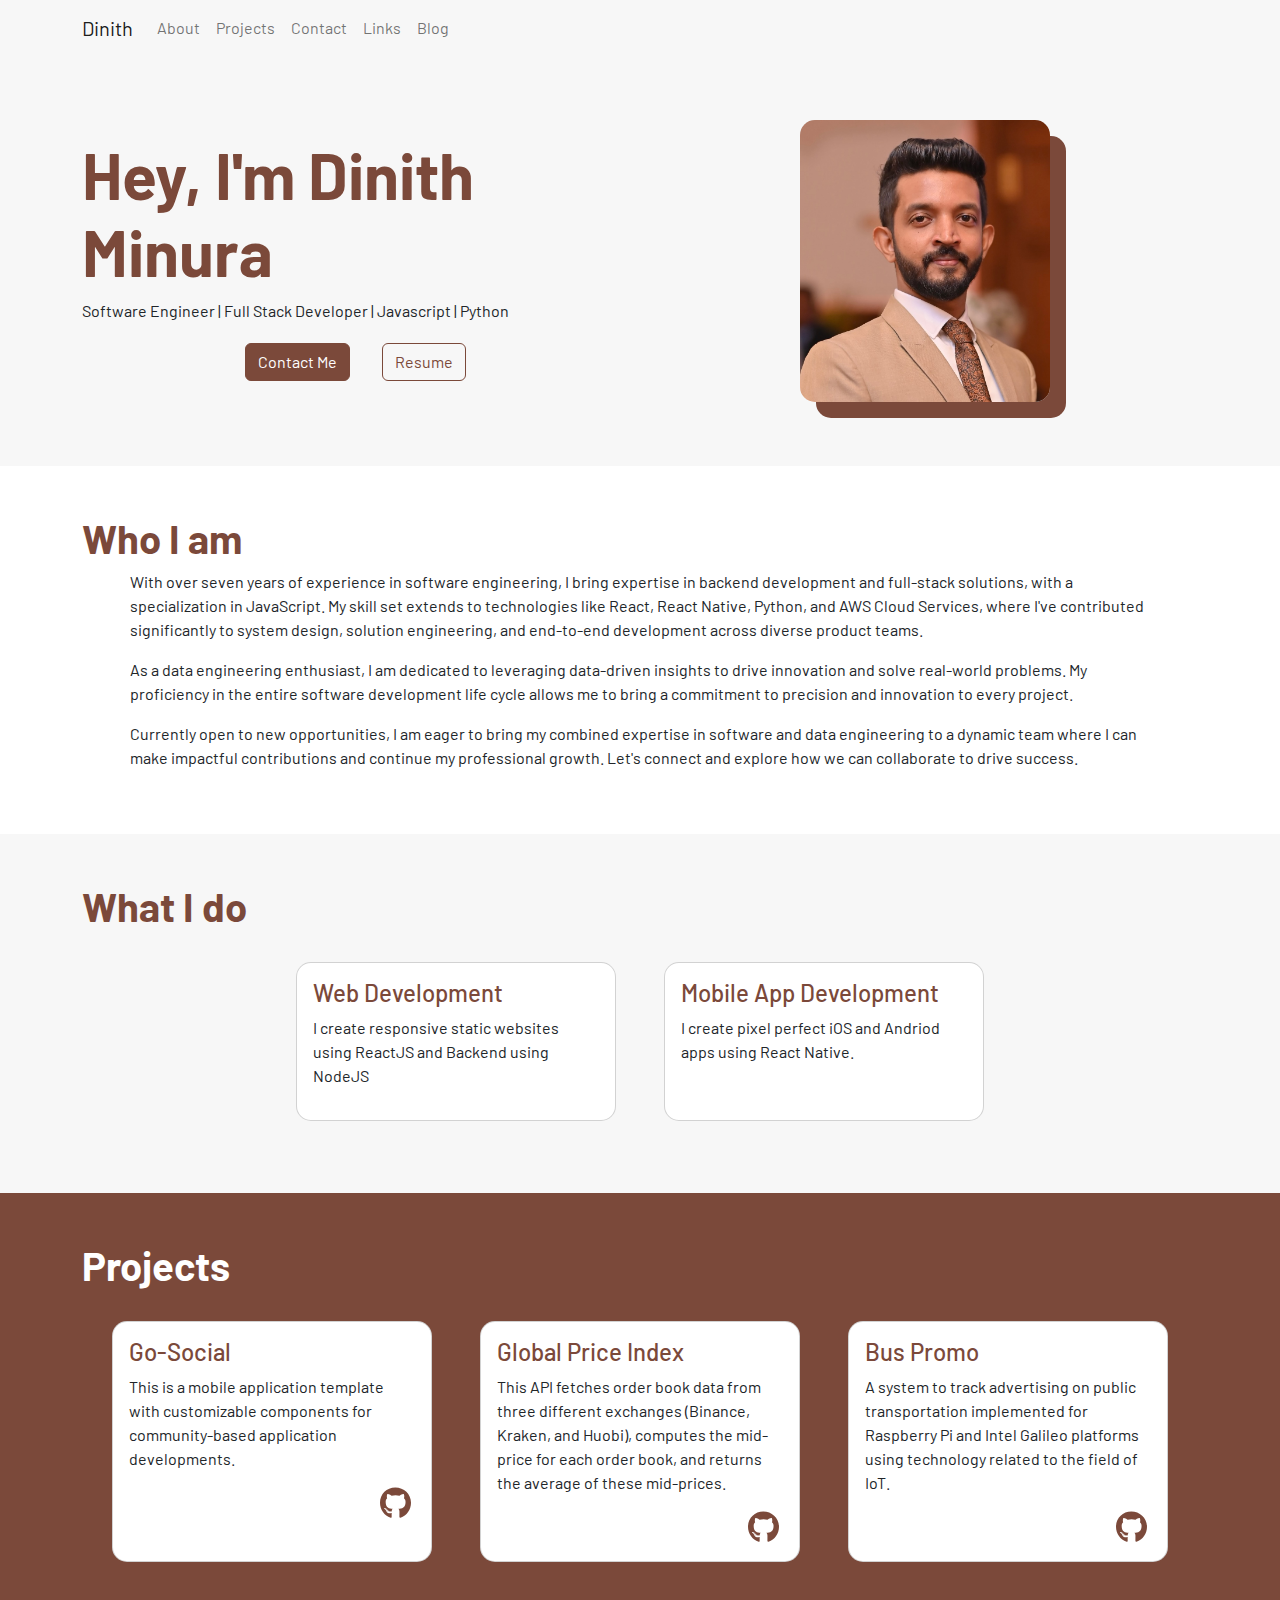
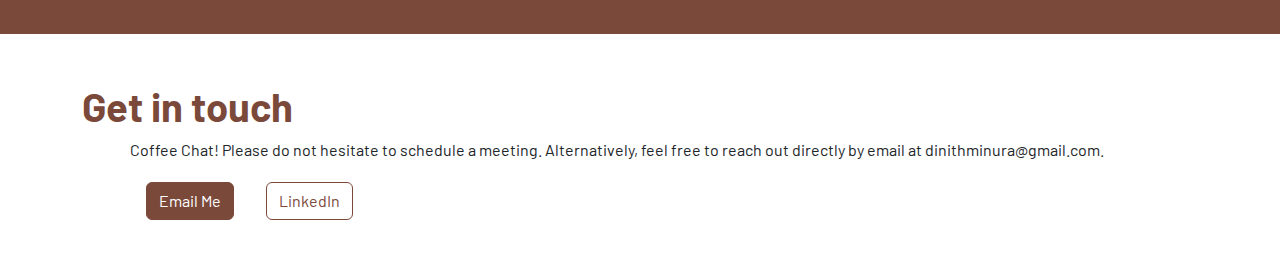
<file: index.html>
<!DOCTYPE html><html><head><meta charSet="utf-8"/><meta name="viewport" content="width=device-width"/><title>Dinith Minura | Software Engineer | Fullstack Developer | Javascript Developer | Python Developer</title><meta name="description" content="With over seven years of experience in software engineering, I bring expertise in backend development and full-stack solutions, with a specialization in JavaScript."/><meta property="og:title" content="Dinith Minura | Software Engineer | Fullstack Developer | Javascript Developer | Python Developer"/><meta property="og:description" content="With over seven years of experience in software engineering, I bring expertise in backend development and full-stack solutions, with a specialization in JavaScript."/><meta property="og:image" content="/_next/static/media/profile.14341834.png"/><meta property="og:type" content="website"/><meta name="next-head-count" content="8"/><link rel="preload" href="/_next/static/css/0b5ca2a7e9e6d7a9.css" as="style"/><link rel="stylesheet" href="/_next/static/css/0b5ca2a7e9e6d7a9.css" data-n-g=""/><noscript data-n-css=""></noscript><script defer="" nomodule="" src="/_next/static/chunks/polyfills-c67a75d1b6f99dc8.js"></script><script src="/_next/static/chunks/webpack-69bfa6990bb9e155.js" defer=""></script><script src="/_next/static/chunks/framework-7dc8a65f4a0cda33.js" defer=""></script><script src="/_next/static/chunks/main-84ef8f6faac559d3.js" defer=""></script><script src="/_next/static/chunks/pages/_app-29bc13de28cf3fe8.js" defer=""></script><script src="/_next/static/chunks/2cca2479-0b9010b19bee902e.js" defer=""></script><script src="/_next/static/chunks/574-2538001f65255a58.js" defer=""></script><script src="/_next/static/chunks/603-ee7dd379760e349b.js" defer=""></script><script src="/_next/static/chunks/pages/index-06a086036b3e01f0.js" defer=""></script><script src="/_next/static/Gk9K13MsJZjYcmPnKxmOG/_buildManifest.js" defer=""></script><script src="/_next/static/Gk9K13MsJZjYcmPnKxmOG/_ssgManifest.js" defer=""></script></head><body><div id="__next"><nav class="navbar navbar-expand-sm navbar-light bg-secondary"><div class="container"><a class="navbar-brand" href="/"><span class="">Dinith</span></a><button class="custom-toggler navbar-toggler" type="button" data-toggle="collapse" data-target="#navbarsExample09" aria-controls="navbarsExample09" aria-expanded="false" aria-label="Toggle navigation"><span class="navbar-toggler-icon"></span></button><div class="collapse navbar-collapse" id="navbarsExample09"><div class="navbar-nav"><a class="nav-link" href="/#about">About</a><a class="nav-link" href="/#projects">Projects</a><a class="nav-link" href="/#contact">Contact</a><a class="nav-link" href="/links">Links</a><a class="nav-link" href="https://medium.com/@dinithminura">Blog</a></div></div></div></nav><div class="bg-secondary py-5 px-5"><div class="container"><div class=" row align-items-center"><div class="col-sm-6"><h1 class="text-primary fw-bold display-3">Hey, I&#x27;m Dinith Minura</h1><p>Software Engineer | Full Stack Developer | Javascript | Python</p><div class="text-center"><a class="btn btn-primary my-1 mx-3" href="/#contact">Contact Me</a><a target="_blank" rel="noreferrer" class="btn btn-outline-primary my-1 mx-3" href="https://docs.google.com/document/d/1xnILFEW3gpZPU3tT-jciBJH4bbskQrbz/edit?usp=sharing&amp;ouid=106847210939603691464&amp;rtpof=true&amp;sd=true">Resume</a></div></div><div class="col-sm-6 text-center"><img class="img-fluid my-3 card-image" width="250" height="250" src="/_next/static/media/profile.14341834.png" alt="profile of hashirshoaeb"/></div></div></div></div><div id="about" class="bg-white py-5 px-5"><div class="container"><h1 class="text-primary fw-bold">Who I am</h1><div class="px-sm-5"><p>With over seven years of experience in software engineering, I bring expertise in backend development and full-stack solutions, with a specialization in JavaScript. My skill set extends to technologies like React, React Native, Python, and AWS Cloud Services, where I&#x27;ve contributed significantly to system design, solution engineering, and end-to-end development across diverse product teams.</p><p>As a data engineering enthusiast, I am dedicated to leveraging data-driven insights to drive innovation and solve real-world problems. My proficiency in the entire software development life cycle allows me to bring a commitment to precision and innovation to every project.</p><p>Currently open to new opportunities, I am eager to bring my combined expertise in software and data engineering to a dynamic team where I can make impactful contributions and continue my professional growth. Let&#x27;s connect and explore how we can collaborate to drive success.</p></div></div></div><div id="skills" class="bg-secondary py-5 px-5"><div class="container"><h1 class="text-primary fw-bold">What I do</h1><div class="d-flex flex-row flex-wrap justify-content-center"><div class="card py-3 px-3 mx-sm-4 my-4 card-work" style="width:20rem"><h4 class="text-primary">Web Development</h4><p class="text-dark">I create responsive static websites using ReactJS and Backend using NodeJS</p><div class="text-end"></div></div><div class="card py-3 px-3 mx-sm-4 my-4 card-work" style="width:20rem"><h4 class="text-primary">Mobile App Development</h4><p class="text-dark">I create pixel perfect iOS and Andriod apps using React Native.</p><div class="text-end"></div></div></div></div></div><div id="projects" class="bg-primary py-5 px-5"><div class="container"><h1 class="text-light fw-bold">Projects</h1><div class="d-flex flex-row flex-wrap justify-content-center"><div class="card py-3 px-3 mx-sm-4 my-4 card-work" style="width:20rem"><h4 class="text-primary">Go-Social</h4><p class="text-dark">This is a mobile application template with customizable components for community-based application developments.</p><div class="text-end"><a target="_blank" rel="noreferrer" href="https://github.com/scorelab/Go-social"><svg aria-hidden="true" focusable="false" data-prefix="fab" data-icon="github" class="svg-inline--fa fa-github fa-2x icon-style mx-1" role="img" xmlns="http://www.w3.org/2000/svg" viewBox="0 0 496 512"><path fill="currentColor" d="M165.9 397.4c0 2-2.3 3.6-5.2 3.6-3.3.3-5.6-1.3-5.6-3.6 0-2 2.3-3.6 5.2-3.6 3-.3 5.6 1.3 5.6 3.6zm-31.1-4.5c-.7 2 1.3 4.3 4.3 4.9 2.6 1 5.6 0 6.2-2s-1.3-4.3-4.3-5.2c-2.6-.7-5.5.3-6.2 2.3zm44.2-1.7c-2.9.7-4.9 2.6-4.6 4.9.3 2 2.9 3.3 5.9 2.6 2.9-.7 4.9-2.6 4.6-4.6-.3-1.9-3-3.2-5.9-2.9zM244.8 8C106.1 8 0 113.3 0 252c0 110.9 69.8 205.8 169.5 239.2 12.8 2.3 17.3-5.6 17.3-12.1 0-6.2-.3-40.4-.3-61.4 0 0-70 15-84.7-29.8 0 0-11.4-29.1-27.8-36.6 0 0-22.9-15.7 1.6-15.4 0 0 24.9 2 38.6 25.8 21.9 38.6 58.6 27.5 72.9 20.9 2.3-16 8.8-27.1 16-33.7-55.9-6.2-112.3-14.3-112.3-110.5 0-27.5 7.6-41.3 23.6-58.9-2.6-6.5-11.1-33.3 2.6-67.9 20.9-6.5 69 27 69 27 20-5.6 41.5-8.5 62.8-8.5s42.8 2.9 62.8 8.5c0 0 48.1-33.6 69-27 13.7 34.7 5.2 61.4 2.6 67.9 16 17.7 25.8 31.5 25.8 58.9 0 96.5-58.9 104.2-114.8 110.5 9.2 7.9 17 22.9 17 46.4 0 33.7-.3 75.4-.3 83.6 0 6.5 4.6 14.4 17.3 12.1C428.2 457.8 496 362.9 496 252 496 113.3 383.5 8 244.8 8zM97.2 352.9c-1.3 1-1 3.3.7 5.2 1.6 1.6 3.9 2.3 5.2 1 1.3-1 1-3.3-.7-5.2-1.6-1.6-3.9-2.3-5.2-1zm-10.8-8.1c-.7 1.3.3 2.9 2.3 3.9 1.6 1 3.6.7 4.3-.7.7-1.3-.3-2.9-2.3-3.9-2-.6-3.6-.3-4.3.7zm32.4 35.6c-1.6 1.3-1 4.3 1.3 6.2 2.3 2.3 5.2 2.6 6.5 1 1.3-1.3.7-4.3-1.3-6.2-2.2-2.3-5.2-2.6-6.5-1zm-11.4-14.7c-1.6 1-1.6 3.6 0 5.9 1.6 2.3 4.3 3.3 5.6 2.3 1.6-1.3 1.6-3.9 0-6.2-1.4-2.3-4-3.3-5.6-2z"></path></svg></a></div></div><div class="card py-3 px-3 mx-sm-4 my-4 card-work" style="width:20rem"><h4 class="text-primary">Global Price Index</h4><p class="text-dark">This API fetches order book data from three different exchanges (Binance, Kraken, and Huobi), computes the mid-price for each order book, and returns the average of these mid-prices.</p><div class="text-end"><a target="_blank" rel="noreferrer" href="https://github.com/dinithminura/crypto-mid-price"><svg aria-hidden="true" focusable="false" data-prefix="fab" data-icon="github" class="svg-inline--fa fa-github fa-2x icon-style mx-1" role="img" xmlns="http://www.w3.org/2000/svg" viewBox="0 0 496 512"><path fill="currentColor" d="M165.9 397.4c0 2-2.3 3.6-5.2 3.6-3.3.3-5.6-1.3-5.6-3.6 0-2 2.3-3.6 5.2-3.6 3-.3 5.6 1.3 5.6 3.6zm-31.1-4.5c-.7 2 1.3 4.3 4.3 4.9 2.6 1 5.6 0 6.2-2s-1.3-4.3-4.3-5.2c-2.6-.7-5.5.3-6.2 2.3zm44.2-1.7c-2.9.7-4.9 2.6-4.6 4.9.3 2 2.9 3.3 5.9 2.6 2.9-.7 4.9-2.6 4.6-4.6-.3-1.9-3-3.2-5.9-2.9zM244.8 8C106.1 8 0 113.3 0 252c0 110.9 69.8 205.8 169.5 239.2 12.8 2.3 17.3-5.6 17.3-12.1 0-6.2-.3-40.4-.3-61.4 0 0-70 15-84.7-29.8 0 0-11.4-29.1-27.8-36.6 0 0-22.9-15.7 1.6-15.4 0 0 24.9 2 38.6 25.8 21.9 38.6 58.6 27.5 72.9 20.9 2.3-16 8.8-27.1 16-33.7-55.9-6.2-112.3-14.3-112.3-110.5 0-27.5 7.6-41.3 23.6-58.9-2.6-6.5-11.1-33.3 2.6-67.9 20.9-6.5 69 27 69 27 20-5.6 41.5-8.5 62.8-8.5s42.8 2.9 62.8 8.5c0 0 48.1-33.6 69-27 13.7 34.7 5.2 61.4 2.6 67.9 16 17.7 25.8 31.5 25.8 58.9 0 96.5-58.9 104.2-114.8 110.5 9.2 7.9 17 22.9 17 46.4 0 33.7-.3 75.4-.3 83.6 0 6.5 4.6 14.4 17.3 12.1C428.2 457.8 496 362.9 496 252 496 113.3 383.5 8 244.8 8zM97.2 352.9c-1.3 1-1 3.3.7 5.2 1.6 1.6 3.9 2.3 5.2 1 1.3-1 1-3.3-.7-5.2-1.6-1.6-3.9-2.3-5.2-1zm-10.8-8.1c-.7 1.3.3 2.9 2.3 3.9 1.6 1 3.6.7 4.3-.7.7-1.3-.3-2.9-2.3-3.9-2-.6-3.6-.3-4.3.7zm32.4 35.6c-1.6 1.3-1 4.3 1.3 6.2 2.3 2.3 5.2 2.6 6.5 1 1.3-1.3.7-4.3-1.3-6.2-2.2-2.3-5.2-2.6-6.5-1zm-11.4-14.7c-1.6 1-1.6 3.6 0 5.9 1.6 2.3 4.3 3.3 5.6 2.3 1.6-1.3 1.6-3.9 0-6.2-1.4-2.3-4-3.3-5.6-2z"></path></svg></a></div></div><div class="card py-3 px-3 mx-sm-4 my-4 card-work" style="width:20rem"><h4 class="text-primary">Bus Promo</h4><p class="text-dark">A system to track advertising on public transportation implemented for Raspberry Pi and Intel Galileo platforms using technology related to the field of IoT.</p><div class="text-end"><a target="_blank" rel="noreferrer" href="/"><svg aria-hidden="true" focusable="false" data-prefix="fab" data-icon="github" class="svg-inline--fa fa-github fa-2x icon-style mx-1" role="img" xmlns="http://www.w3.org/2000/svg" viewBox="0 0 496 512"><path fill="currentColor" d="M165.9 397.4c0 2-2.3 3.6-5.2 3.6-3.3.3-5.6-1.3-5.6-3.6 0-2 2.3-3.6 5.2-3.6 3-.3 5.6 1.3 5.6 3.6zm-31.1-4.5c-.7 2 1.3 4.3 4.3 4.9 2.6 1 5.6 0 6.2-2s-1.3-4.3-4.3-5.2c-2.6-.7-5.5.3-6.2 2.3zm44.2-1.7c-2.9.7-4.9 2.6-4.6 4.9.3 2 2.9 3.3 5.9 2.6 2.9-.7 4.9-2.6 4.6-4.6-.3-1.9-3-3.2-5.9-2.9zM244.8 8C106.1 8 0 113.3 0 252c0 110.9 69.8 205.8 169.5 239.2 12.8 2.3 17.3-5.6 17.3-12.1 0-6.2-.3-40.4-.3-61.4 0 0-70 15-84.7-29.8 0 0-11.4-29.1-27.8-36.6 0 0-22.9-15.7 1.6-15.4 0 0 24.9 2 38.6 25.8 21.9 38.6 58.6 27.5 72.9 20.9 2.3-16 8.8-27.1 16-33.7-55.9-6.2-112.3-14.3-112.3-110.5 0-27.5 7.6-41.3 23.6-58.9-2.6-6.5-11.1-33.3 2.6-67.9 20.9-6.5 69 27 69 27 20-5.6 41.5-8.5 62.8-8.5s42.8 2.9 62.8 8.5c0 0 48.1-33.6 69-27 13.7 34.7 5.2 61.4 2.6 67.9 16 17.7 25.8 31.5 25.8 58.9 0 96.5-58.9 104.2-114.8 110.5 9.2 7.9 17 22.9 17 46.4 0 33.7-.3 75.4-.3 83.6 0 6.5 4.6 14.4 17.3 12.1C428.2 457.8 496 362.9 496 252 496 113.3 383.5 8 244.8 8zM97.2 352.9c-1.3 1-1 3.3.7 5.2 1.6 1.6 3.9 2.3 5.2 1 1.3-1 1-3.3-.7-5.2-1.6-1.6-3.9-2.3-5.2-1zm-10.8-8.1c-.7 1.3.3 2.9 2.3 3.9 1.6 1 3.6.7 4.3-.7.7-1.3-.3-2.9-2.3-3.9-2-.6-3.6-.3-4.3.7zm32.4 35.6c-1.6 1.3-1 4.3 1.3 6.2 2.3 2.3 5.2 2.6 6.5 1 1.3-1.3.7-4.3-1.3-6.2-2.2-2.3-5.2-2.6-6.5-1zm-11.4-14.7c-1.6 1-1.6 3.6 0 5.9 1.6 2.3 4.3 3.3 5.6 2.3 1.6-1.3 1.6-3.9 0-6.2-1.4-2.3-4-3.3-5.6-2z"></path></svg></a></div></div></div></div></div><div id="contact" class="bg-white py-5 px-5"><div class="container"><h1 class="text-primary fw-bold">Get in touch</h1><div class="px-sm-5"><p>Coffee Chat! Please do not hesitate to schedule a meeting. Alternatively, feel free to reach out directly by email at dinithminura@gmail.com.</p><div class=""><a class="btn btn-primary my-1 mx-3" href="mailto:dinithminura@gmail.com">Email Me</a><a class="btn btn-outline-primary my-1 mx-3" href="https://www.linkedin.com/in/dinithminura/">LinkedIn</a></div></div></div></div></div><script id="__NEXT_DATA__" type="application/json">{"props":{"pageProps":{}},"page":"/","query":{},"buildId":"Gk9K13MsJZjYcmPnKxmOG","nextExport":true,"autoExport":true,"isFallback":false,"scriptLoader":[]}</script></body></html>
</file>
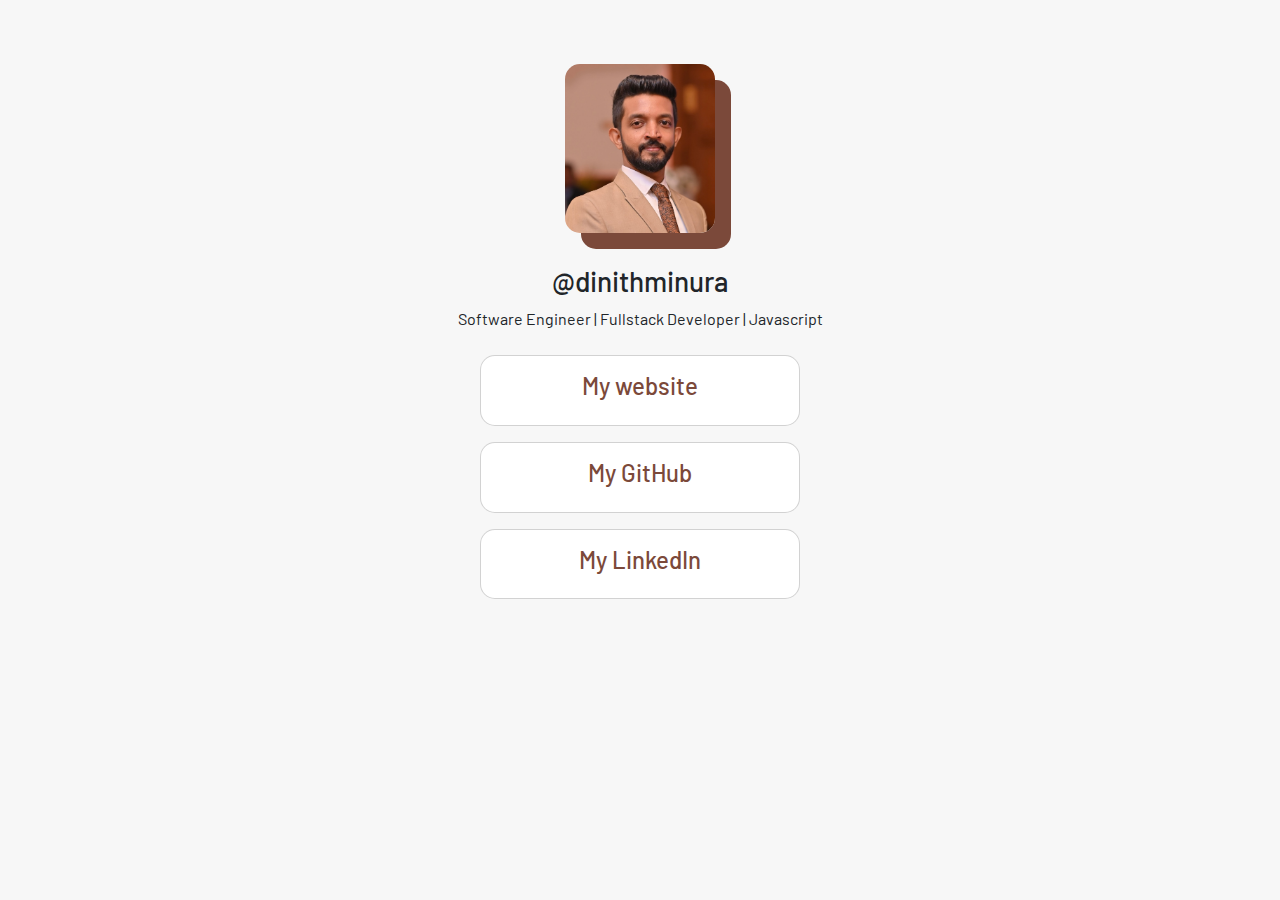
<file: links.html>
<!DOCTYPE html><html><head><meta charSet="utf-8"/><meta name="viewport" content="width=device-width"/><title>Dinith Minura | Software Engineer | Fullstack Developer | Javascript Developer | Python Developer</title><meta name="description" content="With over seven years of experience in software engineering, I bring expertise in backend development and full-stack solutions, with a specialization in JavaScript."/><meta property="og:title" content="Dinith Minura | Software Engineer | Fullstack Developer | Javascript Developer | Python Developer"/><meta property="og:description" content="With over seven years of experience in software engineering, I bring expertise in backend development and full-stack solutions, with a specialization in JavaScript."/><meta property="og:image" content="/_next/static/media/profile.14341834.png"/><meta property="og:type" content="website"/><meta name="next-head-count" content="8"/><link rel="preload" href="/_next/static/css/0b5ca2a7e9e6d7a9.css" as="style"/><link rel="stylesheet" href="/_next/static/css/0b5ca2a7e9e6d7a9.css" data-n-g=""/><noscript data-n-css=""></noscript><script defer="" nomodule="" src="/_next/static/chunks/polyfills-c67a75d1b6f99dc8.js"></script><script src="/_next/static/chunks/webpack-69bfa6990bb9e155.js" defer=""></script><script src="/_next/static/chunks/framework-7dc8a65f4a0cda33.js" defer=""></script><script src="/_next/static/chunks/main-84ef8f6faac559d3.js" defer=""></script><script src="/_next/static/chunks/pages/_app-29bc13de28cf3fe8.js" defer=""></script><script src="/_next/static/chunks/2cca2479-0b9010b19bee902e.js" defer=""></script><script src="/_next/static/chunks/574-2538001f65255a58.js" defer=""></script><script src="/_next/static/chunks/pages/links-f5555ee906097fdf.js" defer=""></script><script src="/_next/static/Gk9K13MsJZjYcmPnKxmOG/_buildManifest.js" defer=""></script><script src="/_next/static/Gk9K13MsJZjYcmPnKxmOG/_ssgManifest.js" defer=""></script></head><body><div id="__next"><div class="d-flex flex-column justify-content-between bg-secondary min-vh-100"><div class="py-5 px-5 container text-center"><img class="img-fluid my-3 card-image" width="150" height="150" src="/_next/static/media/profile.14341834.png" alt="profile of hashirshoaeb"/><h3 class="mt-3">@dinithminura</h3><p>Software Engineer | Fullstack Developer | Javascript</p><div class="row justify-content-center"><div class="card card-work mx-sm-4 my-2" style="width:20rem"><a target="_blank" rel="noreferrer" href="/links"><h4 class="text-primary py-3 px-3">My website</h4></a></div></div><div class="row justify-content-center"><div class="card card-work mx-sm-4 my-2" style="width:20rem"><a target="_blank" rel="noreferrer" href="https://github.com/dinithminura/"><h4 class="text-primary py-3 px-3">My GitHub</h4></a></div></div><div class="row justify-content-center"><div class="card card-work mx-sm-4 my-2" style="width:20rem"><a target="_blank" rel="noreferrer" href="https://www.linkedin.com/in/dinithminura/"><h4 class="text-primary py-3 px-3">My LinkedIn</h4></a></div></div></div></div></div><script id="__NEXT_DATA__" type="application/json">{"props":{"pageProps":{}},"page":"/links","query":{},"buildId":"Gk9K13MsJZjYcmPnKxmOG","nextExport":true,"autoExport":true,"isFallback":false,"scriptLoader":[]}</script></body></html>
</file>
<file: _next/static/css/0b5ca2a7e9e6d7a9.css>
@import"https://fonts.googleapis.com/css2?family=Barlow:wght@400;700&display=swap";:root{--bs-blue:#0d6efd;--bs-indigo:#6610f2;--bs-purple:#6f42c1;--bs-pink:#d63384;--bs-red:#dc3545;--bs-orange:#fd7e14;--bs-yellow:#ffc107;--bs-green:#198754;--bs-teal:#20c997;--bs-cyan:#0dcaf0;--bs-black:#000;--bs-white:#fff;--bs-gray:#6c757d;--bs-gray-dark:#343a40;--bs-gray-100:#f8f9fa;--bs-gray-200:#e9ecef;--bs-gray-300:#dee2e6;--bs-gray-400:#ced4da;--bs-gray-500:#adb5bd;--bs-gray-600:#6c757d;--bs-gray-700:#495057;--bs-gray-800:#343a40;--bs-gray-900:#212529;--bs-primary:#7b493a;--bs-secondary:#f7f7f7;--bs-success:#198754;--bs-info:#0dcaf0;--bs-warning:#ffc107;--bs-danger:#dc3545;--bs-light:#fff;--bs-dark:#212529;--bs-primary-rgb:123,73,58;--bs-secondary-rgb:247,247,247;--bs-success-rgb:25,135,84;--bs-info-rgb:13,202,240;--bs-warning-rgb:255,193,7;--bs-danger-rgb:220,53,69;--bs-light-rgb:255,255,255;--bs-dark-rgb:33,37,41;--bs-white-rgb:255,255,255;--bs-black-rgb:0,0,0;--bs-body-color-rgb:33,37,41;--bs-body-bg-rgb:255,255,255;--bs-font-sans-serif:-apple-system,"Barlow",sans-serif,"Apple Color Emoji","Segoe UI Emoji","Segoe UI Symbol","Noto Color Emoji";--bs-font-monospace:SFMono-Regular,Menlo,Monaco,Consolas,"Liberation Mono","Courier New",monospace;--bs-gradient:linear-gradient(180deg,hsla(0,0%,100%,.15),hsla(0,0%,100%,0));--bs-body-font-family:var(--bs-font-sans-serif);--bs-body-font-size:1rem;--bs-body-font-weight:400;--bs-body-line-height:1.5;--bs-body-color:#212529;--bs-body-bg:#fff;--bs-border-width:1px;--bs-border-style:solid;--bs-border-color:#dee2e6;--bs-border-color-translucent:rgba(0,0,0,.175);--bs-border-radius:0.375rem;--bs-border-radius-sm:0.25rem;--bs-border-radius-lg:0.5rem;--bs-border-radius-xl:1rem;--bs-border-radius-2xl:2rem;--bs-border-radius-pill:50rem;--bs-link-color:#7b493a;--bs-link-hover-color:#623a2e;--bs-code-color:#d63384;--bs-highlight-bg:#fff3cd}*,:after,:before{box-sizing:border-box}@media(prefers-reduced-motion:no-preference){:root{scroll-behavior:smooth}}body{font-family:var(--bs-body-font-family);font-size:var(--bs-body-font-size);font-weight:var(--bs-body-font-weight);line-height:var(--bs-body-line-height);color:var(--bs-body-color);text-align:var(--bs-body-text-align);background-color:var(--bs-body-bg);-webkit-text-size-adjust:100%;-webkit-tap-highlight-color:rgba(0,0,0,0)}hr{margin:1rem 0;color:inherit;border:0;border-top:1px solid;opacity:.25}.h1,.h2,.h3,.h4,.h5,.h6,h1,h2,h3,h4,h5,h6{margin-top:0;margin-bottom:.5rem;font-weight:500;line-height:1.2}.h1,h1{font-size:calc(1.375rem + 1.5vw)}@media(min-width:1200px){.h1,h1{font-size:2.5rem}}.h2,h2{font-size:calc(1.325rem + .9vw)}@media(min-width:1200px){.h2,h2{font-size:2rem}}.h3,h3{font-size:calc(1.3rem + .6vw)}@media(min-width:1200px){.h3,h3{font-size:1.75rem}}.h4,h4{font-size:calc(1.275rem + .3vw)}@media(min-width:1200px){.h4,h4{font-size:1.5rem}}.h5,h5{font-size:1.25rem}.h6,h6{font-size:1rem}p{margin-top:0;margin-bottom:1rem}abbr[title]{-webkit-text-decoration:underline dotted;text-decoration:underline dotted;cursor:help;-webkit-text-decoration-skip-ink:none;text-decoration-skip-ink:none}address{margin-bottom:1rem;font-style:normal;line-height:inherit}ol,ul{padding-left:2rem}dl,ol,ul{margin-top:0;margin-bottom:1rem}ol ol,ol ul,ul ol,ul ul{margin-bottom:0}dt{font-weight:700}dd{margin-bottom:.5rem;margin-left:0}blockquote{margin:0 0 1rem}b,strong{font-weight:bolder}.small,small{font-size:.875em}.mark,mark{padding:.1875em;background-color:var(--bs-highlight-bg)}sub,sup{position:relative;font-size:.75em;line-height:0;vertical-align:baseline}sub{bottom:-.25em}sup{top:-.5em}a{color:var(--bs-link-color);text-decoration:underline}a:hover{color:var(--bs-link-hover-color)}a:not([href]):not([class]),a:not([href]):not([class]):hover{color:inherit;text-decoration:none}code,kbd,pre,samp{font-family:var(--bs-font-monospace);font-size:1em}pre{display:block;margin-top:0;margin-bottom:1rem;overflow:auto;font-size:.875em}pre code{font-size:inherit;color:inherit;word-break:normal}code{font-size:.875em;color:var(--bs-code-color);word-wrap:break-word}a>code{color:inherit}kbd{padding:.1875rem .375rem;font-size:.875em;color:var(--bs-body-bg);background-color:var(--bs-body-color);border-radius:.25rem}kbd kbd{padding:0;font-size:1em}figure{margin:0 0 1rem}img,svg{vertical-align:middle}table{caption-side:bottom;border-collapse:collapse}caption{padding-top:.5rem;padding-bottom:.5rem;color:#6c757d;text-align:left}th{text-align:inherit;text-align:-webkit-match-parent}tbody,td,tfoot,th,thead,tr{border:0 solid;border-color:inherit}label{display:inline-block}button{border-radius:0}button:focus:not(:focus-visible){outline:0}button,input,optgroup,select,textarea{margin:0;font-family:inherit;font-size:inherit;line-height:inherit}button,select{text-transform:none}[role=button]{cursor:pointer}select{word-wrap:normal}select:disabled{opacity:1}[list]:not([type=date]):not([type=datetime-local]):not([type=month]):not([type=week]):not([type=time])::-webkit-calendar-picker-indicator{display:none!important}[type=button],[type=reset],[type=submit],button{-webkit-appearance:button}[type=button]:not(:disabled),[type=reset]:not(:disabled),[type=submit]:not(:disabled),button:not(:disabled){cursor:pointer}::-moz-focus-inner{padding:0;border-style:none}textarea{resize:vertical}fieldset{min-width:0;padding:0;margin:0;border:0}legend{float:left;width:100%;padding:0;margin-bottom:.5rem;font-size:calc(1.275rem + .3vw);line-height:inherit}@media(min-width:1200px){legend{font-size:1.5rem}}legend+*{clear:left}::-webkit-datetime-edit-day-field,::-webkit-datetime-edit-fields-wrapper,::-webkit-datetime-edit-hour-field,::-webkit-datetime-edit-minute,::-webkit-datetime-edit-month-field,::-webkit-datetime-edit-text,::-webkit-datetime-edit-year-field{padding:0}::-webkit-inner-spin-button{height:auto}[type=search]{outline-offset:-2px;-webkit-appearance:textfield}::-webkit-search-decoration{-webkit-appearance:none}::-webkit-color-swatch-wrapper{padding:0}::-webkit-file-upload-button{font:inherit;-webkit-appearance:button}::file-selector-button{font:inherit;-webkit-appearance:button}output{display:inline-block}iframe{border:0}summary{display:list-item;cursor:pointer}progress{vertical-align:baseline}[hidden]{display:none!important}.lead{font-size:1.25rem;font-weight:300}.display-1{font-size:calc(1.625rem + 4.5vw);font-weight:300;line-height:1.2}@media(min-width:1200px){.display-1{font-size:5rem}}.display-2{font-size:calc(1.575rem + 3.9vw);font-weight:300;line-height:1.2}@media(min-width:1200px){.display-2{font-size:4.5rem}}.display-3{font-size:calc(1.525rem + 3.3vw);font-weight:300;line-height:1.2}@media(min-width:1200px){.display-3{font-size:4rem}}.display-4{font-size:calc(1.475rem + 2.7vw);font-weight:300;line-height:1.2}@media(min-width:1200px){.display-4{font-size:3.5rem}}.display-5{font-size:calc(1.425rem + 2.1vw);font-weight:300;line-height:1.2}@media(min-width:1200px){.display-5{font-size:3rem}}.display-6{font-size:calc(1.375rem + 1.5vw);font-weight:300;line-height:1.2}@media(min-width:1200px){.display-6{font-size:2.5rem}}.list-inline,.list-unstyled{padding-left:0;list-style:none}.list-inline-item{display:inline-block}.list-inline-item:not(:last-child){margin-right:.5rem}.initialism{font-size:.875em;text-transform:uppercase}.blockquote{margin-bottom:1rem;font-size:1.25rem}.blockquote>:last-child{margin-bottom:0}.blockquote-footer{margin-top:-1rem;margin-bottom:1rem;font-size:.875em;color:#6c757d}.blockquote-footer:before{content:"— "}.img-fluid,.img-thumbnail{max-width:100%;height:auto}.img-thumbnail{padding:.25rem;background-color:#fff;border:1px solid var(--bs-border-color);border-radius:.375rem}.figure{display:inline-block}.figure-img{margin-bottom:.5rem;line-height:1}.figure-caption{font-size:.875em;color:#6c757d}.container,.container-fluid,.container-lg,.container-md,.container-sm,.container-xl,.container-xxl{--bs-gutter-x:1.5rem;--bs-gutter-y:0;width:100%;padding-right:calc(var(--bs-gutter-x)*.5);padding-left:calc(var(--bs-gutter-x)*.5);margin-right:auto;margin-left:auto}@media(min-width:576px){.container,.container-sm{max-width:540px}}@media(min-width:768px){.container,.container-md,.container-sm{max-width:720px}}@media(min-width:992px){.container,.container-lg,.container-md,.container-sm{max-width:960px}}@media(min-width:1200px){.container,.container-lg,.container-md,.container-sm,.container-xl{max-width:1140px}}@media(min-width:1400px){.container,.container-lg,.container-md,.container-sm,.container-xl,.container-xxl{max-width:1320px}}.row{--bs-gutter-x:1.5rem;--bs-gutter-y:0;display:flex;flex-wrap:wrap;margin-top:calc(-1*var(--bs-gutter-y));margin-right:calc(-.5*var(--bs-gutter-x));margin-left:calc(-.5*var(--bs-gutter-x))}.row>*{flex-shrink:0;width:100%;max-width:100%;padding-right:calc(var(--bs-gutter-x)*.5);padding-left:calc(var(--bs-gutter-x)*.5);margin-top:var(--bs-gutter-y)}.col{flex:1 0}.row-cols-auto>*{flex:0 0 auto;width:auto}.row-cols-1>*{flex:0 0 auto;width:100%}.row-cols-2>*{flex:0 0 auto;width:50%}.row-cols-3>*{flex:0 0 auto;width:33.3333333333%}.row-cols-4>*{flex:0 0 auto;width:25%}.row-cols-5>*{flex:0 0 auto;width:20%}.row-cols-6>*{flex:0 0 auto;width:16.6666666667%}.col-auto{flex:0 0 auto;width:auto}.col-1{flex:0 0 auto;width:8.33333333%}.col-2{flex:0 0 auto;width:16.66666667%}.col-3{flex:0 0 auto;width:25%}.col-4{flex:0 0 auto;width:33.33333333%}.col-5{flex:0 0 auto;width:41.66666667%}.col-6{flex:0 0 auto;width:50%}.col-7{flex:0 0 auto;width:58.33333333%}.col-8{flex:0 0 auto;width:66.66666667%}.col-9{flex:0 0 auto;width:75%}.col-10{flex:0 0 auto;width:83.33333333%}.col-11{flex:0 0 auto;width:91.66666667%}.col-12{flex:0 0 auto;width:100%}.offset-1{margin-left:8.33333333%}.offset-2{margin-left:16.66666667%}.offset-3{margin-left:25%}.offset-4{margin-left:33.33333333%}.offset-5{margin-left:41.66666667%}.offset-6{margin-left:50%}.offset-7{margin-left:58.33333333%}.offset-8{margin-left:66.66666667%}.offset-9{margin-left:75%}.offset-10{margin-left:83.33333333%}.offset-11{margin-left:91.66666667%}.g-0,.gx-0{--bs-gutter-x:0}.g-0,.gy-0{--bs-gutter-y:0}.g-1,.gx-1{--bs-gutter-x:0.25rem}.g-1,.gy-1{--bs-gutter-y:0.25rem}.g-2,.gx-2{--bs-gutter-x:0.5rem}.g-2,.gy-2{--bs-gutter-y:0.5rem}.g-3,.gx-3{--bs-gutter-x:1rem}.g-3,.gy-3{--bs-gutter-y:1rem}.g-4,.gx-4{--bs-gutter-x:1.5rem}.g-4,.gy-4{--bs-gutter-y:1.5rem}.g-5,.gx-5{--bs-gutter-x:3rem}.g-5,.gy-5{--bs-gutter-y:3rem}@media(min-width:576px){.col-sm{flex:1 0}.row-cols-sm-auto>*{flex:0 0 auto;width:auto}.row-cols-sm-1>*{flex:0 0 auto;width:100%}.row-cols-sm-2>*{flex:0 0 auto;width:50%}.row-cols-sm-3>*{flex:0 0 auto;width:33.3333333333%}.row-cols-sm-4>*{flex:0 0 auto;width:25%}.row-cols-sm-5>*{flex:0 0 auto;width:20%}.row-cols-sm-6>*{flex:0 0 auto;width:16.6666666667%}.col-sm-auto{flex:0 0 auto;width:auto}.col-sm-1{flex:0 0 auto;width:8.33333333%}.col-sm-2{flex:0 0 auto;width:16.66666667%}.col-sm-3{flex:0 0 auto;width:25%}.col-sm-4{flex:0 0 auto;width:33.33333333%}.col-sm-5{flex:0 0 auto;width:41.66666667%}.col-sm-6{flex:0 0 auto;width:50%}.col-sm-7{flex:0 0 auto;width:58.33333333%}.col-sm-8{flex:0 0 auto;width:66.66666667%}.col-sm-9{flex:0 0 auto;width:75%}.col-sm-10{flex:0 0 auto;width:83.33333333%}.col-sm-11{flex:0 0 auto;width:91.66666667%}.col-sm-12{flex:0 0 auto;width:100%}.offset-sm-0{margin-left:0}.offset-sm-1{margin-left:8.33333333%}.offset-sm-2{margin-left:16.66666667%}.offset-sm-3{margin-left:25%}.offset-sm-4{margin-left:33.33333333%}.offset-sm-5{margin-left:41.66666667%}.offset-sm-6{margin-left:50%}.offset-sm-7{margin-left:58.33333333%}.offset-sm-8{margin-left:66.66666667%}.offset-sm-9{margin-left:75%}.offset-sm-10{margin-left:83.33333333%}.offset-sm-11{margin-left:91.66666667%}.g-sm-0,.gx-sm-0{--bs-gutter-x:0}.g-sm-0,.gy-sm-0{--bs-gutter-y:0}.g-sm-1,.gx-sm-1{--bs-gutter-x:0.25rem}.g-sm-1,.gy-sm-1{--bs-gutter-y:0.25rem}.g-sm-2,.gx-sm-2{--bs-gutter-x:0.5rem}.g-sm-2,.gy-sm-2{--bs-gutter-y:0.5rem}.g-sm-3,.gx-sm-3{--bs-gutter-x:1rem}.g-sm-3,.gy-sm-3{--bs-gutter-y:1rem}.g-sm-4,.gx-sm-4{--bs-gutter-x:1.5rem}.g-sm-4,.gy-sm-4{--bs-gutter-y:1.5rem}.g-sm-5,.gx-sm-5{--bs-gutter-x:3rem}.g-sm-5,.gy-sm-5{--bs-gutter-y:3rem}}@media(min-width:768px){.col-md{flex:1 0}.row-cols-md-auto>*{flex:0 0 auto;width:auto}.row-cols-md-1>*{flex:0 0 auto;width:100%}.row-cols-md-2>*{flex:0 0 auto;width:50%}.row-cols-md-3>*{flex:0 0 auto;width:33.3333333333%}.row-cols-md-4>*{flex:0 0 auto;width:25%}.row-cols-md-5>*{flex:0 0 auto;width:20%}.row-cols-md-6>*{flex:0 0 auto;width:16.6666666667%}.col-md-auto{flex:0 0 auto;width:auto}.col-md-1{flex:0 0 auto;width:8.33333333%}.col-md-2{flex:0 0 auto;width:16.66666667%}.col-md-3{flex:0 0 auto;width:25%}.col-md-4{flex:0 0 auto;width:33.33333333%}.col-md-5{flex:0 0 auto;width:41.66666667%}.col-md-6{flex:0 0 auto;width:50%}.col-md-7{flex:0 0 auto;width:58.33333333%}.col-md-8{flex:0 0 auto;width:66.66666667%}.col-md-9{flex:0 0 auto;width:75%}.col-md-10{flex:0 0 auto;width:83.33333333%}.col-md-11{flex:0 0 auto;width:91.66666667%}.col-md-12{flex:0 0 auto;width:100%}.offset-md-0{margin-left:0}.offset-md-1{margin-left:8.33333333%}.offset-md-2{margin-left:16.66666667%}.offset-md-3{margin-left:25%}.offset-md-4{margin-left:33.33333333%}.offset-md-5{margin-left:41.66666667%}.offset-md-6{margin-left:50%}.offset-md-7{margin-left:58.33333333%}.offset-md-8{margin-left:66.66666667%}.offset-md-9{margin-left:75%}.offset-md-10{margin-left:83.33333333%}.offset-md-11{margin-left:91.66666667%}.g-md-0,.gx-md-0{--bs-gutter-x:0}.g-md-0,.gy-md-0{--bs-gutter-y:0}.g-md-1,.gx-md-1{--bs-gutter-x:0.25rem}.g-md-1,.gy-md-1{--bs-gutter-y:0.25rem}.g-md-2,.gx-md-2{--bs-gutter-x:0.5rem}.g-md-2,.gy-md-2{--bs-gutter-y:0.5rem}.g-md-3,.gx-md-3{--bs-gutter-x:1rem}.g-md-3,.gy-md-3{--bs-gutter-y:1rem}.g-md-4,.gx-md-4{--bs-gutter-x:1.5rem}.g-md-4,.gy-md-4{--bs-gutter-y:1.5rem}.g-md-5,.gx-md-5{--bs-gutter-x:3rem}.g-md-5,.gy-md-5{--bs-gutter-y:3rem}}@media(min-width:992px){.col-lg{flex:1 0}.row-cols-lg-auto>*{flex:0 0 auto;width:auto}.row-cols-lg-1>*{flex:0 0 auto;width:100%}.row-cols-lg-2>*{flex:0 0 auto;width:50%}.row-cols-lg-3>*{flex:0 0 auto;width:33.3333333333%}.row-cols-lg-4>*{flex:0 0 auto;width:25%}.row-cols-lg-5>*{flex:0 0 auto;width:20%}.row-cols-lg-6>*{flex:0 0 auto;width:16.6666666667%}.col-lg-auto{flex:0 0 auto;width:auto}.col-lg-1{flex:0 0 auto;width:8.33333333%}.col-lg-2{flex:0 0 auto;width:16.66666667%}.col-lg-3{flex:0 0 auto;width:25%}.col-lg-4{flex:0 0 auto;width:33.33333333%}.col-lg-5{flex:0 0 auto;width:41.66666667%}.col-lg-6{flex:0 0 auto;width:50%}.col-lg-7{flex:0 0 auto;width:58.33333333%}.col-lg-8{flex:0 0 auto;width:66.66666667%}.col-lg-9{flex:0 0 auto;width:75%}.col-lg-10{flex:0 0 auto;width:83.33333333%}.col-lg-11{flex:0 0 auto;width:91.66666667%}.col-lg-12{flex:0 0 auto;width:100%}.offset-lg-0{margin-left:0}.offset-lg-1{margin-left:8.33333333%}.offset-lg-2{margin-left:16.66666667%}.offset-lg-3{margin-left:25%}.offset-lg-4{margin-left:33.33333333%}.offset-lg-5{margin-left:41.66666667%}.offset-lg-6{margin-left:50%}.offset-lg-7{margin-left:58.33333333%}.offset-lg-8{margin-left:66.66666667%}.offset-lg-9{margin-left:75%}.offset-lg-10{margin-left:83.33333333%}.offset-lg-11{margin-left:91.66666667%}.g-lg-0,.gx-lg-0{--bs-gutter-x:0}.g-lg-0,.gy-lg-0{--bs-gutter-y:0}.g-lg-1,.gx-lg-1{--bs-gutter-x:0.25rem}.g-lg-1,.gy-lg-1{--bs-gutter-y:0.25rem}.g-lg-2,.gx-lg-2{--bs-gutter-x:0.5rem}.g-lg-2,.gy-lg-2{--bs-gutter-y:0.5rem}.g-lg-3,.gx-lg-3{--bs-gutter-x:1rem}.g-lg-3,.gy-lg-3{--bs-gutter-y:1rem}.g-lg-4,.gx-lg-4{--bs-gutter-x:1.5rem}.g-lg-4,.gy-lg-4{--bs-gutter-y:1.5rem}.g-lg-5,.gx-lg-5{--bs-gutter-x:3rem}.g-lg-5,.gy-lg-5{--bs-gutter-y:3rem}}@media(min-width:1200px){.col-xl{flex:1 0}.row-cols-xl-auto>*{flex:0 0 auto;width:auto}.row-cols-xl-1>*{flex:0 0 auto;width:100%}.row-cols-xl-2>*{flex:0 0 auto;width:50%}.row-cols-xl-3>*{flex:0 0 auto;width:33.3333333333%}.row-cols-xl-4>*{flex:0 0 auto;width:25%}.row-cols-xl-5>*{flex:0 0 auto;width:20%}.row-cols-xl-6>*{flex:0 0 auto;width:16.6666666667%}.col-xl-auto{flex:0 0 auto;width:auto}.col-xl-1{flex:0 0 auto;width:8.33333333%}.col-xl-2{flex:0 0 auto;width:16.66666667%}.col-xl-3{flex:0 0 auto;width:25%}.col-xl-4{flex:0 0 auto;width:33.33333333%}.col-xl-5{flex:0 0 auto;width:41.66666667%}.col-xl-6{flex:0 0 auto;width:50%}.col-xl-7{flex:0 0 auto;width:58.33333333%}.col-xl-8{flex:0 0 auto;width:66.66666667%}.col-xl-9{flex:0 0 auto;width:75%}.col-xl-10{flex:0 0 auto;width:83.33333333%}.col-xl-11{flex:0 0 auto;width:91.66666667%}.col-xl-12{flex:0 0 auto;width:100%}.offset-xl-0{margin-left:0}.offset-xl-1{margin-left:8.33333333%}.offset-xl-2{margin-left:16.66666667%}.offset-xl-3{margin-left:25%}.offset-xl-4{margin-left:33.33333333%}.offset-xl-5{margin-left:41.66666667%}.offset-xl-6{margin-left:50%}.offset-xl-7{margin-left:58.33333333%}.offset-xl-8{margin-left:66.66666667%}.offset-xl-9{margin-left:75%}.offset-xl-10{margin-left:83.33333333%}.offset-xl-11{margin-left:91.66666667%}.g-xl-0,.gx-xl-0{--bs-gutter-x:0}.g-xl-0,.gy-xl-0{--bs-gutter-y:0}.g-xl-1,.gx-xl-1{--bs-gutter-x:0.25rem}.g-xl-1,.gy-xl-1{--bs-gutter-y:0.25rem}.g-xl-2,.gx-xl-2{--bs-gutter-x:0.5rem}.g-xl-2,.gy-xl-2{--bs-gutter-y:0.5rem}.g-xl-3,.gx-xl-3{--bs-gutter-x:1rem}.g-xl-3,.gy-xl-3{--bs-gutter-y:1rem}.g-xl-4,.gx-xl-4{--bs-gutter-x:1.5rem}.g-xl-4,.gy-xl-4{--bs-gutter-y:1.5rem}.g-xl-5,.gx-xl-5{--bs-gutter-x:3rem}.g-xl-5,.gy-xl-5{--bs-gutter-y:3rem}}@media(min-width:1400px){.col-xxl{flex:1 0}.row-cols-xxl-auto>*{flex:0 0 auto;width:auto}.row-cols-xxl-1>*{flex:0 0 auto;width:100%}.row-cols-xxl-2>*{flex:0 0 auto;width:50%}.row-cols-xxl-3>*{flex:0 0 auto;width:33.3333333333%}.row-cols-xxl-4>*{flex:0 0 auto;width:25%}.row-cols-xxl-5>*{flex:0 0 auto;width:20%}.row-cols-xxl-6>*{flex:0 0 auto;width:16.6666666667%}.col-xxl-auto{flex:0 0 auto;width:auto}.col-xxl-1{flex:0 0 auto;width:8.33333333%}.col-xxl-2{flex:0 0 auto;width:16.66666667%}.col-xxl-3{flex:0 0 auto;width:25%}.col-xxl-4{flex:0 0 auto;width:33.33333333%}.col-xxl-5{flex:0 0 auto;width:41.66666667%}.col-xxl-6{flex:0 0 auto;width:50%}.col-xxl-7{flex:0 0 auto;width:58.33333333%}.col-xxl-8{flex:0 0 auto;width:66.66666667%}.col-xxl-9{flex:0 0 auto;width:75%}.col-xxl-10{flex:0 0 auto;width:83.33333333%}.col-xxl-11{flex:0 0 auto;width:91.66666667%}.col-xxl-12{flex:0 0 auto;width:100%}.offset-xxl-0{margin-left:0}.offset-xxl-1{margin-left:8.33333333%}.offset-xxl-2{margin-left:16.66666667%}.offset-xxl-3{margin-left:25%}.offset-xxl-4{margin-left:33.33333333%}.offset-xxl-5{margin-left:41.66666667%}.offset-xxl-6{margin-left:50%}.offset-xxl-7{margin-left:58.33333333%}.offset-xxl-8{margin-left:66.66666667%}.offset-xxl-9{margin-left:75%}.offset-xxl-10{margin-left:83.33333333%}.offset-xxl-11{margin-left:91.66666667%}.g-xxl-0,.gx-xxl-0{--bs-gutter-x:0}.g-xxl-0,.gy-xxl-0{--bs-gutter-y:0}.g-xxl-1,.gx-xxl-1{--bs-gutter-x:0.25rem}.g-xxl-1,.gy-xxl-1{--bs-gutter-y:0.25rem}.g-xxl-2,.gx-xxl-2{--bs-gutter-x:0.5rem}.g-xxl-2,.gy-xxl-2{--bs-gutter-y:0.5rem}.g-xxl-3,.gx-xxl-3{--bs-gutter-x:1rem}.g-xxl-3,.gy-xxl-3{--bs-gutter-y:1rem}.g-xxl-4,.gx-xxl-4{--bs-gutter-x:1.5rem}.g-xxl-4,.gy-xxl-4{--bs-gutter-y:1.5rem}.g-xxl-5,.gx-xxl-5{--bs-gutter-x:3rem}.g-xxl-5,.gy-xxl-5{--bs-gutter-y:3rem}}.table{--bs-table-color:var(--bs-body-color);--bs-table-bg:transparent;--bs-table-border-color:var(--bs-border-color);--bs-table-accent-bg:transparent;--bs-table-striped-color:var(--bs-body-color);--bs-table-striped-bg:rgba(0,0,0,.05);--bs-table-active-color:var(--bs-body-color);--bs-table-active-bg:rgba(0,0,0,.1);--bs-table-hover-color:var(--bs-body-color);--bs-table-hover-bg:rgba(0,0,0,.075);width:100%;margin-bottom:1rem;color:var(--bs-table-color);vertical-align:top;border-color:var(--bs-table-border-color)}.table>:not(caption)>*>*{padding:.5rem;background-color:var(--bs-table-bg);border-bottom-width:1px;box-shadow:inset 0 0 0 9999px var(--bs-table-accent-bg)}.table>tbody{vertical-align:inherit}.table>thead{vertical-align:bottom}.table-group-divider{border-top:2px solid}.caption-top{caption-side:top}.table-sm>:not(caption)>*>*{padding:.25rem}.table-bordered>:not(caption)>*{border-width:1px 0}.table-bordered>:not(caption)>*>*{border-width:0 1px}.table-borderless>:not(caption)>*>*{border-bottom-width:0}.table-borderless>:not(:first-child){border-top-width:0}.table-striped-columns>:not(caption)>tr>:nth-child(2n),.table-striped>tbody>tr:nth-of-type(odd)>*{--bs-table-accent-bg:var(--bs-table-striped-bg);color:var(--bs-table-striped-color)}.table-active{--bs-table-accent-bg:var(--bs-table-active-bg);color:var(--bs-table-active-color)}.table-hover>tbody>tr:hover>*{--bs-table-accent-bg:var(--bs-table-hover-bg);color:var(--bs-table-hover-color)}.table-primary{--bs-table-color:#000;--bs-table-bg:#e5dbd8;--bs-table-border-color:#cec5c2;--bs-table-striped-bg:#dad0cd;--bs-table-striped-color:#000;--bs-table-active-bg:#cec5c2;--bs-table-active-color:#000;--bs-table-hover-bg:#d4cbc8;--bs-table-hover-color:#000}.table-primary,.table-secondary{color:var(--bs-table-color);border-color:var(--bs-table-border-color)}.table-secondary{--bs-table-color:#000;--bs-table-bg:#fdfdfd;--bs-table-border-color:#e4e4e4;--bs-table-striped-bg:#f0f0f0;--bs-table-striped-color:#000;--bs-table-active-bg:#e4e4e4;--bs-table-active-color:#000;--bs-table-hover-bg:#eaeaea;--bs-table-hover-color:#000}.table-success{--bs-table-color:#000;--bs-table-bg:#d1e7dd;--bs-table-border-color:#bcd0c7;--bs-table-striped-bg:#c7dbd2;--bs-table-striped-color:#000;--bs-table-active-bg:#bcd0c7;--bs-table-active-color:#000;--bs-table-hover-bg:#c1d6cc;--bs-table-hover-color:#000}.table-info,.table-success{color:var(--bs-table-color);border-color:var(--bs-table-border-color)}.table-info{--bs-table-color:#000;--bs-table-bg:#cff4fc;--bs-table-border-color:#badce3;--bs-table-striped-bg:#c5e8ef;--bs-table-striped-color:#000;--bs-table-active-bg:#badce3;--bs-table-active-color:#000;--bs-table-hover-bg:#bfe2e9;--bs-table-hover-color:#000}.table-warning{--bs-table-color:#000;--bs-table-bg:#fff3cd;--bs-table-border-color:#e6dbb9;--bs-table-striped-bg:#f2e7c3;--bs-table-striped-color:#000;--bs-table-active-bg:#e6dbb9;--bs-table-active-color:#000;--bs-table-hover-bg:#ece1be;--bs-table-hover-color:#000}.table-danger,.table-warning{color:var(--bs-table-color);border-color:var(--bs-table-border-color)}.table-danger{--bs-table-color:#000;--bs-table-bg:#f8d7da;--bs-table-border-color:#dfc2c4;--bs-table-striped-bg:#eccccf;--bs-table-striped-color:#000;--bs-table-active-bg:#dfc2c4;--bs-table-active-color:#000;--bs-table-hover-bg:#e5c7ca;--bs-table-hover-color:#000}.table-light{--bs-table-color:#000;--bs-table-bg:#fff;--bs-table-border-color:#e6e6e6;--bs-table-striped-bg:#f2f2f2;--bs-table-striped-color:#000;--bs-table-active-bg:#e6e6e6;--bs-table-active-color:#000;--bs-table-hover-bg:#ececec;--bs-table-hover-color:#000}.table-dark,.table-light{color:var(--bs-table-color);border-color:var(--bs-table-border-color)}.table-dark{--bs-table-color:#fff;--bs-table-bg:#212529;--bs-table-border-color:#373b3e;--bs-table-striped-bg:#2c3034;--bs-table-striped-color:#fff;--bs-table-active-bg:#373b3e;--bs-table-active-color:#fff;--bs-table-hover-bg:#323539;--bs-table-hover-color:#fff}.table-responsive{overflow-x:auto;-webkit-overflow-scrolling:touch}@media(max-width:575.98px){.table-responsive-sm{overflow-x:auto;-webkit-overflow-scrolling:touch}}@media(max-width:767.98px){.table-responsive-md{overflow-x:auto;-webkit-overflow-scrolling:touch}}@media(max-width:991.98px){.table-responsive-lg{overflow-x:auto;-webkit-overflow-scrolling:touch}}@media(max-width:1199.98px){.table-responsive-xl{overflow-x:auto;-webkit-overflow-scrolling:touch}}@media(max-width:1399.98px){.table-responsive-xxl{overflow-x:auto;-webkit-overflow-scrolling:touch}}.form-label{margin-bottom:.5rem}.col-form-label{padding-top:calc(.375rem + 1px);padding-bottom:calc(.375rem + 1px);margin-bottom:0;font-size:inherit;line-height:1.5}.col-form-label-lg{padding-top:calc(.5rem + 1px);padding-bottom:calc(.5rem + 1px);font-size:1.25rem}.col-form-label-sm{padding-top:calc(.25rem + 1px);padding-bottom:calc(.25rem + 1px);font-size:.875rem}.form-text{margin-top:.25rem;font-size:.875em;color:#6c757d}.form-control{display:block;width:100%;padding:.375rem .75rem;font-size:1rem;font-weight:400;line-height:1.5;color:#212529;background-color:#fff;background-clip:padding-box;border:1px solid #ced4da;-webkit-appearance:none;-moz-appearance:none;appearance:none;border-radius:.375rem;transition:border-color .15s ease-in-out,box-shadow .15s ease-in-out}@media(prefers-reduced-motion:reduce){.form-control{transition:none}}.form-control[type=file]{overflow:hidden}.form-control[type=file]:not(:disabled):not([readonly]){cursor:pointer}.form-control:focus{color:#212529;background-color:#fff;border-color:#bda49d;outline:0;box-shadow:0 0 0 .25rem rgba(123,73,58,.25)}.form-control::-webkit-date-and-time-value{height:1.5em}.form-control::-moz-placeholder{color:#6c757d;opacity:1}.form-control:-ms-input-placeholder{color:#6c757d;opacity:1}.form-control::placeholder{color:#6c757d;opacity:1}.form-control:disabled{background-color:#e9ecef;opacity:1}.form-control::-webkit-file-upload-button{padding:.375rem .75rem;margin:-.375rem -.75rem;-webkit-margin-end:.75rem;margin-inline-end:.75rem;color:#212529;background-color:#e9ecef;pointer-events:none;border:0 solid;border-color:inherit;border-inline-end-width:1px;border-radius:0;-webkit-transition:color .15s ease-in-out,background-color .15s ease-in-out,border-color .15s ease-in-out,box-shadow .15s ease-in-out;transition:color .15s ease-in-out,background-color .15s ease-in-out,border-color .15s ease-in-out,box-shadow .15s ease-in-out}.form-control::file-selector-button{padding:.375rem .75rem;margin:-.375rem -.75rem;-webkit-margin-end:.75rem;margin-inline-end:.75rem;color:#212529;background-color:#e9ecef;pointer-events:none;border:0 solid;border-color:inherit;border-inline-end-width:1px;border-radius:0;transition:color .15s ease-in-out,background-color .15s ease-in-out,border-color .15s ease-in-out,box-shadow .15s ease-in-out}@media(prefers-reduced-motion:reduce){.form-control::-webkit-file-upload-button{-webkit-transition:none;transition:none}.form-control::file-selector-button{transition:none}}.form-control:hover:not(:disabled):not([readonly])::-webkit-file-upload-button{background-color:#dde0e3}.form-control:hover:not(:disabled):not([readonly])::file-selector-button{background-color:#dde0e3}.form-control-plaintext{display:block;width:100%;padding:.375rem 0;margin-bottom:0;line-height:1.5;color:#212529;background-color:transparent;border:solid transparent;border-width:1px 0}.form-control-plaintext:focus{outline:0}.form-control-plaintext.form-control-lg,.form-control-plaintext.form-control-sm{padding-right:0;padding-left:0}.form-control-sm{min-height:calc(1.5em + .5rem + 2px);padding:.25rem .5rem;font-size:.875rem;border-radius:.25rem}.form-control-sm::-webkit-file-upload-button{padding:.25rem .5rem;margin:-.25rem -.5rem;-webkit-margin-end:.5rem;margin-inline-end:.5rem}.form-control-sm::file-selector-button{padding:.25rem .5rem;margin:-.25rem -.5rem;-webkit-margin-end:.5rem;margin-inline-end:.5rem}.form-control-lg{min-height:calc(1.5em + 1rem + 2px);padding:.5rem 1rem;font-size:1.25rem;border-radius:.5rem}.form-control-lg::-webkit-file-upload-button{padding:.5rem 1rem;margin:-.5rem -1rem;-webkit-margin-end:1rem;margin-inline-end:1rem}.form-control-lg::file-selector-button{padding:.5rem 1rem;margin:-.5rem -1rem;-webkit-margin-end:1rem;margin-inline-end:1rem}textarea.form-control{min-height:calc(1.5em + .75rem + 2px)}textarea.form-control-sm{min-height:calc(1.5em + .5rem + 2px)}textarea.form-control-lg{min-height:calc(1.5em + 1rem + 2px)}.form-control-color{width:3rem;height:calc(1.5em + .75rem + 2px);padding:.375rem}.form-control-color:not(:disabled):not([readonly]){cursor:pointer}.form-control-color::-moz-color-swatch{border:0!important;border-radius:.375rem}.form-control-color::-webkit-color-swatch{border-radius:.375rem}.form-control-color.form-control-sm{height:calc(1.5em + .5rem + 2px)}.form-control-color.form-control-lg{height:calc(1.5em + 1rem + 2px)}.form-select{display:block;width:100%;padding:.375rem 2.25rem .375rem .75rem;-moz-padding-start:calc(.75rem - 3px);font-size:1rem;font-weight:400;line-height:1.5;color:#212529;background-color:#fff;background-image:url("data:image/svg+xml,%3csvg xmlns='http://www.w3.org/2000/svg' viewBox='0 0 16 16'%3e%3cpath fill='none' stroke='%23343a40' stroke-linecap='round' stroke-linejoin='round' stroke-width='2' d='m2 5 6 6 6-6'/%3e%3c/svg%3e");background-repeat:no-repeat;background-position:right .75rem center;background-size:16px 12px;border:1px solid #ced4da;border-radius:.375rem;transition:border-color .15s ease-in-out,box-shadow .15s ease-in-out;-webkit-appearance:none;-moz-appearance:none;appearance:none}@media(prefers-reduced-motion:reduce){.form-select{transition:none}}.form-select:focus{border-color:#bda49d;outline:0;box-shadow:0 0 0 .25rem rgba(123,73,58,.25)}.form-select[multiple],.form-select[size]:not([size="1"]){padding-right:.75rem;background-image:none}.form-select:disabled{background-color:#e9ecef}.form-select:-moz-focusring{color:transparent;text-shadow:0 0 0 #212529}.form-select-sm{padding-top:.25rem;padding-bottom:.25rem;padding-left:.5rem;font-size:.875rem;border-radius:.25rem}.form-select-lg{padding-top:.5rem;padding-bottom:.5rem;padding-left:1rem;font-size:1.25rem;border-radius:.5rem}.form-check{display:block;min-height:1.5rem;padding-left:1.5em;margin-bottom:.125rem}.form-check .form-check-input{float:left;margin-left:-1.5em}.form-check-reverse{padding-right:1.5em;padding-left:0;text-align:right}.form-check-reverse .form-check-input{float:right;margin-right:-1.5em;margin-left:0}.form-check-input{width:1em;height:1em;margin-top:.25em;vertical-align:top;background-color:#fff;background-repeat:no-repeat;background-position:50%;background-size:contain;border:1px solid rgba(0,0,0,.25);-webkit-appearance:none;-moz-appearance:none;appearance:none;print-color-adjust:exact}.form-check-input[type=checkbox]{border-radius:.25em}.form-check-input[type=radio]{border-radius:50%}.form-check-input:active{filter:brightness(90%)}.form-check-input:focus{border-color:#bda49d;outline:0;box-shadow:0 0 0 .25rem rgba(123,73,58,.25)}.form-check-input:checked{background-color:#7b493a;border-color:#7b493a}.form-check-input:checked[type=checkbox]{background-image:url("data:image/svg+xml,%3csvg xmlns='http://www.w3.org/2000/svg' viewBox='0 0 20 20'%3e%3cpath fill='none' stroke='%23fff' stroke-linecap='round' stroke-linejoin='round' stroke-width='3' d='m6 10 3 3 6-6'/%3e%3c/svg%3e")}.form-check-input:checked[type=radio]{background-image:url("data:image/svg+xml,%3csvg xmlns='http://www.w3.org/2000/svg' viewBox='-4 -4 8 8'%3e%3ccircle r='2' fill='%23fff'/%3e%3c/svg%3e")}.form-check-input[type=checkbox]:indeterminate{background-color:#7b493a;border-color:#7b493a;background-image:url("data:image/svg+xml,%3csvg xmlns='http://www.w3.org/2000/svg' viewBox='0 0 20 20'%3e%3cpath fill='none' stroke='%23fff' stroke-linecap='round' stroke-linejoin='round' stroke-width='3' d='M6 10h8'/%3e%3c/svg%3e")}.form-check-input:disabled{pointer-events:none;filter:none;opacity:.5}.form-check-input:disabled~.form-check-label,.form-check-input[disabled]~.form-check-label{cursor:default;opacity:.5}.form-switch{padding-left:2.5em}.form-switch .form-check-input{width:2em;margin-left:-2.5em;background-image:url("data:image/svg+xml,%3csvg xmlns='http://www.w3.org/2000/svg' viewBox='-4 -4 8 8'%3e%3ccircle r='3' fill='rgba%280, 0, 0, 0.25%29'/%3e%3c/svg%3e");background-position:0;border-radius:2em;transition:background-position .15s ease-in-out}@media(prefers-reduced-motion:reduce){.form-switch .form-check-input{transition:none}}.form-switch .form-check-input:focus{background-image:url("data:image/svg+xml,%3csvg xmlns='http://www.w3.org/2000/svg' viewBox='-4 -4 8 8'%3e%3ccircle r='3' fill='%23bda49d'/%3e%3c/svg%3e")}.form-switch .form-check-input:checked{background-position:100%;background-image:url("data:image/svg+xml,%3csvg xmlns='http://www.w3.org/2000/svg' viewBox='-4 -4 8 8'%3e%3ccircle r='3' fill='%23fff'/%3e%3c/svg%3e")}.form-switch.form-check-reverse{padding-right:2.5em;padding-left:0}.form-switch.form-check-reverse .form-check-input{margin-right:-2.5em;margin-left:0}.form-check-inline{display:inline-block;margin-right:1rem}.btn-check{position:absolute;clip:rect(0,0,0,0);pointer-events:none}.btn-check:disabled+.btn,.btn-check[disabled]+.btn{pointer-events:none;filter:none;opacity:.65}.form-range{width:100%;height:1.5rem;padding:0;background-color:transparent;-webkit-appearance:none;-moz-appearance:none;appearance:none}.form-range:focus{outline:0}.form-range:focus::-webkit-slider-thumb{box-shadow:0 0 0 1px #fff,0 0 0 .25rem rgba(123,73,58,.25)}.form-range:focus::-moz-range-thumb{box-shadow:0 0 0 1px #fff,0 0 0 .25rem rgba(123,73,58,.25)}.form-range::-moz-focus-outer{border:0}.form-range::-webkit-slider-thumb{width:1rem;height:1rem;margin-top:-.25rem;background-color:#7b493a;border:0;border-radius:1rem;-webkit-transition:background-color .15s ease-in-out,border-color .15s ease-in-out,box-shadow .15s ease-in-out;transition:background-color .15s ease-in-out,border-color .15s ease-in-out,box-shadow .15s ease-in-out;-webkit-appearance:none;appearance:none}@media(prefers-reduced-motion:reduce){.form-range::-webkit-slider-thumb{-webkit-transition:none;transition:none}}.form-range::-webkit-slider-thumb:active{background-color:#d7c8c4}.form-range::-webkit-slider-runnable-track{width:100%;height:.5rem;color:transparent;cursor:pointer;background-color:#dee2e6;border-color:transparent;border-radius:1rem}.form-range::-moz-range-thumb{width:1rem;height:1rem;background-color:#7b493a;border:0;border-radius:1rem;-moz-transition:background-color .15s ease-in-out,border-color .15s ease-in-out,box-shadow .15s ease-in-out;transition:background-color .15s ease-in-out,border-color .15s ease-in-out,box-shadow .15s ease-in-out;-moz-appearance:none;appearance:none}@media(prefers-reduced-motion:reduce){.form-range::-moz-range-thumb{-moz-transition:none;transition:none}}.form-range::-moz-range-thumb:active{background-color:#d7c8c4}.form-range::-moz-range-track{width:100%;height:.5rem;color:transparent;cursor:pointer;background-color:#dee2e6;border-color:transparent;border-radius:1rem}.form-range:disabled{pointer-events:none}.form-range:disabled::-webkit-slider-thumb{background-color:#adb5bd}.form-range:disabled::-moz-range-thumb{background-color:#adb5bd}.form-floating{position:relative}.form-floating>.form-control,.form-floating>.form-control-plaintext,.form-floating>.form-select{height:calc(3.5rem + 2px);line-height:1.25}.form-floating>label{position:absolute;top:0;left:0;width:100%;height:100%;padding:1rem .75rem;overflow:hidden;text-align:start;text-overflow:ellipsis;white-space:nowrap;pointer-events:none;border:1px solid transparent;transform-origin:0 0;transition:opacity .1s ease-in-out,transform .1s ease-in-out}@media(prefers-reduced-motion:reduce){.form-floating>label{transition:none}}.form-floating>.form-control,.form-floating>.form-control-plaintext{padding:1rem .75rem}.form-floating>.form-control-plaintext::-moz-placeholder,.form-floating>.form-control::-moz-placeholder{color:transparent}.form-floating>.form-control-plaintext:-ms-input-placeholder,.form-floating>.form-control:-ms-input-placeholder{color:transparent}.form-floating>.form-control-plaintext::placeholder,.form-floating>.form-control::placeholder{color:transparent}.form-floating>.form-control-plaintext:not(:-moz-placeholder-shown),.form-floating>.form-control:not(:-moz-placeholder-shown){padding-top:1.625rem;padding-bottom:.625rem}.form-floating>.form-control-plaintext:not(:-ms-input-placeholder),.form-floating>.form-control:not(:-ms-input-placeholder){padding-top:1.625rem;padding-bottom:.625rem}.form-floating>.form-control-plaintext:focus,.form-floating>.form-control-plaintext:not(:placeholder-shown),.form-floating>.form-control:focus,.form-floating>.form-control:not(:placeholder-shown){padding-top:1.625rem;padding-bottom:.625rem}.form-floating>.form-control-plaintext:-webkit-autofill,.form-floating>.form-control:-webkit-autofill{padding-top:1.625rem;padding-bottom:.625rem}.form-floating>.form-select{padding-top:1.625rem;padding-bottom:.625rem}.form-floating>.form-control:not(:-moz-placeholder-shown)~label{opacity:.65;transform:scale(.85) translateY(-.5rem) translateX(.15rem)}.form-floating>.form-control:not(:-ms-input-placeholder)~label{opacity:.65;transform:scale(.85) translateY(-.5rem) translateX(.15rem)}.form-floating>.form-control-plaintext~label,.form-floating>.form-control:focus~label,.form-floating>.form-control:not(:placeholder-shown)~label,.form-floating>.form-select~label{opacity:.65;transform:scale(.85) translateY(-.5rem) translateX(.15rem)}.form-floating>.form-control:-webkit-autofill~label{opacity:.65;transform:scale(.85) translateY(-.5rem) translateX(.15rem)}.form-floating>.form-control-plaintext~label{border-width:1px 0}.input-group{position:relative;display:flex;flex-wrap:wrap;align-items:stretch;width:100%}.input-group>.form-control,.input-group>.form-floating,.input-group>.form-select{position:relative;flex:1 1 auto;width:1%;min-width:0}.input-group>.form-control:focus,.input-group>.form-floating:focus-within,.input-group>.form-select:focus{z-index:5}.input-group .btn{position:relative;z-index:2}.input-group .btn:focus{z-index:5}.input-group-text{display:flex;align-items:center;padding:.375rem .75rem;font-size:1rem;font-weight:400;line-height:1.5;color:#212529;text-align:center;white-space:nowrap;background-color:#e9ecef;border:1px solid #ced4da;border-radius:.375rem}.input-group-lg>.btn,.input-group-lg>.form-control,.input-group-lg>.form-select,.input-group-lg>.input-group-text{padding:.5rem 1rem;font-size:1.25rem;border-radius:.5rem}.input-group-sm>.btn,.input-group-sm>.form-control,.input-group-sm>.form-select,.input-group-sm>.input-group-text{padding:.25rem .5rem;font-size:.875rem;border-radius:.25rem}.input-group-lg>.form-select,.input-group-sm>.form-select{padding-right:3rem}.input-group.has-validation>.dropdown-toggle:nth-last-child(n+4),.input-group.has-validation>.form-floating:nth-last-child(n+3)>.form-control,.input-group.has-validation>.form-floating:nth-last-child(n+3)>.form-select,.input-group.has-validation>:nth-last-child(n+3):not(.dropdown-toggle):not(.dropdown-menu):not(.form-floating),.input-group:not(.has-validation)>.dropdown-toggle:nth-last-child(n+3),.input-group:not(.has-validation)>.form-floating:not(:last-child)>.form-control,.input-group:not(.has-validation)>.form-floating:not(:last-child)>.form-select,.input-group:not(.has-validation)>:not(:last-child):not(.dropdown-toggle):not(.dropdown-menu):not(.form-floating){border-top-right-radius:0;border-bottom-right-radius:0}.input-group>:not(:first-child):not(.dropdown-menu):not(.valid-tooltip):not(.valid-feedback):not(.invalid-tooltip):not(.invalid-feedback){margin-left:-1px;border-top-left-radius:0;border-bottom-left-radius:0}.input-group>.form-floating:not(:first-child)>.form-control,.input-group>.form-floating:not(:first-child)>.form-select{border-top-left-radius:0;border-bottom-left-radius:0}.valid-feedback{display:none;width:100%;margin-top:.25rem;font-size:.875em;color:#198754}.valid-tooltip{position:absolute;top:100%;z-index:5;display:none;max-width:100%;padding:.25rem .5rem;margin-top:.1rem;font-size:.875rem;color:#fff;background-color:rgba(25,135,84,.9);border-radius:.375rem}.is-valid~.valid-feedback,.is-valid~.valid-tooltip,.was-validated :valid~.valid-feedback,.was-validated :valid~.valid-tooltip{display:block}.form-control.is-valid,.was-validated .form-control:valid{border-color:#198754;padding-right:calc(1.5em + .75rem);background-image:url("data:image/svg+xml,%3csvg xmlns='http://www.w3.org/2000/svg' viewBox='0 0 8 8'%3e%3cpath fill='%23198754' d='M2.3 6.73.6 4.53c-.4-1.04.46-1.4 1.1-.8l1.1 1.4 3.4-3.8c.6-.63 1.6-.27 1.2.7l-4 4.6c-.43.5-.8.4-1.1.1z'/%3e%3c/svg%3e");background-repeat:no-repeat;background-position:right calc(.375em + .1875rem) center;background-size:calc(.75em + .375rem) calc(.75em + .375rem)}.form-control.is-valid:focus,.was-validated .form-control:valid:focus{border-color:#198754;box-shadow:0 0 0 .25rem rgba(25,135,84,.25)}.was-validated textarea.form-control:valid,textarea.form-control.is-valid{padding-right:calc(1.5em + .75rem);background-position:top calc(.375em + .1875rem) right calc(.375em + .1875rem)}.form-select.is-valid,.was-validated .form-select:valid{border-color:#198754}.form-select.is-valid:not([multiple]):not([size]),.form-select.is-valid:not([multiple])[size="1"],.was-validated .form-select:valid:not([multiple]):not([size]),.was-validated .form-select:valid:not([multiple])[size="1"]{padding-right:4.125rem;background-image:url("data:image/svg+xml,%3csvg xmlns='http://www.w3.org/2000/svg' viewBox='0 0 16 16'%3e%3cpath fill='none' stroke='%23343a40' stroke-linecap='round' stroke-linejoin='round' stroke-width='2' d='m2 5 6 6 6-6'/%3e%3c/svg%3e"),url("data:image/svg+xml,%3csvg xmlns='http://www.w3.org/2000/svg' viewBox='0 0 8 8'%3e%3cpath fill='%23198754' d='M2.3 6.73.6 4.53c-.4-1.04.46-1.4 1.1-.8l1.1 1.4 3.4-3.8c.6-.63 1.6-.27 1.2.7l-4 4.6c-.43.5-.8.4-1.1.1z'/%3e%3c/svg%3e");background-position:right .75rem center,center right 2.25rem;background-size:16px 12px,calc(.75em + .375rem) calc(.75em + .375rem)}.form-select.is-valid:focus,.was-validated .form-select:valid:focus{border-color:#198754;box-shadow:0 0 0 .25rem rgba(25,135,84,.25)}.form-control-color.is-valid,.was-validated .form-control-color:valid{width:calc(3rem + calc(1.5em + .75rem))}.form-check-input.is-valid,.was-validated .form-check-input:valid{border-color:#198754}.form-check-input.is-valid:checked,.was-validated .form-check-input:valid:checked{background-color:#198754}.form-check-input.is-valid:focus,.was-validated .form-check-input:valid:focus{box-shadow:0 0 0 .25rem rgba(25,135,84,.25)}.form-check-input.is-valid~.form-check-label,.was-validated .form-check-input:valid~.form-check-label{color:#198754}.form-check-inline .form-check-input~.valid-feedback{margin-left:.5em}.input-group>.form-control:not(:focus).is-valid,.input-group>.form-floating:not(:focus-within).is-valid,.input-group>.form-select:not(:focus).is-valid,.was-validated .input-group>.form-control:not(:focus):valid,.was-validated .input-group>.form-floating:not(:focus-within):valid,.was-validated .input-group>.form-select:not(:focus):valid{z-index:3}.invalid-feedback{display:none;width:100%;margin-top:.25rem;font-size:.875em;color:#dc3545}.invalid-tooltip{position:absolute;top:100%;z-index:5;display:none;max-width:100%;padding:.25rem .5rem;margin-top:.1rem;font-size:.875rem;color:#fff;background-color:rgba(220,53,69,.9);border-radius:.375rem}.is-invalid~.invalid-feedback,.is-invalid~.invalid-tooltip,.was-validated :invalid~.invalid-feedback,.was-validated :invalid~.invalid-tooltip{display:block}.form-control.is-invalid,.was-validated .form-control:invalid{border-color:#dc3545;padding-right:calc(1.5em + .75rem);background-image:url("data:image/svg+xml,%3csvg xmlns='http://www.w3.org/2000/svg' viewBox='0 0 12 12' width='12' height='12' fill='none' stroke='%23dc3545'%3e%3ccircle cx='6' cy='6' r='4.5'/%3e%3cpath stroke-linejoin='round' d='M5.8 3.6h.4L6 6.5z'/%3e%3ccircle cx='6' cy='8.2' r='.6' fill='%23dc3545' stroke='none'/%3e%3c/svg%3e");background-repeat:no-repeat;background-position:right calc(.375em + .1875rem) center;background-size:calc(.75em + .375rem) calc(.75em + .375rem)}.form-control.is-invalid:focus,.was-validated .form-control:invalid:focus{border-color:#dc3545;box-shadow:0 0 0 .25rem rgba(220,53,69,.25)}.was-validated textarea.form-control:invalid,textarea.form-control.is-invalid{padding-right:calc(1.5em + .75rem);background-position:top calc(.375em + .1875rem) right calc(.375em + .1875rem)}.form-select.is-invalid,.was-validated .form-select:invalid{border-color:#dc3545}.form-select.is-invalid:not([multiple]):not([size]),.form-select.is-invalid:not([multiple])[size="1"],.was-validated .form-select:invalid:not([multiple]):not([size]),.was-validated .form-select:invalid:not([multiple])[size="1"]{padding-right:4.125rem;background-image:url("data:image/svg+xml,%3csvg xmlns='http://www.w3.org/2000/svg' viewBox='0 0 16 16'%3e%3cpath fill='none' stroke='%23343a40' stroke-linecap='round' stroke-linejoin='round' stroke-width='2' d='m2 5 6 6 6-6'/%3e%3c/svg%3e"),url("data:image/svg+xml,%3csvg xmlns='http://www.w3.org/2000/svg' viewBox='0 0 12 12' width='12' height='12' fill='none' stroke='%23dc3545'%3e%3ccircle cx='6' cy='6' r='4.5'/%3e%3cpath stroke-linejoin='round' d='M5.8 3.6h.4L6 6.5z'/%3e%3ccircle cx='6' cy='8.2' r='.6' fill='%23dc3545' stroke='none'/%3e%3c/svg%3e");background-position:right .75rem center,center right 2.25rem;background-size:16px 12px,calc(.75em + .375rem) calc(.75em + .375rem)}.form-select.is-invalid:focus,.was-validated .form-select:invalid:focus{border-color:#dc3545;box-shadow:0 0 0 .25rem rgba(220,53,69,.25)}.form-control-color.is-invalid,.was-validated .form-control-color:invalid{width:calc(3rem + calc(1.5em + .75rem))}.form-check-input.is-invalid,.was-validated .form-check-input:invalid{border-color:#dc3545}.form-check-input.is-invalid:checked,.was-validated .form-check-input:invalid:checked{background-color:#dc3545}.form-check-input.is-invalid:focus,.was-validated .form-check-input:invalid:focus{box-shadow:0 0 0 .25rem rgba(220,53,69,.25)}.form-check-input.is-invalid~.form-check-label,.was-validated .form-check-input:invalid~.form-check-label{color:#dc3545}.form-check-inline .form-check-input~.invalid-feedback{margin-left:.5em}.input-group>.form-control:not(:focus).is-invalid,.input-group>.form-floating:not(:focus-within).is-invalid,.input-group>.form-select:not(:focus).is-invalid,.was-validated .input-group>.form-control:not(:focus):invalid,.was-validated .input-group>.form-floating:not(:focus-within):invalid,.was-validated .input-group>.form-select:not(:focus):invalid{z-index:4}.btn{--bs-btn-padding-x:0.75rem;--bs-btn-padding-y:0.375rem;--bs-btn-font-family: ;--bs-btn-font-size:1rem;--bs-btn-font-weight:400;--bs-btn-line-height:1.5;--bs-btn-color:#212529;--bs-btn-bg:transparent;--bs-btn-border-width:1px;--bs-btn-border-color:transparent;--bs-btn-border-radius:0.375rem;--bs-btn-hover-border-color:transparent;--bs-btn-box-shadow:inset 0 1px 0 hsla(0,0%,100%,.15),0 1px 1px rgba(0,0,0,.075);--bs-btn-disabled-opacity:0.65;--bs-btn-focus-box-shadow:0 0 0 0.25rem rgba(var(--bs-btn-focus-shadow-rgb),.5);display:inline-block;padding:var(--bs-btn-padding-y) var(--bs-btn-padding-x);font-family:var(--bs-btn-font-family);font-size:var(--bs-btn-font-size);font-weight:var(--bs-btn-font-weight);line-height:var(--bs-btn-line-height);color:var(--bs-btn-color);text-align:center;text-decoration:none;vertical-align:middle;cursor:pointer;-webkit-user-select:none;-moz-user-select:none;-ms-user-select:none;user-select:none;border:var(--bs-btn-border-width) solid var(--bs-btn-border-color);border-radius:var(--bs-btn-border-radius);background-color:var(--bs-btn-bg);transition:color .15s ease-in-out,background-color .15s ease-in-out,border-color .15s ease-in-out,box-shadow .15s ease-in-out}@media(prefers-reduced-motion:reduce){.btn{transition:none}}.btn:first-child:hover,:not(.btn-check)+.btn:hover{color:var(--bs-btn-hover-color);background-color:var(--bs-btn-hover-bg);border-color:var(--bs-btn-hover-border-color)}.btn:focus-visible{color:var(--bs-btn-hover-color);background-color:var(--bs-btn-hover-bg);border-color:var(--bs-btn-hover-border-color);outline:0;box-shadow:var(--bs-btn-focus-box-shadow)}.btn-check:focus-visible+.btn{border-color:var(--bs-btn-hover-border-color);outline:0;box-shadow:var(--bs-btn-focus-box-shadow)}.btn-check:checked+.btn,.btn.active,.btn.show,.btn:first-child:active,:not(.btn-check)+.btn:active{color:var(--bs-btn-active-color);background-color:var(--bs-btn-active-bg);border-color:var(--bs-btn-active-border-color)}.btn-check:checked+.btn:focus-visible,.btn.active:focus-visible,.btn.show:focus-visible,.btn:first-child:active:focus-visible,:not(.btn-check)+.btn:active:focus-visible{box-shadow:var(--bs-btn-focus-box-shadow)}.btn.disabled,.btn:disabled,fieldset:disabled .btn{color:var(--bs-btn-disabled-color);pointer-events:none;background-color:var(--bs-btn-disabled-bg);border-color:var(--bs-btn-disabled-border-color);opacity:var(--bs-btn-disabled-opacity)}.btn-primary{--bs-btn-color:#fff;--bs-btn-bg:#7b493a;--bs-btn-border-color:#7b493a;--bs-btn-hover-color:#fff;--bs-btn-hover-bg:#693e31;--bs-btn-hover-border-color:#623a2e;--bs-btn-focus-shadow-rgb:143,100,88;--bs-btn-active-color:#fff;--bs-btn-active-bg:#623a2e;--bs-btn-active-border-color:#5c372c;--bs-btn-active-shadow:inset 0 3px 5px rgba(0,0,0,.125);--bs-btn-disabled-color:#fff;--bs-btn-disabled-bg:#7b493a;--bs-btn-disabled-border-color:#7b493a}.btn-secondary{--bs-btn-color:#000;--bs-btn-bg:#f7f7f7;--bs-btn-border-color:#f7f7f7;--bs-btn-hover-color:#000;--bs-btn-hover-bg:#f8f8f8;--bs-btn-hover-border-color:#f8f8f8;--bs-btn-focus-shadow-rgb:210,210,210;--bs-btn-active-color:#000;--bs-btn-active-bg:#f9f9f9;--bs-btn-active-border-color:#f8f8f8;--bs-btn-active-shadow:inset 0 3px 5px rgba(0,0,0,.125);--bs-btn-disabled-color:#000;--bs-btn-disabled-bg:#f7f7f7;--bs-btn-disabled-border-color:#f7f7f7}.btn-success{--bs-btn-color:#fff;--bs-btn-bg:#198754;--bs-btn-border-color:#198754;--bs-btn-hover-color:#fff;--bs-btn-hover-bg:#157347;--bs-btn-hover-border-color:#146c43;--bs-btn-focus-shadow-rgb:60,153,110;--bs-btn-active-color:#fff;--bs-btn-active-bg:#146c43;--bs-btn-active-border-color:#13653f;--bs-btn-active-shadow:inset 0 3px 5px rgba(0,0,0,.125);--bs-btn-disabled-color:#fff;--bs-btn-disabled-bg:#198754;--bs-btn-disabled-border-color:#198754}.btn-info{--bs-btn-color:#000;--bs-btn-bg:#0dcaf0;--bs-btn-border-color:#0dcaf0;--bs-btn-hover-color:#000;--bs-btn-hover-bg:#31d2f2;--bs-btn-hover-border-color:#25cff2;--bs-btn-focus-shadow-rgb:11,172,204;--bs-btn-active-color:#000;--bs-btn-active-bg:#3dd5f3;--bs-btn-active-border-color:#25cff2;--bs-btn-active-shadow:inset 0 3px 5px rgba(0,0,0,.125);--bs-btn-disabled-color:#000;--bs-btn-disabled-bg:#0dcaf0;--bs-btn-disabled-border-color:#0dcaf0}.btn-warning{--bs-btn-color:#000;--bs-btn-bg:#ffc107;--bs-btn-border-color:#ffc107;--bs-btn-hover-color:#000;--bs-btn-hover-bg:#ffca2c;--bs-btn-hover-border-color:#ffc720;--bs-btn-focus-shadow-rgb:217,164,6;--bs-btn-active-color:#000;--bs-btn-active-bg:#ffcd39;--bs-btn-active-border-color:#ffc720;--bs-btn-active-shadow:inset 0 3px 5px rgba(0,0,0,.125);--bs-btn-disabled-color:#000;--bs-btn-disabled-bg:#ffc107;--bs-btn-disabled-border-color:#ffc107}.btn-danger{--bs-btn-color:#fff;--bs-btn-bg:#dc3545;--bs-btn-border-color:#dc3545;--bs-btn-hover-color:#fff;--bs-btn-hover-bg:#bb2d3b;--bs-btn-hover-border-color:#b02a37;--bs-btn-focus-shadow-rgb:225,83,97;--bs-btn-active-color:#fff;--bs-btn-active-bg:#b02a37;--bs-btn-active-border-color:#a52834;--bs-btn-active-shadow:inset 0 3px 5px rgba(0,0,0,.125);--bs-btn-disabled-color:#fff;--bs-btn-disabled-bg:#dc3545;--bs-btn-disabled-border-color:#dc3545}.btn-light{--bs-btn-color:#000;--bs-btn-bg:#fff;--bs-btn-border-color:#fff;--bs-btn-hover-color:#000;--bs-btn-hover-bg:#d9d9d9;--bs-btn-hover-border-color:#ccc;--bs-btn-focus-shadow-rgb:217,217,217;--bs-btn-active-color:#000;--bs-btn-active-bg:#ccc;--bs-btn-active-border-color:#bfbfbf;--bs-btn-active-shadow:inset 0 3px 5px rgba(0,0,0,.125);--bs-btn-disabled-color:#000;--bs-btn-disabled-bg:#fff;--bs-btn-disabled-border-color:#fff}.btn-dark{--bs-btn-color:#fff;--bs-btn-bg:#212529;--bs-btn-border-color:#212529;--bs-btn-hover-color:#fff;--bs-btn-hover-bg:#424649;--bs-btn-hover-border-color:#373b3e;--bs-btn-focus-shadow-rgb:66,70,73;--bs-btn-active-color:#fff;--bs-btn-active-bg:#4d5154;--bs-btn-active-border-color:#373b3e;--bs-btn-active-shadow:inset 0 3px 5px rgba(0,0,0,.125);--bs-btn-disabled-color:#fff;--bs-btn-disabled-bg:#212529;--bs-btn-disabled-border-color:#212529}.btn-outline-primary{--bs-btn-color:#7b493a;--bs-btn-border-color:#7b493a;--bs-btn-hover-color:#fff;--bs-btn-hover-bg:#7b493a;--bs-btn-hover-border-color:#7b493a;--bs-btn-focus-shadow-rgb:123,73,58;--bs-btn-active-color:#fff;--bs-btn-active-bg:#7b493a;--bs-btn-active-border-color:#7b493a;--bs-btn-active-shadow:inset 0 3px 5px rgba(0,0,0,.125);--bs-btn-disabled-color:#7b493a;--bs-btn-disabled-bg:transparent;--bs-btn-disabled-border-color:#7b493a;--bs-gradient:none}.btn-outline-secondary{--bs-btn-color:#f7f7f7;--bs-btn-border-color:#f7f7f7;--bs-btn-hover-color:#000;--bs-btn-hover-bg:#f7f7f7;--bs-btn-hover-border-color:#f7f7f7;--bs-btn-focus-shadow-rgb:247,247,247;--bs-btn-active-color:#000;--bs-btn-active-bg:#f7f7f7;--bs-btn-active-border-color:#f7f7f7;--bs-btn-active-shadow:inset 0 3px 5px rgba(0,0,0,.125);--bs-btn-disabled-color:#f7f7f7;--bs-btn-disabled-bg:transparent;--bs-btn-disabled-border-color:#f7f7f7;--bs-gradient:none}.btn-outline-success{--bs-btn-color:#198754;--bs-btn-border-color:#198754;--bs-btn-hover-color:#fff;--bs-btn-hover-bg:#198754;--bs-btn-hover-border-color:#198754;--bs-btn-focus-shadow-rgb:25,135,84;--bs-btn-active-color:#fff;--bs-btn-active-bg:#198754;--bs-btn-active-border-color:#198754;--bs-btn-active-shadow:inset 0 3px 5px rgba(0,0,0,.125);--bs-btn-disabled-color:#198754;--bs-btn-disabled-bg:transparent;--bs-btn-disabled-border-color:#198754;--bs-gradient:none}.btn-outline-info{--bs-btn-color:#0dcaf0;--bs-btn-border-color:#0dcaf0;--bs-btn-hover-color:#000;--bs-btn-hover-bg:#0dcaf0;--bs-btn-hover-border-color:#0dcaf0;--bs-btn-focus-shadow-rgb:13,202,240;--bs-btn-active-color:#000;--bs-btn-active-bg:#0dcaf0;--bs-btn-active-border-color:#0dcaf0;--bs-btn-active-shadow:inset 0 3px 5px rgba(0,0,0,.125);--bs-btn-disabled-color:#0dcaf0;--bs-btn-disabled-bg:transparent;--bs-btn-disabled-border-color:#0dcaf0;--bs-gradient:none}.btn-outline-warning{--bs-btn-color:#ffc107;--bs-btn-border-color:#ffc107;--bs-btn-hover-color:#000;--bs-btn-hover-bg:#ffc107;--bs-btn-hover-border-color:#ffc107;--bs-btn-focus-shadow-rgb:255,193,7;--bs-btn-active-color:#000;--bs-btn-active-bg:#ffc107;--bs-btn-active-border-color:#ffc107;--bs-btn-active-shadow:inset 0 3px 5px rgba(0,0,0,.125);--bs-btn-disabled-color:#ffc107;--bs-btn-disabled-bg:transparent;--bs-btn-disabled-border-color:#ffc107;--bs-gradient:none}.btn-outline-danger{--bs-btn-color:#dc3545;--bs-btn-border-color:#dc3545;--bs-btn-hover-color:#fff;--bs-btn-hover-bg:#dc3545;--bs-btn-hover-border-color:#dc3545;--bs-btn-focus-shadow-rgb:220,53,69;--bs-btn-active-color:#fff;--bs-btn-active-bg:#dc3545;--bs-btn-active-border-color:#dc3545;--bs-btn-active-shadow:inset 0 3px 5px rgba(0,0,0,.125);--bs-btn-disabled-color:#dc3545;--bs-btn-disabled-bg:transparent;--bs-btn-disabled-border-color:#dc3545;--bs-gradient:none}.btn-outline-light{--bs-btn-color:#fff;--bs-btn-border-color:#fff;--bs-btn-hover-color:#000;--bs-btn-hover-bg:#fff;--bs-btn-hover-border-color:#fff;--bs-btn-focus-shadow-rgb:255,255,255;--bs-btn-active-color:#000;--bs-btn-active-bg:#fff;--bs-btn-active-border-color:#fff;--bs-btn-active-shadow:inset 0 3px 5px rgba(0,0,0,.125);--bs-btn-disabled-color:#fff;--bs-btn-disabled-bg:transparent;--bs-btn-disabled-border-color:#fff;--bs-gradient:none}.btn-outline-dark{--bs-btn-color:#212529;--bs-btn-border-color:#212529;--bs-btn-hover-color:#fff;--bs-btn-hover-bg:#212529;--bs-btn-hover-border-color:#212529;--bs-btn-focus-shadow-rgb:33,37,41;--bs-btn-active-color:#fff;--bs-btn-active-bg:#212529;--bs-btn-active-border-color:#212529;--bs-btn-active-shadow:inset 0 3px 5px rgba(0,0,0,.125);--bs-btn-disabled-color:#212529;--bs-btn-disabled-bg:transparent;--bs-btn-disabled-border-color:#212529;--bs-gradient:none}.btn-link{--bs-btn-font-weight:400;--bs-btn-color:var(--bs-link-color);--bs-btn-bg:transparent;--bs-btn-border-color:transparent;--bs-btn-hover-color:var(--bs-link-hover-color);--bs-btn-hover-border-color:transparent;--bs-btn-active-color:var(--bs-link-hover-color);--bs-btn-active-border-color:transparent;--bs-btn-disabled-color:#6c757d;--bs-btn-disabled-border-color:transparent;--bs-btn-box-shadow:none;--bs-btn-focus-shadow-rgb:143,100,88;text-decoration:underline}.btn-link:focus-visible{color:var(--bs-btn-color)}.btn-link:hover{color:var(--bs-btn-hover-color)}.btn-group-lg>.btn,.btn-lg{--bs-btn-padding-y:0.5rem;--bs-btn-padding-x:1rem;--bs-btn-font-size:1.25rem;--bs-btn-border-radius:0.5rem}.btn-group-sm>.btn,.btn-sm{--bs-btn-padding-y:0.25rem;--bs-btn-padding-x:0.5rem;--bs-btn-font-size:0.875rem;--bs-btn-border-radius:0.25rem}.fade{transition:opacity .15s linear}@media(prefers-reduced-motion:reduce){.fade{transition:none}}.fade:not(.show){opacity:0}.collapse:not(.show){display:none}.collapsing{height:0;overflow:hidden;transition:height .35s ease}@media(prefers-reduced-motion:reduce){.collapsing{transition:none}}.collapsing.collapse-horizontal{width:0;height:auto;transition:width .35s ease}@media(prefers-reduced-motion:reduce){.collapsing.collapse-horizontal{transition:none}}.dropdown,.dropdown-center,.dropend,.dropstart,.dropup,.dropup-center{position:relative}.dropdown-toggle{white-space:nowrap}.dropdown-toggle:after{display:inline-block;margin-left:.255em;vertical-align:.255em;content:"";border-top:.3em solid;border-right:.3em solid transparent;border-bottom:0;border-left:.3em solid transparent}.dropdown-toggle:empty:after{margin-left:0}.dropdown-menu{--bs-dropdown-zindex:1000;--bs-dropdown-min-width:10rem;--bs-dropdown-padding-x:0;--bs-dropdown-padding-y:0.5rem;--bs-dropdown-spacer:0.125rem;--bs-dropdown-font-size:1rem;--bs-dropdown-color:#212529;--bs-dropdown-bg:#fff;--bs-dropdown-border-color:var(--bs-border-color-translucent);--bs-dropdown-border-radius:0.375rem;--bs-dropdown-border-width:1px;--bs-dropdown-inner-border-radius:calc(0.375rem - 1px);--bs-dropdown-divider-bg:var(--bs-border-color-translucent);--bs-dropdown-divider-margin-y:0.5rem;--bs-dropdown-box-shadow:0 0.5rem 1rem rgba(0,0,0,.15);--bs-dropdown-link-color:#212529;--bs-dropdown-link-hover-color:#1e2125;--bs-dropdown-link-hover-bg:#e9ecef;--bs-dropdown-link-active-color:#fff;--bs-dropdown-link-active-bg:#7b493a;--bs-dropdown-link-disabled-color:#adb5bd;--bs-dropdown-item-padding-x:1rem;--bs-dropdown-item-padding-y:0.25rem;--bs-dropdown-header-color:#6c757d;--bs-dropdown-header-padding-x:1rem;--bs-dropdown-header-padding-y:0.5rem;position:absolute;z-index:var(--bs-dropdown-zindex);display:none;min-width:var(--bs-dropdown-min-width);padding:var(--bs-dropdown-padding-y) var(--bs-dropdown-padding-x);margin:0;font-size:var(--bs-dropdown-font-size);color:var(--bs-dropdown-color);text-align:left;list-style:none;background-color:var(--bs-dropdown-bg);background-clip:padding-box;border:var(--bs-dropdown-border-width) solid var(--bs-dropdown-border-color);border-radius:var(--bs-dropdown-border-radius)}.dropdown-menu[data-bs-popper]{top:100%;left:0;margin-top:var(--bs-dropdown-spacer)}.dropdown-menu-start{--bs-position:start}.dropdown-menu-start[data-bs-popper]{right:auto;left:0}.dropdown-menu-end{--bs-position:end}.dropdown-menu-end[data-bs-popper]{right:0;left:auto}@media(min-width:576px){.dropdown-menu-sm-start{--bs-position:start}.dropdown-menu-sm-start[data-bs-popper]{right:auto;left:0}.dropdown-menu-sm-end{--bs-position:end}.dropdown-menu-sm-end[data-bs-popper]{right:0;left:auto}}@media(min-width:768px){.dropdown-menu-md-start{--bs-position:start}.dropdown-menu-md-start[data-bs-popper]{right:auto;left:0}.dropdown-menu-md-end{--bs-position:end}.dropdown-menu-md-end[data-bs-popper]{right:0;left:auto}}@media(min-width:992px){.dropdown-menu-lg-start{--bs-position:start}.dropdown-menu-lg-start[data-bs-popper]{right:auto;left:0}.dropdown-menu-lg-end{--bs-position:end}.dropdown-menu-lg-end[data-bs-popper]{right:0;left:auto}}@media(min-width:1200px){.dropdown-menu-xl-start{--bs-position:start}.dropdown-menu-xl-start[data-bs-popper]{right:auto;left:0}.dropdown-menu-xl-end{--bs-position:end}.dropdown-menu-xl-end[data-bs-popper]{right:0;left:auto}}@media(min-width:1400px){.dropdown-menu-xxl-start{--bs-position:start}.dropdown-menu-xxl-start[data-bs-popper]{right:auto;left:0}.dropdown-menu-xxl-end{--bs-position:end}.dropdown-menu-xxl-end[data-bs-popper]{right:0;left:auto}}.dropup .dropdown-menu[data-bs-popper]{top:auto;bottom:100%;margin-top:0;margin-bottom:var(--bs-dropdown-spacer)}.dropup .dropdown-toggle:after{display:inline-block;margin-left:.255em;vertical-align:.255em;content:"";border-top:0;border-right:.3em solid transparent;border-bottom:.3em solid;border-left:.3em solid transparent}.dropup .dropdown-toggle:empty:after{margin-left:0}.dropend .dropdown-menu[data-bs-popper]{top:0;right:auto;left:100%;margin-top:0;margin-left:var(--bs-dropdown-spacer)}.dropend .dropdown-toggle:after{display:inline-block;margin-left:.255em;vertical-align:.255em;content:"";border-top:.3em solid transparent;border-right:0;border-bottom:.3em solid transparent;border-left:.3em solid}.dropend .dropdown-toggle:empty:after{margin-left:0}.dropend .dropdown-toggle:after{vertical-align:0}.dropstart .dropdown-menu[data-bs-popper]{top:0;right:100%;left:auto;margin-top:0;margin-right:var(--bs-dropdown-spacer)}.dropstart .dropdown-toggle:after{display:inline-block;margin-left:.255em;vertical-align:.255em;content:"";display:none}.dropstart .dropdown-toggle:before{display:inline-block;margin-right:.255em;vertical-align:.255em;content:"";border-top:.3em solid transparent;border-right:.3em solid;border-bottom:.3em solid transparent}.dropstart .dropdown-toggle:empty:after{margin-left:0}.dropstart .dropdown-toggle:before{vertical-align:0}.dropdown-divider{height:0;margin:var(--bs-dropdown-divider-margin-y) 0;overflow:hidden;border-top:1px solid var(--bs-dropdown-divider-bg);opacity:1}.dropdown-item{display:block;width:100%;padding:var(--bs-dropdown-item-padding-y) var(--bs-dropdown-item-padding-x);clear:both;font-weight:400;color:var(--bs-dropdown-link-color);text-align:inherit;text-decoration:none;white-space:nowrap;background-color:transparent;border:0}.dropdown-item:focus,.dropdown-item:hover{color:var(--bs-dropdown-link-hover-color);background-color:var(--bs-dropdown-link-hover-bg)}.dropdown-item.active,.dropdown-item:active{color:var(--bs-dropdown-link-active-color);text-decoration:none;background-color:var(--bs-dropdown-link-active-bg)}.dropdown-item.disabled,.dropdown-item:disabled{color:var(--bs-dropdown-link-disabled-color);pointer-events:none;background-color:transparent}.dropdown-menu.show{display:block}.dropdown-header{display:block;padding:var(--bs-dropdown-header-padding-y) var(--bs-dropdown-header-padding-x);margin-bottom:0;font-size:.875rem;color:var(--bs-dropdown-header-color);white-space:nowrap}.dropdown-item-text{display:block;padding:var(--bs-dropdown-item-padding-y) var(--bs-dropdown-item-padding-x);color:var(--bs-dropdown-link-color)}.dropdown-menu-dark{--bs-dropdown-color:#dee2e6;--bs-dropdown-bg:#343a40;--bs-dropdown-border-color:var(--bs-border-color-translucent);--bs-dropdown-box-shadow: ;--bs-dropdown-link-color:#dee2e6;--bs-dropdown-link-hover-color:#fff;--bs-dropdown-divider-bg:var(--bs-border-color-translucent);--bs-dropdown-link-hover-bg:hsla(0,0%,100%,.15);--bs-dropdown-link-active-color:#fff;--bs-dropdown-link-active-bg:#7b493a;--bs-dropdown-link-disabled-color:#adb5bd;--bs-dropdown-header-color:#adb5bd}.btn-group,.btn-group-vertical{position:relative;display:inline-flex;vertical-align:middle}.btn-group-vertical>.btn,.btn-group>.btn{position:relative;flex:1 1 auto}.btn-group-vertical>.btn-check:checked+.btn,.btn-group-vertical>.btn-check:focus+.btn,.btn-group-vertical>.btn.active,.btn-group-vertical>.btn:active,.btn-group-vertical>.btn:focus,.btn-group-vertical>.btn:hover,.btn-group>.btn-check:checked+.btn,.btn-group>.btn-check:focus+.btn,.btn-group>.btn.active,.btn-group>.btn:active,.btn-group>.btn:focus,.btn-group>.btn:hover{z-index:1}.btn-toolbar{display:flex;flex-wrap:wrap;justify-content:flex-start}.btn-toolbar .input-group{width:auto}.btn-group{border-radius:.375rem}.btn-group>.btn-group:not(:first-child),.btn-group>:not(.btn-check:first-child)+.btn{margin-left:-1px}.btn-group>.btn-group:not(:last-child)>.btn,.btn-group>.btn.dropdown-toggle-split:first-child,.btn-group>.btn:not(:last-child):not(.dropdown-toggle){border-top-right-radius:0;border-bottom-right-radius:0}.btn-group>.btn-group:not(:first-child)>.btn,.btn-group>.btn:nth-child(n+3),.btn-group>:not(.btn-check)+.btn{border-top-left-radius:0;border-bottom-left-radius:0}.dropdown-toggle-split{padding-right:.5625rem;padding-left:.5625rem}.dropdown-toggle-split:after,.dropend .dropdown-toggle-split:after,.dropup .dropdown-toggle-split:after{margin-left:0}.dropstart .dropdown-toggle-split:before{margin-right:0}.btn-group-sm>.btn+.dropdown-toggle-split,.btn-sm+.dropdown-toggle-split{padding-right:.375rem;padding-left:.375rem}.btn-group-lg>.btn+.dropdown-toggle-split,.btn-lg+.dropdown-toggle-split{padding-right:.75rem;padding-left:.75rem}.btn-group-vertical{flex-direction:column;align-items:flex-start;justify-content:center}.btn-group-vertical>.btn,.btn-group-vertical>.btn-group{width:100%}.btn-group-vertical>.btn-group:not(:first-child),.btn-group-vertical>.btn:not(:first-child){margin-top:-1px}.btn-group-vertical>.btn-group:not(:last-child)>.btn,.btn-group-vertical>.btn:not(:last-child):not(.dropdown-toggle){border-bottom-right-radius:0;border-bottom-left-radius:0}.btn-group-vertical>.btn-group:not(:first-child)>.btn,.btn-group-vertical>.btn~.btn{border-top-left-radius:0;border-top-right-radius:0}.nav{--bs-nav-link-padding-x:1rem;--bs-nav-link-padding-y:0.5rem;--bs-nav-link-font-weight: ;--bs-nav-link-color:var(--bs-link-color);--bs-nav-link-hover-color:var(--bs-link-hover-color);--bs-nav-link-disabled-color:#6c757d;display:flex;flex-wrap:wrap;padding-left:0;margin-bottom:0;list-style:none}.nav-link{display:block;padding:var(--bs-nav-link-padding-y) var(--bs-nav-link-padding-x);font-size:var(--bs-nav-link-font-size);font-weight:var(--bs-nav-link-font-weight);color:var(--bs-nav-link-color);text-decoration:none;transition:color .15s ease-in-out,background-color .15s ease-in-out,border-color .15s ease-in-out}@media(prefers-reduced-motion:reduce){.nav-link{transition:none}}.nav-link:focus,.nav-link:hover{color:var(--bs-nav-link-hover-color)}.nav-link.disabled{color:var(--bs-nav-link-disabled-color);pointer-events:none;cursor:default}.nav-tabs{--bs-nav-tabs-border-width:1px;--bs-nav-tabs-border-color:#dee2e6;--bs-nav-tabs-border-radius:0.375rem;--bs-nav-tabs-link-hover-border-color:#e9ecef #e9ecef #dee2e6;--bs-nav-tabs-link-active-color:#495057;--bs-nav-tabs-link-active-bg:#fff;--bs-nav-tabs-link-active-border-color:#dee2e6 #dee2e6 #fff;border-bottom:var(--bs-nav-tabs-border-width) solid var(--bs-nav-tabs-border-color)}.nav-tabs .nav-link{margin-bottom:calc(-1*var(--bs-nav-tabs-border-width));background:none;border:var(--bs-nav-tabs-border-width) solid transparent;border-top-left-radius:var(--bs-nav-tabs-border-radius);border-top-right-radius:var(--bs-nav-tabs-border-radius)}.nav-tabs .nav-link:focus,.nav-tabs .nav-link:hover{isolation:isolate;border-color:var(--bs-nav-tabs-link-hover-border-color)}.nav-tabs .nav-link.disabled,.nav-tabs .nav-link:disabled{color:var(--bs-nav-link-disabled-color);background-color:transparent;border-color:transparent}.nav-tabs .nav-item.show .nav-link,.nav-tabs .nav-link.active{color:var(--bs-nav-tabs-link-active-color);background-color:var(--bs-nav-tabs-link-active-bg);border-color:var(--bs-nav-tabs-link-active-border-color)}.nav-tabs .dropdown-menu{margin-top:calc(-1*var(--bs-nav-tabs-border-width));border-top-left-radius:0;border-top-right-radius:0}.nav-pills{--bs-nav-pills-border-radius:0.375rem;--bs-nav-pills-link-active-color:#fff;--bs-nav-pills-link-active-bg:#7b493a}.nav-pills .nav-link{background:none;border:0;border-radius:var(--bs-nav-pills-border-radius)}.nav-pills .nav-link:disabled{color:var(--bs-nav-link-disabled-color);background-color:transparent;border-color:transparent}.nav-pills .nav-link.active,.nav-pills .show>.nav-link{color:var(--bs-nav-pills-link-active-color);background-color:var(--bs-nav-pills-link-active-bg)}.nav-fill .nav-item,.nav-fill>.nav-link{flex:1 1 auto;text-align:center}.nav-justified .nav-item,.nav-justified>.nav-link{flex-basis:0;flex-grow:1;text-align:center}.nav-fill .nav-item .nav-link,.nav-justified .nav-item .nav-link{width:100%}.tab-content>.tab-pane{display:none}.tab-content>.active{display:block}.navbar{--bs-navbar-padding-x:0;--bs-navbar-padding-y:0.5rem;--bs-navbar-color:rgba(0,0,0,.55);--bs-navbar-hover-color:rgba(0,0,0,.7);--bs-navbar-disabled-color:rgba(0,0,0,.3);--bs-navbar-active-color:rgba(0,0,0,.9);--bs-navbar-brand-padding-y:0.3125rem;--bs-navbar-brand-margin-end:1rem;--bs-navbar-brand-font-size:1.25rem;--bs-navbar-brand-color:rgba(0,0,0,.9);--bs-navbar-brand-hover-color:rgba(0,0,0,.9);--bs-navbar-nav-link-padding-x:0.5rem;--bs-navbar-toggler-padding-y:0.25rem;--bs-navbar-toggler-padding-x:0.75rem;--bs-navbar-toggler-font-size:1.25rem;--bs-navbar-toggler-icon-bg:url("data:image/svg+xml,%3csvg xmlns='http://www.w3.org/2000/svg' viewBox='0 0 30 30'%3e%3cpath stroke='rgba%280, 0, 0, 0.55%29' stroke-linecap='round' stroke-miterlimit='10' stroke-width='2' d='M4 7h22M4 15h22M4 23h22'/%3e%3c/svg%3e");--bs-navbar-toggler-border-color:rgba(0,0,0,.1);--bs-navbar-toggler-border-radius:0.375rem;--bs-navbar-toggler-focus-width:0.25rem;--bs-navbar-toggler-transition:box-shadow 0.15s ease-in-out;position:relative;display:flex;flex-wrap:wrap;align-items:center;justify-content:space-between;padding:var(--bs-navbar-padding-y) var(--bs-navbar-padding-x)}.navbar>.container,.navbar>.container-fluid,.navbar>.container-lg,.navbar>.container-md,.navbar>.container-sm,.navbar>.container-xl,.navbar>.container-xxl{display:flex;flex-wrap:inherit;align-items:center;justify-content:space-between}.navbar-brand{padding-top:var(--bs-navbar-brand-padding-y);padding-bottom:var(--bs-navbar-brand-padding-y);margin-right:var(--bs-navbar-brand-margin-end);font-size:var(--bs-navbar-brand-font-size);color:var(--bs-navbar-brand-color);text-decoration:none;white-space:nowrap}.navbar-brand:focus,.navbar-brand:hover{color:var(--bs-navbar-brand-hover-color)}.navbar-nav{--bs-nav-link-padding-x:0;--bs-nav-link-padding-y:0.5rem;--bs-nav-link-font-weight: ;--bs-nav-link-color:var(--bs-navbar-color);--bs-nav-link-hover-color:var(--bs-navbar-hover-color);--bs-nav-link-disabled-color:var(--bs-navbar-disabled-color);display:flex;flex-direction:column;padding-left:0;margin-bottom:0;list-style:none}.navbar-nav .nav-link.active,.navbar-nav .show>.nav-link{color:var(--bs-navbar-active-color)}.navbar-nav .dropdown-menu{position:static}.navbar-text{padding-top:.5rem;padding-bottom:.5rem;color:var(--bs-navbar-color)}.navbar-text a,.navbar-text a:focus,.navbar-text a:hover{color:var(--bs-navbar-active-color)}.navbar-collapse{flex-basis:100%;flex-grow:1;align-items:center}.navbar-toggler{padding:var(--bs-navbar-toggler-padding-y) var(--bs-navbar-toggler-padding-x);font-size:var(--bs-navbar-toggler-font-size);line-height:1;color:var(--bs-navbar-color);background-color:transparent;border:var(--bs-border-width) solid var(--bs-navbar-toggler-border-color);border-radius:var(--bs-navbar-toggler-border-radius);transition:var(--bs-navbar-toggler-transition)}@media(prefers-reduced-motion:reduce){.navbar-toggler{transition:none}}.navbar-toggler:hover{text-decoration:none}.navbar-toggler:focus{text-decoration:none;outline:0;box-shadow:0 0 0 var(--bs-navbar-toggler-focus-width)}.navbar-toggler-icon{display:inline-block;width:1.5em;height:1.5em;vertical-align:middle;background-image:var(--bs-navbar-toggler-icon-bg);background-repeat:no-repeat;background-position:50%;background-size:100%}.navbar-nav-scroll{max-height:var(--bs-scroll-height,75vh);overflow-y:auto}@media(min-width:576px){.navbar-expand-sm{flex-wrap:nowrap;justify-content:flex-start}.navbar-expand-sm .navbar-nav{flex-direction:row}.navbar-expand-sm .navbar-nav .dropdown-menu{position:absolute}.navbar-expand-sm .navbar-nav .nav-link{padding-right:var(--bs-navbar-nav-link-padding-x);padding-left:var(--bs-navbar-nav-link-padding-x)}.navbar-expand-sm .navbar-nav-scroll{overflow:visible}.navbar-expand-sm .navbar-collapse{display:flex!important;flex-basis:auto}.navbar-expand-sm .navbar-toggler{display:none}.navbar-expand-sm .offcanvas{position:static;z-index:auto;flex-grow:1;width:auto!important;height:auto!important;visibility:visible!important;background-color:transparent!important;border:0!important;transform:none!important;transition:none}.navbar-expand-sm .offcanvas .offcanvas-header{display:none}.navbar-expand-sm .offcanvas .offcanvas-body{display:flex;flex-grow:0;padding:0;overflow-y:visible}}@media(min-width:768px){.navbar-expand-md{flex-wrap:nowrap;justify-content:flex-start}.navbar-expand-md .navbar-nav{flex-direction:row}.navbar-expand-md .navbar-nav .dropdown-menu{position:absolute}.navbar-expand-md .navbar-nav .nav-link{padding-right:var(--bs-navbar-nav-link-padding-x);padding-left:var(--bs-navbar-nav-link-padding-x)}.navbar-expand-md .navbar-nav-scroll{overflow:visible}.navbar-expand-md .navbar-collapse{display:flex!important;flex-basis:auto}.navbar-expand-md .navbar-toggler{display:none}.navbar-expand-md .offcanvas{position:static;z-index:auto;flex-grow:1;width:auto!important;height:auto!important;visibility:visible!important;background-color:transparent!important;border:0!important;transform:none!important;transition:none}.navbar-expand-md .offcanvas .offcanvas-header{display:none}.navbar-expand-md .offcanvas .offcanvas-body{display:flex;flex-grow:0;padding:0;overflow-y:visible}}@media(min-width:992px){.navbar-expand-lg{flex-wrap:nowrap;justify-content:flex-start}.navbar-expand-lg .navbar-nav{flex-direction:row}.navbar-expand-lg .navbar-nav .dropdown-menu{position:absolute}.navbar-expand-lg .navbar-nav .nav-link{padding-right:var(--bs-navbar-nav-link-padding-x);padding-left:var(--bs-navbar-nav-link-padding-x)}.navbar-expand-lg .navbar-nav-scroll{overflow:visible}.navbar-expand-lg .navbar-collapse{display:flex!important;flex-basis:auto}.navbar-expand-lg .navbar-toggler{display:none}.navbar-expand-lg .offcanvas{position:static;z-index:auto;flex-grow:1;width:auto!important;height:auto!important;visibility:visible!important;background-color:transparent!important;border:0!important;transform:none!important;transition:none}.navbar-expand-lg .offcanvas .offcanvas-header{display:none}.navbar-expand-lg .offcanvas .offcanvas-body{display:flex;flex-grow:0;padding:0;overflow-y:visible}}@media(min-width:1200px){.navbar-expand-xl{flex-wrap:nowrap;justify-content:flex-start}.navbar-expand-xl .navbar-nav{flex-direction:row}.navbar-expand-xl .navbar-nav .dropdown-menu{position:absolute}.navbar-expand-xl .navbar-nav .nav-link{padding-right:var(--bs-navbar-nav-link-padding-x);padding-left:var(--bs-navbar-nav-link-padding-x)}.navbar-expand-xl .navbar-nav-scroll{overflow:visible}.navbar-expand-xl .navbar-collapse{display:flex!important;flex-basis:auto}.navbar-expand-xl .navbar-toggler{display:none}.navbar-expand-xl .offcanvas{position:static;z-index:auto;flex-grow:1;width:auto!important;height:auto!important;visibility:visible!important;background-color:transparent!important;border:0!important;transform:none!important;transition:none}.navbar-expand-xl .offcanvas .offcanvas-header{display:none}.navbar-expand-xl .offcanvas .offcanvas-body{display:flex;flex-grow:0;padding:0;overflow-y:visible}}@media(min-width:1400px){.navbar-expand-xxl{flex-wrap:nowrap;justify-content:flex-start}.navbar-expand-xxl .navbar-nav{flex-direction:row}.navbar-expand-xxl .navbar-nav .dropdown-menu{position:absolute}.navbar-expand-xxl .navbar-nav .nav-link{padding-right:var(--bs-navbar-nav-link-padding-x);padding-left:var(--bs-navbar-nav-link-padding-x)}.navbar-expand-xxl .navbar-nav-scroll{overflow:visible}.navbar-expand-xxl .navbar-collapse{display:flex!important;flex-basis:auto}.navbar-expand-xxl .navbar-toggler{display:none}.navbar-expand-xxl .offcanvas{position:static;z-index:auto;flex-grow:1;width:auto!important;height:auto!important;visibility:visible!important;background-color:transparent!important;border:0!important;transform:none!important;transition:none}.navbar-expand-xxl .offcanvas .offcanvas-header{display:none}.navbar-expand-xxl .offcanvas .offcanvas-body{display:flex;flex-grow:0;padding:0;overflow-y:visible}}.navbar-expand{flex-wrap:nowrap;justify-content:flex-start}.navbar-expand .navbar-nav{flex-direction:row}.navbar-expand .navbar-nav .dropdown-menu{position:absolute}.navbar-expand .navbar-nav .nav-link{padding-right:var(--bs-navbar-nav-link-padding-x);padding-left:var(--bs-navbar-nav-link-padding-x)}.navbar-expand .navbar-nav-scroll{overflow:visible}.navbar-expand .navbar-collapse{display:flex!important;flex-basis:auto}.navbar-expand .navbar-toggler{display:none}.navbar-expand .offcanvas{position:static;z-index:auto;flex-grow:1;width:auto!important;height:auto!important;visibility:visible!important;background-color:transparent!important;border:0!important;transform:none!important;transition:none}.navbar-expand .offcanvas .offcanvas-header{display:none}.navbar-expand .offcanvas .offcanvas-body{display:flex;flex-grow:0;padding:0;overflow-y:visible}.navbar-dark{--bs-navbar-color:hsla(0,0%,100%,.55);--bs-navbar-hover-color:hsla(0,0%,100%,.75);--bs-navbar-disabled-color:hsla(0,0%,100%,.25);--bs-navbar-active-color:#fff;--bs-navbar-brand-color:#fff;--bs-navbar-brand-hover-color:#fff;--bs-navbar-toggler-border-color:hsla(0,0%,100%,.1);--bs-navbar-toggler-icon-bg:url("data:image/svg+xml,%3csvg xmlns='http://www.w3.org/2000/svg' viewBox='0 0 30 30'%3e%3cpath stroke='rgba%28255, 255, 255, 0.55%29' stroke-linecap='round' stroke-miterlimit='10' stroke-width='2' d='M4 7h22M4 15h22M4 23h22'/%3e%3c/svg%3e")}.card{--bs-card-spacer-y:1rem;--bs-card-spacer-x:1rem;--bs-card-title-spacer-y:0.5rem;--bs-card-border-width:1px;--bs-card-border-color:var(--bs-border-color-translucent);--bs-card-border-radius:15px;--bs-card-box-shadow: ;--bs-card-inner-border-radius:14px;--bs-card-cap-padding-y:0.5rem;--bs-card-cap-padding-x:1rem;--bs-card-cap-bg:rgba(0,0,0,.03);--bs-card-cap-color: ;--bs-card-height: ;--bs-card-color: ;--bs-card-bg:#fff;--bs-card-img-overlay-padding:1rem;--bs-card-group-margin:0.75rem;position:relative;display:flex;flex-direction:column;min-width:0;height:var(--bs-card-height);word-wrap:break-word;background-color:var(--bs-card-bg);background-clip:border-box;border:var(--bs-card-border-width) solid var(--bs-card-border-color);border-radius:var(--bs-card-border-radius)}.card>hr{margin-right:0;margin-left:0}.card>.list-group{border-top:inherit;border-bottom:inherit}.card>.list-group:first-child{border-top-width:0;border-top-left-radius:var(--bs-card-inner-border-radius);border-top-right-radius:var(--bs-card-inner-border-radius)}.card>.list-group:last-child{border-bottom-width:0;border-bottom-right-radius:var(--bs-card-inner-border-radius);border-bottom-left-radius:var(--bs-card-inner-border-radius)}.card>.card-header+.list-group,.card>.list-group+.card-footer{border-top:0}.card-body{flex:1 1 auto;padding:var(--bs-card-spacer-y) var(--bs-card-spacer-x);color:var(--bs-card-color)}.card-title{margin-bottom:var(--bs-card-title-spacer-y)}.card-subtitle{margin-top:calc(-.5*var(--bs-card-title-spacer-y))}.card-subtitle,.card-text:last-child{margin-bottom:0}.card-link+.card-link{margin-left:var(--bs-card-spacer-x)}.card-header{padding:var(--bs-card-cap-padding-y) var(--bs-card-cap-padding-x);margin-bottom:0;color:var(--bs-card-cap-color);background-color:var(--bs-card-cap-bg);border-bottom:var(--bs-card-border-width) solid var(--bs-card-border-color)}.card-header:first-child{border-radius:var(--bs-card-inner-border-radius) var(--bs-card-inner-border-radius) 0 0}.card-footer{padding:var(--bs-card-cap-padding-y) var(--bs-card-cap-padding-x);color:var(--bs-card-cap-color);background-color:var(--bs-card-cap-bg);border-top:var(--bs-card-border-width) solid var(--bs-card-border-color)}.card-footer:last-child{border-radius:0 0 var(--bs-card-inner-border-radius) var(--bs-card-inner-border-radius)}.card-header-tabs{margin-right:calc(-.5*var(--bs-card-cap-padding-x));margin-bottom:calc(-1*var(--bs-card-cap-padding-y));margin-left:calc(-.5*var(--bs-card-cap-padding-x));border-bottom:0}.card-header-tabs .nav-link.active{background-color:var(--bs-card-bg);border-bottom-color:var(--bs-card-bg)}.card-header-pills{margin-right:calc(-.5*var(--bs-card-cap-padding-x));margin-left:calc(-.5*var(--bs-card-cap-padding-x))}.card-img-overlay{position:absolute;top:0;right:0;bottom:0;left:0;padding:var(--bs-card-img-overlay-padding);border-radius:var(--bs-card-inner-border-radius)}.card-img,.card-img-bottom,.card-img-top{width:100%}.card-img,.card-img-top{border-top-left-radius:var(--bs-card-inner-border-radius);border-top-right-radius:var(--bs-card-inner-border-radius)}.card-img,.card-img-bottom{border-bottom-right-radius:var(--bs-card-inner-border-radius);border-bottom-left-radius:var(--bs-card-inner-border-radius)}.card-group>.card{margin-bottom:var(--bs-card-group-margin)}@media(min-width:576px){.card-group{display:flex;flex-flow:row wrap}.card-group>.card{flex:1 0;margin-bottom:0}.card-group>.card+.card{margin-left:0;border-left:0}.card-group>.card:not(:last-child){border-top-right-radius:0;border-bottom-right-radius:0}.card-group>.card:not(:last-child) .card-header,.card-group>.card:not(:last-child) .card-img-top{border-top-right-radius:0}.card-group>.card:not(:last-child) .card-footer,.card-group>.card:not(:last-child) .card-img-bottom{border-bottom-right-radius:0}.card-group>.card:not(:first-child){border-top-left-radius:0;border-bottom-left-radius:0}.card-group>.card:not(:first-child) .card-header,.card-group>.card:not(:first-child) .card-img-top{border-top-left-radius:0}.card-group>.card:not(:first-child) .card-footer,.card-group>.card:not(:first-child) .card-img-bottom{border-bottom-left-radius:0}}.accordion{--bs-accordion-color:var(--bs-body-color);--bs-accordion-bg:#fff;--bs-accordion-transition:color 0.15s ease-in-out,background-color 0.15s ease-in-out,border-color 0.15s ease-in-out,box-shadow 0.15s ease-in-out,border-radius 0.15s ease;--bs-accordion-border-color:var(--bs-border-color);--bs-accordion-border-width:1px;--bs-accordion-border-radius:0.375rem;--bs-accordion-inner-border-radius:calc(0.375rem - 1px);--bs-accordion-btn-padding-x:1.25rem;--bs-accordion-btn-padding-y:1rem;--bs-accordion-btn-color:var(--bs-body-color);--bs-accordion-btn-bg:var(--bs-accordion-bg);--bs-accordion-btn-icon:url("data:image/svg+xml,%3csvg xmlns='http://www.w3.org/2000/svg' viewBox='0 0 16 16' fill='var%28--bs-body-color%29'%3e%3cpath fill-rule='evenodd' d='M1.646 4.646a.5.5 0 0 1 .708 0L8 10.293l5.646-5.647a.5.5 0 0 1 .708.708l-6 6a.5.5 0 0 1-.708 0l-6-6a.5.5 0 0 1 0-.708z'/%3e%3c/svg%3e");--bs-accordion-btn-icon-width:1.25rem;--bs-accordion-btn-icon-transform:rotate(-180deg);--bs-accordion-btn-icon-transition:transform 0.2s ease-in-out;--bs-accordion-btn-active-icon:url("data:image/svg+xml,%3csvg xmlns='http://www.w3.org/2000/svg' viewBox='0 0 16 16' fill='%236f4234'%3e%3cpath fill-rule='evenodd' d='M1.646 4.646a.5.5 0 0 1 .708 0L8 10.293l5.646-5.647a.5.5 0 0 1 .708.708l-6 6a.5.5 0 0 1-.708 0l-6-6a.5.5 0 0 1 0-.708z'/%3e%3c/svg%3e");--bs-accordion-btn-focus-border-color:#bda49d;--bs-accordion-btn-focus-box-shadow:0 0 0 0.25rem rgba(123,73,58,.25);--bs-accordion-body-padding-x:1.25rem;--bs-accordion-body-padding-y:1rem;--bs-accordion-active-color:#6f4234;--bs-accordion-active-bg:#f2edeb}.accordion-button{position:relative;display:flex;align-items:center;width:100%;padding:var(--bs-accordion-btn-padding-y) var(--bs-accordion-btn-padding-x);font-size:1rem;color:var(--bs-accordion-btn-color);text-align:left;background-color:var(--bs-accordion-btn-bg);border:0;border-radius:0;overflow-anchor:none;transition:var(--bs-accordion-transition)}@media(prefers-reduced-motion:reduce){.accordion-button{transition:none}}.accordion-button:not(.collapsed){color:var(--bs-accordion-active-color);background-color:var(--bs-accordion-active-bg);box-shadow:inset 0 calc(-1*var(--bs-accordion-border-width)) 0 var(--bs-accordion-border-color)}.accordion-button:not(.collapsed):after{background-image:var(--bs-accordion-btn-active-icon);transform:var(--bs-accordion-btn-icon-transform)}.accordion-button:after{flex-shrink:0;width:var(--bs-accordion-btn-icon-width);height:var(--bs-accordion-btn-icon-width);margin-left:auto;content:"";background-image:var(--bs-accordion-btn-icon);background-repeat:no-repeat;background-size:var(--bs-accordion-btn-icon-width);transition:var(--bs-accordion-btn-icon-transition)}@media(prefers-reduced-motion:reduce){.accordion-button:after{transition:none}}.accordion-button:hover{z-index:2}.accordion-button:focus{z-index:3;border-color:var(--bs-accordion-btn-focus-border-color);outline:0;box-shadow:var(--bs-accordion-btn-focus-box-shadow)}.accordion-header{margin-bottom:0}.accordion-item{color:var(--bs-accordion-color);background-color:var(--bs-accordion-bg);border:var(--bs-accordion-border-width) solid var(--bs-accordion-border-color)}.accordion-item:first-of-type{border-top-left-radius:var(--bs-accordion-border-radius);border-top-right-radius:var(--bs-accordion-border-radius)}.accordion-item:first-of-type .accordion-button{border-top-left-radius:var(--bs-accordion-inner-border-radius);border-top-right-radius:var(--bs-accordion-inner-border-radius)}.accordion-item:not(:first-of-type){border-top:0}.accordion-item:last-of-type{border-bottom-right-radius:var(--bs-accordion-border-radius);border-bottom-left-radius:var(--bs-accordion-border-radius)}.accordion-item:last-of-type .accordion-button.collapsed{border-bottom-right-radius:var(--bs-accordion-inner-border-radius);border-bottom-left-radius:var(--bs-accordion-inner-border-radius)}.accordion-item:last-of-type .accordion-collapse{border-bottom-right-radius:var(--bs-accordion-border-radius);border-bottom-left-radius:var(--bs-accordion-border-radius)}.accordion-body{padding:var(--bs-accordion-body-padding-y) var(--bs-accordion-body-padding-x)}.accordion-flush .accordion-collapse{border-width:0}.accordion-flush .accordion-item{border-right:0;border-left:0;border-radius:0}.accordion-flush .accordion-item:first-child{border-top:0}.accordion-flush .accordion-item:last-child{border-bottom:0}.accordion-flush .accordion-item .accordion-button,.accordion-flush .accordion-item .accordion-button.collapsed{border-radius:0}.breadcrumb{--bs-breadcrumb-padding-x:0;--bs-breadcrumb-padding-y:0;--bs-breadcrumb-margin-bottom:1rem;--bs-breadcrumb-bg: ;--bs-breadcrumb-border-radius: ;--bs-breadcrumb-divider-color:#6c757d;--bs-breadcrumb-item-padding-x:0.5rem;--bs-breadcrumb-item-active-color:#6c757d;display:flex;flex-wrap:wrap;padding:var(--bs-breadcrumb-padding-y) var(--bs-breadcrumb-padding-x);margin-bottom:var(--bs-breadcrumb-margin-bottom);font-size:var(--bs-breadcrumb-font-size);list-style:none;background-color:var(--bs-breadcrumb-bg);border-radius:var(--bs-breadcrumb-border-radius)}.breadcrumb-item+.breadcrumb-item{padding-left:var(--bs-breadcrumb-item-padding-x)}.breadcrumb-item+.breadcrumb-item:before{float:left;padding-right:var(--bs-breadcrumb-item-padding-x);color:var(--bs-breadcrumb-divider-color);content:var(--bs-breadcrumb-divider,"/")}.breadcrumb-item.active{color:var(--bs-breadcrumb-item-active-color)}.pagination{--bs-pagination-padding-x:0.75rem;--bs-pagination-padding-y:0.375rem;--bs-pagination-font-size:1rem;--bs-pagination-color:var(--bs-link-color);--bs-pagination-bg:#fff;--bs-pagination-border-width:1px;--bs-pagination-border-color:#dee2e6;--bs-pagination-border-radius:0.375rem;--bs-pagination-hover-color:var(--bs-link-hover-color);--bs-pagination-hover-bg:#e9ecef;--bs-pagination-hover-border-color:#dee2e6;--bs-pagination-focus-color:var(--bs-link-hover-color);--bs-pagination-focus-bg:#e9ecef;--bs-pagination-focus-box-shadow:0 0 0 0.25rem rgba(123,73,58,.25);--bs-pagination-active-color:#fff;--bs-pagination-active-bg:#7b493a;--bs-pagination-active-border-color:#7b493a;--bs-pagination-disabled-color:#6c757d;--bs-pagination-disabled-bg:#fff;--bs-pagination-disabled-border-color:#dee2e6;display:flex;padding-left:0;list-style:none}.page-link{position:relative;display:block;padding:var(--bs-pagination-padding-y) var(--bs-pagination-padding-x);font-size:var(--bs-pagination-font-size);color:var(--bs-pagination-color);text-decoration:none;background-color:var(--bs-pagination-bg);border:var(--bs-pagination-border-width) solid var(--bs-pagination-border-color);transition:color .15s ease-in-out,background-color .15s ease-in-out,border-color .15s ease-in-out,box-shadow .15s ease-in-out}@media(prefers-reduced-motion:reduce){.page-link{transition:none}}.page-link:hover{z-index:2;color:var(--bs-pagination-hover-color);background-color:var(--bs-pagination-hover-bg);border-color:var(--bs-pagination-hover-border-color)}.page-link:focus{z-index:3;color:var(--bs-pagination-focus-color);background-color:var(--bs-pagination-focus-bg);outline:0;box-shadow:var(--bs-pagination-focus-box-shadow)}.active>.page-link,.page-link.active{z-index:3;color:var(--bs-pagination-active-color);background-color:var(--bs-pagination-active-bg);border-color:var(--bs-pagination-active-border-color)}.disabled>.page-link,.page-link.disabled{color:var(--bs-pagination-disabled-color);pointer-events:none;background-color:var(--bs-pagination-disabled-bg);border-color:var(--bs-pagination-disabled-border-color)}.page-item:not(:first-child) .page-link{margin-left:-1px}.page-item:first-child .page-link{border-top-left-radius:var(--bs-pagination-border-radius);border-bottom-left-radius:var(--bs-pagination-border-radius)}.page-item:last-child .page-link{border-top-right-radius:var(--bs-pagination-border-radius);border-bottom-right-radius:var(--bs-pagination-border-radius)}.pagination-lg{--bs-pagination-padding-x:1.5rem;--bs-pagination-padding-y:0.75rem;--bs-pagination-font-size:1.25rem;--bs-pagination-border-radius:0.5rem}.pagination-sm{--bs-pagination-padding-x:0.5rem;--bs-pagination-padding-y:0.25rem;--bs-pagination-font-size:0.875rem;--bs-pagination-border-radius:0.25rem}.badge{--bs-badge-padding-x:0.65em;--bs-badge-padding-y:0.35em;--bs-badge-font-size:0.75em;--bs-badge-font-weight:700;--bs-badge-color:#fff;--bs-badge-border-radius:0.375rem;display:inline-block;padding:var(--bs-badge-padding-y) var(--bs-badge-padding-x);font-size:var(--bs-badge-font-size);font-weight:var(--bs-badge-font-weight);line-height:1;color:var(--bs-badge-color);text-align:center;white-space:nowrap;vertical-align:baseline;border-radius:var(--bs-badge-border-radius)}.badge:empty{display:none}.btn .badge{position:relative;top:-1px}.alert{--bs-alert-bg:transparent;--bs-alert-padding-x:1rem;--bs-alert-padding-y:1rem;--bs-alert-margin-bottom:1rem;--bs-alert-color:inherit;--bs-alert-border-color:transparent;--bs-alert-border:1px solid var(--bs-alert-border-color);--bs-alert-border-radius:0.375rem;position:relative;padding:var(--bs-alert-padding-y) var(--bs-alert-padding-x);margin-bottom:var(--bs-alert-margin-bottom);color:var(--bs-alert-color);background-color:var(--bs-alert-bg);border:var(--bs-alert-border);border-radius:var(--bs-alert-border-radius)}.alert-heading{color:inherit}.alert-link{font-weight:700}.alert-dismissible{padding-right:3rem}.alert-dismissible .btn-close{position:absolute;top:0;right:0;z-index:2;padding:1.25rem 1rem}.alert-primary{--bs-alert-color:#4a2c23;--bs-alert-bg:#e5dbd8;--bs-alert-border-color:#d7c8c4}.alert-primary .alert-link{color:#3b231c}.alert-secondary{--bs-alert-color:#636363;--bs-alert-bg:#fdfdfd;--bs-alert-border-color:#fdfdfd}.alert-secondary .alert-link{color:#4f4f4f}.alert-success{--bs-alert-color:#0f5132;--bs-alert-bg:#d1e7dd;--bs-alert-border-color:#badbcc}.alert-success .alert-link{color:#0c4128}.alert-info{--bs-alert-color:#055160;--bs-alert-bg:#cff4fc;--bs-alert-border-color:#b6effb}.alert-info .alert-link{color:#04414d}.alert-warning{--bs-alert-color:#664d03;--bs-alert-bg:#fff3cd;--bs-alert-border-color:#ffecb5}.alert-warning .alert-link{color:#523e02}.alert-danger{--bs-alert-color:#842029;--bs-alert-bg:#f8d7da;--bs-alert-border-color:#f5c2c7}.alert-danger .alert-link{color:#6a1a21}.alert-light{--bs-alert-color:#666;--bs-alert-bg:#fff;--bs-alert-border-color:#fff}.alert-light .alert-link{color:#525252}.alert-dark{--bs-alert-color:#141619;--bs-alert-bg:#d3d3d4;--bs-alert-border-color:#bcbebf}.alert-dark .alert-link{color:#101214}@-webkit-keyframes progress-bar-stripes{0%{background-position-x:1rem}}@keyframes progress-bar-stripes{0%{background-position-x:1rem}}.progress{--bs-progress-height:1rem;--bs-progress-font-size:0.75rem;--bs-progress-bg:#e9ecef;--bs-progress-border-radius:0.375rem;--bs-progress-box-shadow:inset 0 1px 2px rgba(0,0,0,.075);--bs-progress-bar-color:#fff;--bs-progress-bar-bg:#7b493a;--bs-progress-bar-transition:width 0.6s ease;height:var(--bs-progress-height);font-size:var(--bs-progress-font-size);background-color:var(--bs-progress-bg);border-radius:var(--bs-progress-border-radius)}.progress,.progress-bar{display:flex;overflow:hidden}.progress-bar{flex-direction:column;justify-content:center;color:var(--bs-progress-bar-color);text-align:center;white-space:nowrap;background-color:var(--bs-progress-bar-bg);transition:var(--bs-progress-bar-transition)}@media(prefers-reduced-motion:reduce){.progress-bar{transition:none}}.progress-bar-striped{background-image:linear-gradient(45deg,hsla(0,0%,100%,.15) 25%,transparent 0,transparent 50%,hsla(0,0%,100%,.15) 0,hsla(0,0%,100%,.15) 75%,transparent 0,transparent);background-size:var(--bs-progress-height) var(--bs-progress-height)}.progress-bar-animated{-webkit-animation:progress-bar-stripes 1s linear infinite;animation:progress-bar-stripes 1s linear infinite}@media(prefers-reduced-motion:reduce){.progress-bar-animated{-webkit-animation:none;animation:none}}.list-group{--bs-list-group-color:#212529;--bs-list-group-bg:#fff;--bs-list-group-border-color:rgba(0,0,0,.125);--bs-list-group-border-width:1px;--bs-list-group-border-radius:0.375rem;--bs-list-group-item-padding-x:1rem;--bs-list-group-item-padding-y:0.5rem;--bs-list-group-action-color:#495057;--bs-list-group-action-hover-color:#495057;--bs-list-group-action-hover-bg:#f8f9fa;--bs-list-group-action-active-color:#212529;--bs-list-group-action-active-bg:#e9ecef;--bs-list-group-disabled-color:#6c757d;--bs-list-group-disabled-bg:#fff;--bs-list-group-active-color:#fff;--bs-list-group-active-bg:#7b493a;--bs-list-group-active-border-color:#7b493a;display:flex;flex-direction:column;padding-left:0;margin-bottom:0;border-radius:var(--bs-list-group-border-radius)}.list-group-numbered{list-style-type:none;counter-reset:section}.list-group-numbered>.list-group-item:before{content:counters(section,".") ". ";counter-increment:section}.list-group-item-action{width:100%;color:var(--bs-list-group-action-color);text-align:inherit}.list-group-item-action:focus,.list-group-item-action:hover{z-index:1;color:var(--bs-list-group-action-hover-color);text-decoration:none;background-color:var(--bs-list-group-action-hover-bg)}.list-group-item-action:active{color:var(--bs-list-group-action-active-color);background-color:var(--bs-list-group-action-active-bg)}.list-group-item{position:relative;display:block;padding:var(--bs-list-group-item-padding-y) var(--bs-list-group-item-padding-x);color:var(--bs-list-group-color);text-decoration:none;background-color:var(--bs-list-group-bg);border:var(--bs-list-group-border-width) solid var(--bs-list-group-border-color)}.list-group-item:first-child{border-top-left-radius:inherit;border-top-right-radius:inherit}.list-group-item:last-child{border-bottom-right-radius:inherit;border-bottom-left-radius:inherit}.list-group-item.disabled,.list-group-item:disabled{color:var(--bs-list-group-disabled-color);pointer-events:none;background-color:var(--bs-list-group-disabled-bg)}.list-group-item.active{z-index:2;color:var(--bs-list-group-active-color);background-color:var(--bs-list-group-active-bg);border-color:var(--bs-list-group-active-border-color)}.list-group-item+.list-group-item{border-top-width:0}.list-group-item+.list-group-item.active{margin-top:calc(-1*var(--bs-list-group-border-width));border-top-width:var(--bs-list-group-border-width)}.list-group-horizontal{flex-direction:row}.list-group-horizontal>.list-group-item:first-child:not(:last-child){border-bottom-left-radius:var(--bs-list-group-border-radius);border-top-right-radius:0}.list-group-horizontal>.list-group-item:last-child:not(:first-child){border-top-right-radius:var(--bs-list-group-border-radius);border-bottom-left-radius:0}.list-group-horizontal>.list-group-item.active{margin-top:0}.list-group-horizontal>.list-group-item+.list-group-item{border-top-width:var(--bs-list-group-border-width);border-left-width:0}.list-group-horizontal>.list-group-item+.list-group-item.active{margin-left:calc(-1*var(--bs-list-group-border-width));border-left-width:var(--bs-list-group-border-width)}@media(min-width:576px){.list-group-horizontal-sm{flex-direction:row}.list-group-horizontal-sm>.list-group-item:first-child:not(:last-child){border-bottom-left-radius:var(--bs-list-group-border-radius);border-top-right-radius:0}.list-group-horizontal-sm>.list-group-item:last-child:not(:first-child){border-top-right-radius:var(--bs-list-group-border-radius);border-bottom-left-radius:0}.list-group-horizontal-sm>.list-group-item.active{margin-top:0}.list-group-horizontal-sm>.list-group-item+.list-group-item{border-top-width:var(--bs-list-group-border-width);border-left-width:0}.list-group-horizontal-sm>.list-group-item+.list-group-item.active{margin-left:calc(-1*var(--bs-list-group-border-width));border-left-width:var(--bs-list-group-border-width)}}@media(min-width:768px){.list-group-horizontal-md{flex-direction:row}.list-group-horizontal-md>.list-group-item:first-child:not(:last-child){border-bottom-left-radius:var(--bs-list-group-border-radius);border-top-right-radius:0}.list-group-horizontal-md>.list-group-item:last-child:not(:first-child){border-top-right-radius:var(--bs-list-group-border-radius);border-bottom-left-radius:0}.list-group-horizontal-md>.list-group-item.active{margin-top:0}.list-group-horizontal-md>.list-group-item+.list-group-item{border-top-width:var(--bs-list-group-border-width);border-left-width:0}.list-group-horizontal-md>.list-group-item+.list-group-item.active{margin-left:calc(-1*var(--bs-list-group-border-width));border-left-width:var(--bs-list-group-border-width)}}@media(min-width:992px){.list-group-horizontal-lg{flex-direction:row}.list-group-horizontal-lg>.list-group-item:first-child:not(:last-child){border-bottom-left-radius:var(--bs-list-group-border-radius);border-top-right-radius:0}.list-group-horizontal-lg>.list-group-item:last-child:not(:first-child){border-top-right-radius:var(--bs-list-group-border-radius);border-bottom-left-radius:0}.list-group-horizontal-lg>.list-group-item.active{margin-top:0}.list-group-horizontal-lg>.list-group-item+.list-group-item{border-top-width:var(--bs-list-group-border-width);border-left-width:0}.list-group-horizontal-lg>.list-group-item+.list-group-item.active{margin-left:calc(-1*var(--bs-list-group-border-width));border-left-width:var(--bs-list-group-border-width)}}@media(min-width:1200px){.list-group-horizontal-xl{flex-direction:row}.list-group-horizontal-xl>.list-group-item:first-child:not(:last-child){border-bottom-left-radius:var(--bs-list-group-border-radius);border-top-right-radius:0}.list-group-horizontal-xl>.list-group-item:last-child:not(:first-child){border-top-right-radius:var(--bs-list-group-border-radius);border-bottom-left-radius:0}.list-group-horizontal-xl>.list-group-item.active{margin-top:0}.list-group-horizontal-xl>.list-group-item+.list-group-item{border-top-width:var(--bs-list-group-border-width);border-left-width:0}.list-group-horizontal-xl>.list-group-item+.list-group-item.active{margin-left:calc(-1*var(--bs-list-group-border-width));border-left-width:var(--bs-list-group-border-width)}}@media(min-width:1400px){.list-group-horizontal-xxl{flex-direction:row}.list-group-horizontal-xxl>.list-group-item:first-child:not(:last-child){border-bottom-left-radius:var(--bs-list-group-border-radius);border-top-right-radius:0}.list-group-horizontal-xxl>.list-group-item:last-child:not(:first-child){border-top-right-radius:var(--bs-list-group-border-radius);border-bottom-left-radius:0}.list-group-horizontal-xxl>.list-group-item.active{margin-top:0}.list-group-horizontal-xxl>.list-group-item+.list-group-item{border-top-width:var(--bs-list-group-border-width);border-left-width:0}.list-group-horizontal-xxl>.list-group-item+.list-group-item.active{margin-left:calc(-1*var(--bs-list-group-border-width));border-left-width:var(--bs-list-group-border-width)}}.list-group-flush{border-radius:0}.list-group-flush>.list-group-item{border-width:0 0 var(--bs-list-group-border-width)}.list-group-flush>.list-group-item:last-child{border-bottom-width:0}.list-group-item-primary{color:#4a2c23;background-color:#e5dbd8}.list-group-item-primary.list-group-item-action:focus,.list-group-item-primary.list-group-item-action:hover{color:#4a2c23;background-color:#cec5c2}.list-group-item-primary.list-group-item-action.active{color:#fff;background-color:#4a2c23;border-color:#4a2c23}.list-group-item-secondary{color:#636363;background-color:#fdfdfd}.list-group-item-secondary.list-group-item-action:focus,.list-group-item-secondary.list-group-item-action:hover{color:#636363;background-color:#e4e4e4}.list-group-item-secondary.list-group-item-action.active{color:#fff;background-color:#636363;border-color:#636363}.list-group-item-success{color:#0f5132;background-color:#d1e7dd}.list-group-item-success.list-group-item-action:focus,.list-group-item-success.list-group-item-action:hover{color:#0f5132;background-color:#bcd0c7}.list-group-item-success.list-group-item-action.active{color:#fff;background-color:#0f5132;border-color:#0f5132}.list-group-item-info{color:#055160;background-color:#cff4fc}.list-group-item-info.list-group-item-action:focus,.list-group-item-info.list-group-item-action:hover{color:#055160;background-color:#badce3}.list-group-item-info.list-group-item-action.active{color:#fff;background-color:#055160;border-color:#055160}.list-group-item-warning{color:#664d03;background-color:#fff3cd}.list-group-item-warning.list-group-item-action:focus,.list-group-item-warning.list-group-item-action:hover{color:#664d03;background-color:#e6dbb9}.list-group-item-warning.list-group-item-action.active{color:#fff;background-color:#664d03;border-color:#664d03}.list-group-item-danger{color:#842029;background-color:#f8d7da}.list-group-item-danger.list-group-item-action:focus,.list-group-item-danger.list-group-item-action:hover{color:#842029;background-color:#dfc2c4}.list-group-item-danger.list-group-item-action.active{color:#fff;background-color:#842029;border-color:#842029}.list-group-item-light{color:#666;background-color:#fff}.list-group-item-light.list-group-item-action:focus,.list-group-item-light.list-group-item-action:hover{color:#666;background-color:#e6e6e6}.list-group-item-light.list-group-item-action.active{color:#fff;background-color:#666;border-color:#666}.list-group-item-dark{color:#141619;background-color:#d3d3d4}.list-group-item-dark.list-group-item-action:focus,.list-group-item-dark.list-group-item-action:hover{color:#141619;background-color:#bebebf}.list-group-item-dark.list-group-item-action.active{color:#fff;background-color:#141619;border-color:#141619}.btn-close{box-sizing:content-box;width:1em;height:1em;padding:.25em;color:#000;background:transparent url("data:image/svg+xml,%3csvg xmlns='http://www.w3.org/2000/svg' viewBox='0 0 16 16' fill='%23000'%3e%3cpath d='M.293.293a1 1 0 0 1 1.414 0L8 6.586 14.293.293a1 1 0 1 1 1.414 1.414L9.414 8l6.293 6.293a1 1 0 0 1-1.414 1.414L8 9.414l-6.293 6.293a1 1 0 0 1-1.414-1.414L6.586 8 .293 1.707a1 1 0 0 1 0-1.414z'/%3e%3c/svg%3e") 50%/1em auto no-repeat;border:0;border-radius:.375rem;opacity:.5}.btn-close:hover{color:#000;text-decoration:none;opacity:.75}.btn-close:focus{outline:0;box-shadow:0 0 0 .25rem rgba(123,73,58,.25);opacity:1}.btn-close.disabled,.btn-close:disabled{pointer-events:none;-webkit-user-select:none;-moz-user-select:none;-ms-user-select:none;user-select:none;opacity:.25}.btn-close-white{filter:invert(1) grayscale(100%) brightness(200%)}.toast{--bs-toast-zindex:1090;--bs-toast-padding-x:0.75rem;--bs-toast-padding-y:0.5rem;--bs-toast-spacing:1.5rem;--bs-toast-max-width:350px;--bs-toast-font-size:0.875rem;--bs-toast-color: ;--bs-toast-bg:hsla(0,0%,100%,.85);--bs-toast-border-width:1px;--bs-toast-border-color:var(--bs-border-color-translucent);--bs-toast-border-radius:0.375rem;--bs-toast-box-shadow:0 0.5rem 1rem rgba(0,0,0,.15);--bs-toast-header-color:#6c757d;--bs-toast-header-bg:hsla(0,0%,100%,.85);--bs-toast-header-border-color:rgba(0,0,0,.05);width:var(--bs-toast-max-width);max-width:100%;font-size:var(--bs-toast-font-size);color:var(--bs-toast-color);pointer-events:auto;background-color:var(--bs-toast-bg);background-clip:padding-box;border:var(--bs-toast-border-width) solid var(--bs-toast-border-color);box-shadow:var(--bs-toast-box-shadow);border-radius:var(--bs-toast-border-radius)}.toast.showing{opacity:0}.toast:not(.show){display:none}.toast-container{position:absolute;z-index:var(--bs-toast-zindex);width:-webkit-max-content;width:-moz-max-content;width:max-content;max-width:100%;pointer-events:none}.toast-container>:not(:last-child){margin-bottom:var(--bs-toast-spacing)}.toast-header{display:flex;align-items:center;padding:var(--bs-toast-padding-y) var(--bs-toast-padding-x);color:var(--bs-toast-header-color);background-color:var(--bs-toast-header-bg);background-clip:padding-box;border-bottom:var(--bs-toast-border-width) solid var(--bs-toast-header-border-color);border-top-left-radius:calc(var(--bs-toast-border-radius) - var(--bs-toast-border-width));border-top-right-radius:calc(var(--bs-toast-border-radius) - var(--bs-toast-border-width))}.toast-header .btn-close{margin-right:calc(-.5*var(--bs-toast-padding-x));margin-left:var(--bs-toast-padding-x)}.toast-body{padding:var(--bs-toast-padding-x);word-wrap:break-word}.modal{--bs-modal-zindex:1055;--bs-modal-width:500px;--bs-modal-padding:1rem;--bs-modal-margin:0.5rem;--bs-modal-color: ;--bs-modal-bg:#fff;--bs-modal-border-color:var(--bs-border-color-translucent);--bs-modal-border-width:1px;--bs-modal-border-radius:0.5rem;--bs-modal-box-shadow:0 0.125rem 0.25rem rgba(0,0,0,.075);--bs-modal-inner-border-radius:calc(0.5rem - 1px);--bs-modal-header-padding-x:1rem;--bs-modal-header-padding-y:1rem;--bs-modal-header-padding:1rem 1rem;--bs-modal-header-border-color:var(--bs-border-color);--bs-modal-header-border-width:1px;--bs-modal-title-line-height:1.5;--bs-modal-footer-gap:0.5rem;--bs-modal-footer-bg: ;--bs-modal-footer-border-color:var(--bs-border-color);--bs-modal-footer-border-width:1px;position:fixed;top:0;left:0;z-index:var(--bs-modal-zindex);display:none;width:100%;height:100%;overflow-x:hidden;overflow-y:auto;outline:0}.modal-dialog{position:relative;width:auto;margin:var(--bs-modal-margin);pointer-events:none}.modal.fade .modal-dialog{transition:transform .3s ease-out;transform:translateY(-50px)}@media(prefers-reduced-motion:reduce){.modal.fade .modal-dialog{transition:none}}.modal.show .modal-dialog{transform:none}.modal.modal-static .modal-dialog{transform:scale(1.02)}.modal-dialog-scrollable{height:calc(100% - var(--bs-modal-margin)*2)}.modal-dialog-scrollable .modal-content{max-height:100%;overflow:hidden}.modal-dialog-scrollable .modal-body{overflow-y:auto}.modal-dialog-centered{display:flex;align-items:center;min-height:calc(100% - var(--bs-modal-margin)*2)}.modal-content{position:relative;display:flex;flex-direction:column;width:100%;color:var(--bs-modal-color);pointer-events:auto;background-color:var(--bs-modal-bg);background-clip:padding-box;border:var(--bs-modal-border-width) solid var(--bs-modal-border-color);border-radius:var(--bs-modal-border-radius);outline:0}.modal-backdrop{--bs-backdrop-zindex:1050;--bs-backdrop-bg:#000;--bs-backdrop-opacity:0.5;position:fixed;top:0;left:0;z-index:var(--bs-backdrop-zindex);width:100vw;height:100vh;background-color:var(--bs-backdrop-bg)}.modal-backdrop.fade{opacity:0}.modal-backdrop.show{opacity:var(--bs-backdrop-opacity)}.modal-header{display:flex;flex-shrink:0;align-items:center;justify-content:space-between;padding:var(--bs-modal-header-padding);border-bottom:var(--bs-modal-header-border-width) solid var(--bs-modal-header-border-color);border-top-left-radius:var(--bs-modal-inner-border-radius);border-top-right-radius:var(--bs-modal-inner-border-radius)}.modal-header .btn-close{padding:calc(var(--bs-modal-header-padding-y)*.5) calc(var(--bs-modal-header-padding-x)*.5);margin:calc(-.5*var(--bs-modal-header-padding-y)) calc(-.5*var(--bs-modal-header-padding-x)) calc(-.5*var(--bs-modal-header-padding-y)) auto}.modal-title{margin-bottom:0;line-height:var(--bs-modal-title-line-height)}.modal-body{position:relative;flex:1 1 auto;padding:var(--bs-modal-padding)}.modal-footer{display:flex;flex-shrink:0;flex-wrap:wrap;align-items:center;justify-content:flex-end;padding:calc(var(--bs-modal-padding) - var(--bs-modal-footer-gap)*.5);background-color:var(--bs-modal-footer-bg);border-top:var(--bs-modal-footer-border-width) solid var(--bs-modal-footer-border-color);border-bottom-right-radius:var(--bs-modal-inner-border-radius);border-bottom-left-radius:var(--bs-modal-inner-border-radius)}.modal-footer>*{margin:calc(var(--bs-modal-footer-gap)*.5)}@media(min-width:576px){.modal{--bs-modal-margin:1.75rem;--bs-modal-box-shadow:0 0.5rem 1rem rgba(0,0,0,.15)}.modal-dialog{max-width:var(--bs-modal-width);margin-right:auto;margin-left:auto}.modal-sm{--bs-modal-width:300px}}@media(min-width:992px){.modal-lg,.modal-xl{--bs-modal-width:800px}}@media(min-width:1200px){.modal-xl{--bs-modal-width:1140px}}.modal-fullscreen{width:100vw;max-width:none;height:100%;margin:0}.modal-fullscreen .modal-content{height:100%;border:0;border-radius:0}.modal-fullscreen .modal-footer,.modal-fullscreen .modal-header{border-radius:0}.modal-fullscreen .modal-body{overflow-y:auto}@media(max-width:575.98px){.modal-fullscreen-sm-down{width:100vw;max-width:none;height:100%;margin:0}.modal-fullscreen-sm-down .modal-content{height:100%;border:0;border-radius:0}.modal-fullscreen-sm-down .modal-footer,.modal-fullscreen-sm-down .modal-header{border-radius:0}.modal-fullscreen-sm-down .modal-body{overflow-y:auto}}@media(max-width:767.98px){.modal-fullscreen-md-down{width:100vw;max-width:none;height:100%;margin:0}.modal-fullscreen-md-down .modal-content{height:100%;border:0;border-radius:0}.modal-fullscreen-md-down .modal-footer,.modal-fullscreen-md-down .modal-header{border-radius:0}.modal-fullscreen-md-down .modal-body{overflow-y:auto}}@media(max-width:991.98px){.modal-fullscreen-lg-down{width:100vw;max-width:none;height:100%;margin:0}.modal-fullscreen-lg-down .modal-content{height:100%;border:0;border-radius:0}.modal-fullscreen-lg-down .modal-footer,.modal-fullscreen-lg-down .modal-header{border-radius:0}.modal-fullscreen-lg-down .modal-body{overflow-y:auto}}@media(max-width:1199.98px){.modal-fullscreen-xl-down{width:100vw;max-width:none;height:100%;margin:0}.modal-fullscreen-xl-down .modal-content{height:100%;border:0;border-radius:0}.modal-fullscreen-xl-down .modal-footer,.modal-fullscreen-xl-down .modal-header{border-radius:0}.modal-fullscreen-xl-down .modal-body{overflow-y:auto}}@media(max-width:1399.98px){.modal-fullscreen-xxl-down{width:100vw;max-width:none;height:100%;margin:0}.modal-fullscreen-xxl-down .modal-content{height:100%;border:0;border-radius:0}.modal-fullscreen-xxl-down .modal-footer,.modal-fullscreen-xxl-down .modal-header{border-radius:0}.modal-fullscreen-xxl-down .modal-body{overflow-y:auto}}.tooltip{--bs-tooltip-zindex:1080;--bs-tooltip-max-width:200px;--bs-tooltip-padding-x:0.5rem;--bs-tooltip-padding-y:0.25rem;--bs-tooltip-margin: ;--bs-tooltip-font-size:0.875rem;--bs-tooltip-color:#fff;--bs-tooltip-bg:#000;--bs-tooltip-border-radius:0.375rem;--bs-tooltip-opacity:0.9;--bs-tooltip-arrow-width:0.8rem;--bs-tooltip-arrow-height:0.4rem;z-index:var(--bs-tooltip-zindex);display:block;padding:var(--bs-tooltip-arrow-height);margin:var(--bs-tooltip-margin);font-family:var(--bs-font-sans-serif);font-style:normal;font-weight:400;line-height:1.5;text-align:left;text-align:start;text-decoration:none;text-shadow:none;text-transform:none;letter-spacing:normal;word-break:normal;white-space:normal;word-spacing:normal;line-break:auto;font-size:var(--bs-tooltip-font-size);word-wrap:break-word;opacity:0}.tooltip.show{opacity:var(--bs-tooltip-opacity)}.tooltip .tooltip-arrow{display:block;width:var(--bs-tooltip-arrow-width);height:var(--bs-tooltip-arrow-height)}.tooltip .tooltip-arrow:before{position:absolute;content:"";border-color:transparent;border-style:solid}.bs-tooltip-auto[data-popper-placement^=top] .tooltip-arrow,.bs-tooltip-top .tooltip-arrow{bottom:0}.bs-tooltip-auto[data-popper-placement^=top] .tooltip-arrow:before,.bs-tooltip-top .tooltip-arrow:before{top:-1px;border-width:var(--bs-tooltip-arrow-height) calc(var(--bs-tooltip-arrow-width)*.5) 0;border-top-color:var(--bs-tooltip-bg)}.bs-tooltip-auto[data-popper-placement^=right] .tooltip-arrow,.bs-tooltip-end .tooltip-arrow{left:0;width:var(--bs-tooltip-arrow-height);height:var(--bs-tooltip-arrow-width)}.bs-tooltip-auto[data-popper-placement^=right] .tooltip-arrow:before,.bs-tooltip-end .tooltip-arrow:before{right:-1px;border-width:calc(var(--bs-tooltip-arrow-width)*.5) var(--bs-tooltip-arrow-height) calc(var(--bs-tooltip-arrow-width)*.5) 0;border-right-color:var(--bs-tooltip-bg)}.bs-tooltip-auto[data-popper-placement^=bottom] .tooltip-arrow,.bs-tooltip-bottom .tooltip-arrow{top:0}.bs-tooltip-auto[data-popper-placement^=bottom] .tooltip-arrow:before,.bs-tooltip-bottom .tooltip-arrow:before{bottom:-1px;border-width:0 calc(var(--bs-tooltip-arrow-width)*.5) var(--bs-tooltip-arrow-height);border-bottom-color:var(--bs-tooltip-bg)}.bs-tooltip-auto[data-popper-placement^=left] .tooltip-arrow,.bs-tooltip-start .tooltip-arrow{right:0;width:var(--bs-tooltip-arrow-height);height:var(--bs-tooltip-arrow-width)}.bs-tooltip-auto[data-popper-placement^=left] .tooltip-arrow:before,.bs-tooltip-start .tooltip-arrow:before{left:-1px;border-width:calc(var(--bs-tooltip-arrow-width)*.5) 0 calc(var(--bs-tooltip-arrow-width)*.5) var(--bs-tooltip-arrow-height);border-left-color:var(--bs-tooltip-bg)}.tooltip-inner{max-width:var(--bs-tooltip-max-width);padding:var(--bs-tooltip-padding-y) var(--bs-tooltip-padding-x);color:var(--bs-tooltip-color);text-align:center;background-color:var(--bs-tooltip-bg);border-radius:var(--bs-tooltip-border-radius)}.popover{--bs-popover-zindex:1070;--bs-popover-max-width:276px;--bs-popover-font-size:0.875rem;--bs-popover-bg:#fff;--bs-popover-border-width:1px;--bs-popover-border-color:var(--bs-border-color-translucent);--bs-popover-border-radius:0.5rem;--bs-popover-inner-border-radius:calc(0.5rem - 1px);--bs-popover-box-shadow:0 0.5rem 1rem rgba(0,0,0,.15);--bs-popover-header-padding-x:1rem;--bs-popover-header-padding-y:0.5rem;--bs-popover-header-font-size:1rem;--bs-popover-header-color: ;--bs-popover-header-bg:#f0f0f0;--bs-popover-body-padding-x:1rem;--bs-popover-body-padding-y:1rem;--bs-popover-body-color:#212529;--bs-popover-arrow-width:1rem;--bs-popover-arrow-height:0.5rem;--bs-popover-arrow-border:var(--bs-popover-border-color);z-index:var(--bs-popover-zindex);display:block;max-width:var(--bs-popover-max-width);font-family:var(--bs-font-sans-serif);font-style:normal;font-weight:400;line-height:1.5;text-align:left;text-align:start;text-decoration:none;text-shadow:none;text-transform:none;letter-spacing:normal;word-break:normal;white-space:normal;word-spacing:normal;line-break:auto;font-size:var(--bs-popover-font-size);word-wrap:break-word;background-color:var(--bs-popover-bg);background-clip:padding-box;border:var(--bs-popover-border-width) solid var(--bs-popover-border-color);border-radius:var(--bs-popover-border-radius)}.popover .popover-arrow{display:block;width:var(--bs-popover-arrow-width);height:var(--bs-popover-arrow-height)}.popover .popover-arrow:after,.popover .popover-arrow:before{position:absolute;display:block;content:"";border:0 solid transparent}.bs-popover-auto[data-popper-placement^=top]>.popover-arrow,.bs-popover-top>.popover-arrow{bottom:calc(-1*(var(--bs-popover-arrow-height)) - var(--bs-popover-border-width))}.bs-popover-auto[data-popper-placement^=top]>.popover-arrow:after,.bs-popover-auto[data-popper-placement^=top]>.popover-arrow:before,.bs-popover-top>.popover-arrow:after,.bs-popover-top>.popover-arrow:before{border-width:var(--bs-popover-arrow-height) calc(var(--bs-popover-arrow-width)*.5) 0}.bs-popover-auto[data-popper-placement^=top]>.popover-arrow:before,.bs-popover-top>.popover-arrow:before{bottom:0;border-top-color:var(--bs-popover-arrow-border)}.bs-popover-auto[data-popper-placement^=top]>.popover-arrow:after,.bs-popover-top>.popover-arrow:after{bottom:var(--bs-popover-border-width);border-top-color:var(--bs-popover-bg)}.bs-popover-auto[data-popper-placement^=right]>.popover-arrow,.bs-popover-end>.popover-arrow{left:calc(-1*(var(--bs-popover-arrow-height)) - var(--bs-popover-border-width));width:var(--bs-popover-arrow-height);height:var(--bs-popover-arrow-width)}.bs-popover-auto[data-popper-placement^=right]>.popover-arrow:after,.bs-popover-auto[data-popper-placement^=right]>.popover-arrow:before,.bs-popover-end>.popover-arrow:after,.bs-popover-end>.popover-arrow:before{border-width:calc(var(--bs-popover-arrow-width)*.5) var(--bs-popover-arrow-height) calc(var(--bs-popover-arrow-width)*.5) 0}.bs-popover-auto[data-popper-placement^=right]>.popover-arrow:before,.bs-popover-end>.popover-arrow:before{left:0;border-right-color:var(--bs-popover-arrow-border)}.bs-popover-auto[data-popper-placement^=right]>.popover-arrow:after,.bs-popover-end>.popover-arrow:after{left:var(--bs-popover-border-width);border-right-color:var(--bs-popover-bg)}.bs-popover-auto[data-popper-placement^=bottom]>.popover-arrow,.bs-popover-bottom>.popover-arrow{top:calc(-1*(var(--bs-popover-arrow-height)) - var(--bs-popover-border-width))}.bs-popover-auto[data-popper-placement^=bottom]>.popover-arrow:after,.bs-popover-auto[data-popper-placement^=bottom]>.popover-arrow:before,.bs-popover-bottom>.popover-arrow:after,.bs-popover-bottom>.popover-arrow:before{border-width:0 calc(var(--bs-popover-arrow-width)*.5) var(--bs-popover-arrow-height)}.bs-popover-auto[data-popper-placement^=bottom]>.popover-arrow:before,.bs-popover-bottom>.popover-arrow:before{top:0;border-bottom-color:var(--bs-popover-arrow-border)}.bs-popover-auto[data-popper-placement^=bottom]>.popover-arrow:after,.bs-popover-bottom>.popover-arrow:after{top:var(--bs-popover-border-width);border-bottom-color:var(--bs-popover-bg)}.bs-popover-auto[data-popper-placement^=bottom] .popover-header:before,.bs-popover-bottom .popover-header:before{position:absolute;top:0;left:50%;display:block;width:var(--bs-popover-arrow-width);margin-left:calc(-.5*var(--bs-popover-arrow-width));content:"";border-bottom:var(--bs-popover-border-width) solid var(--bs-popover-header-bg)}.bs-popover-auto[data-popper-placement^=left]>.popover-arrow,.bs-popover-start>.popover-arrow{right:calc(-1*(var(--bs-popover-arrow-height)) - var(--bs-popover-border-width));width:var(--bs-popover-arrow-height);height:var(--bs-popover-arrow-width)}.bs-popover-auto[data-popper-placement^=left]>.popover-arrow:after,.bs-popover-auto[data-popper-placement^=left]>.popover-arrow:before,.bs-popover-start>.popover-arrow:after,.bs-popover-start>.popover-arrow:before{border-width:calc(var(--bs-popover-arrow-width)*.5) 0 calc(var(--bs-popover-arrow-width)*.5) var(--bs-popover-arrow-height)}.bs-popover-auto[data-popper-placement^=left]>.popover-arrow:before,.bs-popover-start>.popover-arrow:before{right:0;border-left-color:var(--bs-popover-arrow-border)}.bs-popover-auto[data-popper-placement^=left]>.popover-arrow:after,.bs-popover-start>.popover-arrow:after{right:var(--bs-popover-border-width);border-left-color:var(--bs-popover-bg)}.popover-header{padding:var(--bs-popover-header-padding-y) var(--bs-popover-header-padding-x);margin-bottom:0;font-size:var(--bs-popover-header-font-size);color:var(--bs-popover-header-color);background-color:var(--bs-popover-header-bg);border-bottom:var(--bs-popover-border-width) solid var(--bs-popover-border-color);border-top-left-radius:var(--bs-popover-inner-border-radius);border-top-right-radius:var(--bs-popover-inner-border-radius)}.popover-header:empty{display:none}.popover-body{padding:var(--bs-popover-body-padding-y) var(--bs-popover-body-padding-x);color:var(--bs-popover-body-color)}.carousel{position:relative}.carousel.pointer-event{touch-action:pan-y}.carousel-inner{position:relative;width:100%;overflow:hidden}.carousel-inner:after{display:block;clear:both;content:""}.carousel-item{position:relative;display:none;float:left;width:100%;margin-right:-100%;-webkit-backface-visibility:hidden;backface-visibility:hidden;transition:transform .6s ease-in-out}@media(prefers-reduced-motion:reduce){.carousel-item{transition:none}}.carousel-item-next,.carousel-item-prev,.carousel-item.active{display:block}.active.carousel-item-end,.carousel-item-next:not(.carousel-item-start){transform:translateX(100%)}.active.carousel-item-start,.carousel-item-prev:not(.carousel-item-end){transform:translateX(-100%)}.carousel-fade .carousel-item{opacity:0;transition-property:opacity;transform:none}.carousel-fade .carousel-item-next.carousel-item-start,.carousel-fade .carousel-item-prev.carousel-item-end,.carousel-fade .carousel-item.active{z-index:1;opacity:1}.carousel-fade .active.carousel-item-end,.carousel-fade .active.carousel-item-start{z-index:0;opacity:0;transition:opacity 0s .6s}@media(prefers-reduced-motion:reduce){.carousel-fade .active.carousel-item-end,.carousel-fade .active.carousel-item-start{transition:none}}.carousel-control-next,.carousel-control-prev{position:absolute;top:0;bottom:0;z-index:1;display:flex;align-items:center;justify-content:center;width:15%;padding:0;color:#fff;text-align:center;background:none;border:0;opacity:.5;transition:opacity .15s ease}@media(prefers-reduced-motion:reduce){.carousel-control-next,.carousel-control-prev{transition:none}}.carousel-control-next:focus,.carousel-control-next:hover,.carousel-control-prev:focus,.carousel-control-prev:hover{color:#fff;text-decoration:none;outline:0;opacity:.9}.carousel-control-prev{left:0}.carousel-control-next{right:0}.carousel-control-next-icon,.carousel-control-prev-icon{display:inline-block;width:2rem;height:2rem;background-repeat:no-repeat;background-position:50%;background-size:100% 100%}.carousel-control-prev-icon{background-image:url("data:image/svg+xml,%3csvg xmlns='http://www.w3.org/2000/svg' viewBox='0 0 16 16' fill='%23fff'%3e%3cpath d='M11.354 1.646a.5.5 0 0 1 0 .708L5.707 8l5.647 5.646a.5.5 0 0 1-.708.708l-6-6a.5.5 0 0 1 0-.708l6-6a.5.5 0 0 1 .708 0z'/%3e%3c/svg%3e")}.carousel-control-next-icon{background-image:url("data:image/svg+xml,%3csvg xmlns='http://www.w3.org/2000/svg' viewBox='0 0 16 16' fill='%23fff'%3e%3cpath d='M4.646 1.646a.5.5 0 0 1 .708 0l6 6a.5.5 0 0 1 0 .708l-6 6a.5.5 0 0 1-.708-.708L10.293 8 4.646 2.354a.5.5 0 0 1 0-.708z'/%3e%3c/svg%3e")}.carousel-indicators{position:absolute;right:0;bottom:0;left:0;z-index:2;display:flex;justify-content:center;padding:0;margin-right:15%;margin-bottom:1rem;margin-left:15%;list-style:none}.carousel-indicators [data-bs-target]{box-sizing:content-box;flex:0 1 auto;width:30px;height:3px;padding:0;margin-right:3px;margin-left:3px;text-indent:-999px;cursor:pointer;background-color:#fff;background-clip:padding-box;border:0;border-top:10px solid transparent;border-bottom:10px solid transparent;opacity:.5;transition:opacity .6s ease}@media(prefers-reduced-motion:reduce){.carousel-indicators [data-bs-target]{transition:none}}.carousel-indicators .active{opacity:1}.carousel-caption{position:absolute;right:15%;bottom:1.25rem;left:15%;padding-top:1.25rem;padding-bottom:1.25rem;color:#fff;text-align:center}.carousel-dark .carousel-control-next-icon,.carousel-dark .carousel-control-prev-icon{filter:invert(1) grayscale(100)}.carousel-dark .carousel-indicators [data-bs-target]{background-color:#000}.carousel-dark .carousel-caption{color:#000}.spinner-border,.spinner-grow{display:inline-block;width:var(--bs-spinner-width);height:var(--bs-spinner-height);vertical-align:var(--bs-spinner-vertical-align);border-radius:50%;-webkit-animation:var(--bs-spinner-animation-speed) linear infinite var(--bs-spinner-animation-name);animation:var(--bs-spinner-animation-speed) linear infinite var(--bs-spinner-animation-name)}@-webkit-keyframes spinner-border{to{transform:rotate(1turn)}}@keyframes spinner-border{to{transform:rotate(1turn)}}.spinner-border{--bs-spinner-width:2rem;--bs-spinner-height:2rem;--bs-spinner-vertical-align:-0.125em;--bs-spinner-border-width:0.25em;--bs-spinner-animation-speed:0.75s;--bs-spinner-animation-name:spinner-border;border-right-color:currentcolor;border:var(--bs-spinner-border-width) solid;border-right:var(--bs-spinner-border-width) solid transparent}.spinner-border-sm{--bs-spinner-width:1rem;--bs-spinner-height:1rem;--bs-spinner-border-width:0.2em}@-webkit-keyframes spinner-grow{0%{transform:scale(0)}50%{opacity:1;transform:none}}@keyframes spinner-grow{0%{transform:scale(0)}50%{opacity:1;transform:none}}.spinner-grow{--bs-spinner-width:2rem;--bs-spinner-height:2rem;--bs-spinner-vertical-align:-0.125em;--bs-spinner-animation-speed:0.75s;--bs-spinner-animation-name:spinner-grow;background-color:currentcolor;opacity:0}.spinner-grow-sm{--bs-spinner-width:1rem;--bs-spinner-height:1rem}@media(prefers-reduced-motion:reduce){.spinner-border,.spinner-grow{--bs-spinner-animation-speed:1.5s}}.offcanvas,.offcanvas-lg,.offcanvas-md,.offcanvas-sm,.offcanvas-xl,.offcanvas-xxl{--bs-offcanvas-zindex:1045;--bs-offcanvas-width:400px;--bs-offcanvas-height:30vh;--bs-offcanvas-padding-x:1rem;--bs-offcanvas-padding-y:1rem;--bs-offcanvas-color: ;--bs-offcanvas-bg:#fff;--bs-offcanvas-border-width:1px;--bs-offcanvas-border-color:var(--bs-border-color-translucent);--bs-offcanvas-box-shadow:0 0.125rem 0.25rem rgba(0,0,0,.075)}@media(max-width:575.98px){.offcanvas-sm{position:fixed;bottom:0;z-index:var(--bs-offcanvas-zindex);display:flex;flex-direction:column;max-width:100%;color:var(--bs-offcanvas-color);visibility:hidden;background-color:var(--bs-offcanvas-bg);background-clip:padding-box;outline:0;transition:transform .3s ease-in-out}}@media(max-width:575.98px)and (prefers-reduced-motion:reduce){.offcanvas-sm{transition:none}}@media(max-width:575.98px){.offcanvas-sm.offcanvas-start{top:0;left:0;width:var(--bs-offcanvas-width);border-right:var(--bs-offcanvas-border-width) solid var(--bs-offcanvas-border-color);transform:translateX(-100%)}.offcanvas-sm.offcanvas-end{top:0;right:0;width:var(--bs-offcanvas-width);border-left:var(--bs-offcanvas-border-width) solid var(--bs-offcanvas-border-color);transform:translateX(100%)}.offcanvas-sm.offcanvas-top{top:0;border-bottom:var(--bs-offcanvas-border-width) solid var(--bs-offcanvas-border-color);transform:translateY(-100%)}.offcanvas-sm.offcanvas-bottom,.offcanvas-sm.offcanvas-top{right:0;left:0;height:var(--bs-offcanvas-height);max-height:100%}.offcanvas-sm.offcanvas-bottom{border-top:var(--bs-offcanvas-border-width) solid var(--bs-offcanvas-border-color);transform:translateY(100%)}.offcanvas-sm.show:not(.hiding),.offcanvas-sm.showing{transform:none}.offcanvas-sm.hiding,.offcanvas-sm.show,.offcanvas-sm.showing{visibility:visible}}@media(min-width:576px){.offcanvas-sm{--bs-offcanvas-height:auto;--bs-offcanvas-border-width:0;background-color:transparent!important}.offcanvas-sm .offcanvas-header{display:none}.offcanvas-sm .offcanvas-body{display:flex;flex-grow:0;padding:0;overflow-y:visible;background-color:transparent!important}}@media(max-width:767.98px){.offcanvas-md{position:fixed;bottom:0;z-index:var(--bs-offcanvas-zindex);display:flex;flex-direction:column;max-width:100%;color:var(--bs-offcanvas-color);visibility:hidden;background-color:var(--bs-offcanvas-bg);background-clip:padding-box;outline:0;transition:transform .3s ease-in-out}}@media(max-width:767.98px)and (prefers-reduced-motion:reduce){.offcanvas-md{transition:none}}@media(max-width:767.98px){.offcanvas-md.offcanvas-start{top:0;left:0;width:var(--bs-offcanvas-width);border-right:var(--bs-offcanvas-border-width) solid var(--bs-offcanvas-border-color);transform:translateX(-100%)}.offcanvas-md.offcanvas-end{top:0;right:0;width:var(--bs-offcanvas-width);border-left:var(--bs-offcanvas-border-width) solid var(--bs-offcanvas-border-color);transform:translateX(100%)}.offcanvas-md.offcanvas-top{top:0;border-bottom:var(--bs-offcanvas-border-width) solid var(--bs-offcanvas-border-color);transform:translateY(-100%)}.offcanvas-md.offcanvas-bottom,.offcanvas-md.offcanvas-top{right:0;left:0;height:var(--bs-offcanvas-height);max-height:100%}.offcanvas-md.offcanvas-bottom{border-top:var(--bs-offcanvas-border-width) solid var(--bs-offcanvas-border-color);transform:translateY(100%)}.offcanvas-md.show:not(.hiding),.offcanvas-md.showing{transform:none}.offcanvas-md.hiding,.offcanvas-md.show,.offcanvas-md.showing{visibility:visible}}@media(min-width:768px){.offcanvas-md{--bs-offcanvas-height:auto;--bs-offcanvas-border-width:0;background-color:transparent!important}.offcanvas-md .offcanvas-header{display:none}.offcanvas-md .offcanvas-body{display:flex;flex-grow:0;padding:0;overflow-y:visible;background-color:transparent!important}}@media(max-width:991.98px){.offcanvas-lg{position:fixed;bottom:0;z-index:var(--bs-offcanvas-zindex);display:flex;flex-direction:column;max-width:100%;color:var(--bs-offcanvas-color);visibility:hidden;background-color:var(--bs-offcanvas-bg);background-clip:padding-box;outline:0;transition:transform .3s ease-in-out}}@media(max-width:991.98px)and (prefers-reduced-motion:reduce){.offcanvas-lg{transition:none}}@media(max-width:991.98px){.offcanvas-lg.offcanvas-start{top:0;left:0;width:var(--bs-offcanvas-width);border-right:var(--bs-offcanvas-border-width) solid var(--bs-offcanvas-border-color);transform:translateX(-100%)}.offcanvas-lg.offcanvas-end{top:0;right:0;width:var(--bs-offcanvas-width);border-left:var(--bs-offcanvas-border-width) solid var(--bs-offcanvas-border-color);transform:translateX(100%)}.offcanvas-lg.offcanvas-top{top:0;border-bottom:var(--bs-offcanvas-border-width) solid var(--bs-offcanvas-border-color);transform:translateY(-100%)}.offcanvas-lg.offcanvas-bottom,.offcanvas-lg.offcanvas-top{right:0;left:0;height:var(--bs-offcanvas-height);max-height:100%}.offcanvas-lg.offcanvas-bottom{border-top:var(--bs-offcanvas-border-width) solid var(--bs-offcanvas-border-color);transform:translateY(100%)}.offcanvas-lg.show:not(.hiding),.offcanvas-lg.showing{transform:none}.offcanvas-lg.hiding,.offcanvas-lg.show,.offcanvas-lg.showing{visibility:visible}}@media(min-width:992px){.offcanvas-lg{--bs-offcanvas-height:auto;--bs-offcanvas-border-width:0;background-color:transparent!important}.offcanvas-lg .offcanvas-header{display:none}.offcanvas-lg .offcanvas-body{display:flex;flex-grow:0;padding:0;overflow-y:visible;background-color:transparent!important}}@media(max-width:1199.98px){.offcanvas-xl{position:fixed;bottom:0;z-index:var(--bs-offcanvas-zindex);display:flex;flex-direction:column;max-width:100%;color:var(--bs-offcanvas-color);visibility:hidden;background-color:var(--bs-offcanvas-bg);background-clip:padding-box;outline:0;transition:transform .3s ease-in-out}}@media(max-width:1199.98px)and (prefers-reduced-motion:reduce){.offcanvas-xl{transition:none}}@media(max-width:1199.98px){.offcanvas-xl.offcanvas-start{top:0;left:0;width:var(--bs-offcanvas-width);border-right:var(--bs-offcanvas-border-width) solid var(--bs-offcanvas-border-color);transform:translateX(-100%)}.offcanvas-xl.offcanvas-end{top:0;right:0;width:var(--bs-offcanvas-width);border-left:var(--bs-offcanvas-border-width) solid var(--bs-offcanvas-border-color);transform:translateX(100%)}.offcanvas-xl.offcanvas-top{top:0;border-bottom:var(--bs-offcanvas-border-width) solid var(--bs-offcanvas-border-color);transform:translateY(-100%)}.offcanvas-xl.offcanvas-bottom,.offcanvas-xl.offcanvas-top{right:0;left:0;height:var(--bs-offcanvas-height);max-height:100%}.offcanvas-xl.offcanvas-bottom{border-top:var(--bs-offcanvas-border-width) solid var(--bs-offcanvas-border-color);transform:translateY(100%)}.offcanvas-xl.show:not(.hiding),.offcanvas-xl.showing{transform:none}.offcanvas-xl.hiding,.offcanvas-xl.show,.offcanvas-xl.showing{visibility:visible}}@media(min-width:1200px){.offcanvas-xl{--bs-offcanvas-height:auto;--bs-offcanvas-border-width:0;background-color:transparent!important}.offcanvas-xl .offcanvas-header{display:none}.offcanvas-xl .offcanvas-body{display:flex;flex-grow:0;padding:0;overflow-y:visible;background-color:transparent!important}}@media(max-width:1399.98px){.offcanvas-xxl{position:fixed;bottom:0;z-index:var(--bs-offcanvas-zindex);display:flex;flex-direction:column;max-width:100%;color:var(--bs-offcanvas-color);visibility:hidden;background-color:var(--bs-offcanvas-bg);background-clip:padding-box;outline:0;transition:transform .3s ease-in-out}}@media(max-width:1399.98px)and (prefers-reduced-motion:reduce){.offcanvas-xxl{transition:none}}@media(max-width:1399.98px){.offcanvas-xxl.offcanvas-start{top:0;left:0;width:var(--bs-offcanvas-width);border-right:var(--bs-offcanvas-border-width) solid var(--bs-offcanvas-border-color);transform:translateX(-100%)}.offcanvas-xxl.offcanvas-end{top:0;right:0;width:var(--bs-offcanvas-width);border-left:var(--bs-offcanvas-border-width) solid var(--bs-offcanvas-border-color);transform:translateX(100%)}.offcanvas-xxl.offcanvas-top{top:0;border-bottom:var(--bs-offcanvas-border-width) solid var(--bs-offcanvas-border-color);transform:translateY(-100%)}.offcanvas-xxl.offcanvas-bottom,.offcanvas-xxl.offcanvas-top{right:0;left:0;height:var(--bs-offcanvas-height);max-height:100%}.offcanvas-xxl.offcanvas-bottom{border-top:var(--bs-offcanvas-border-width) solid var(--bs-offcanvas-border-color);transform:translateY(100%)}.offcanvas-xxl.show:not(.hiding),.offcanvas-xxl.showing{transform:none}.offcanvas-xxl.hiding,.offcanvas-xxl.show,.offcanvas-xxl.showing{visibility:visible}}@media(min-width:1400px){.offcanvas-xxl{--bs-offcanvas-height:auto;--bs-offcanvas-border-width:0;background-color:transparent!important}.offcanvas-xxl .offcanvas-header{display:none}.offcanvas-xxl .offcanvas-body{display:flex;flex-grow:0;padding:0;overflow-y:visible;background-color:transparent!important}}.offcanvas{position:fixed;bottom:0;z-index:var(--bs-offcanvas-zindex);display:flex;flex-direction:column;max-width:100%;color:var(--bs-offcanvas-color);visibility:hidden;background-color:var(--bs-offcanvas-bg);background-clip:padding-box;outline:0;transition:transform .3s ease-in-out}@media(prefers-reduced-motion:reduce){.offcanvas{transition:none}}.offcanvas.offcanvas-start{top:0;left:0;width:var(--bs-offcanvas-width);border-right:var(--bs-offcanvas-border-width) solid var(--bs-offcanvas-border-color);transform:translateX(-100%)}.offcanvas.offcanvas-end{top:0;right:0;width:var(--bs-offcanvas-width);border-left:var(--bs-offcanvas-border-width) solid var(--bs-offcanvas-border-color);transform:translateX(100%)}.offcanvas.offcanvas-top{top:0;border-bottom:var(--bs-offcanvas-border-width) solid var(--bs-offcanvas-border-color);transform:translateY(-100%)}.offcanvas.offcanvas-bottom,.offcanvas.offcanvas-top{right:0;left:0;height:var(--bs-offcanvas-height);max-height:100%}.offcanvas.offcanvas-bottom{border-top:var(--bs-offcanvas-border-width) solid var(--bs-offcanvas-border-color);transform:translateY(100%)}.offcanvas.show:not(.hiding),.offcanvas.showing{transform:none}.offcanvas.hiding,.offcanvas.show,.offcanvas.showing{visibility:visible}.offcanvas-backdrop{position:fixed;top:0;left:0;z-index:1040;width:100vw;height:100vh;background-color:#000}.offcanvas-backdrop.fade{opacity:0}.offcanvas-backdrop.show{opacity:.5}.offcanvas-header{display:flex;align-items:center;justify-content:space-between;padding:var(--bs-offcanvas-padding-y) var(--bs-offcanvas-padding-x)}.offcanvas-header .btn-close{padding:calc(var(--bs-offcanvas-padding-y)*.5) calc(var(--bs-offcanvas-padding-x)*.5);margin-top:calc(-.5*var(--bs-offcanvas-padding-y));margin-right:calc(-.5*var(--bs-offcanvas-padding-x));margin-bottom:calc(-.5*var(--bs-offcanvas-padding-y))}.offcanvas-title{margin-bottom:0;line-height:1.5}.offcanvas-body{flex-grow:1;padding:var(--bs-offcanvas-padding-y) var(--bs-offcanvas-padding-x);overflow-y:auto}.clearfix:after{display:block;clear:both;content:""}.text-bg-primary{color:#fff!important;background-color:RGBA(123,73,58,var(--bs-bg-opacity,1))!important}.text-bg-secondary{color:#000!important;background-color:RGBA(247,247,247,var(--bs-bg-opacity,1))!important}.text-bg-success{color:#fff!important;background-color:RGBA(25,135,84,var(--bs-bg-opacity,1))!important}.text-bg-info{color:#000!important;background-color:RGBA(13,202,240,var(--bs-bg-opacity,1))!important}.text-bg-warning{color:#000!important;background-color:RGBA(255,193,7,var(--bs-bg-opacity,1))!important}.text-bg-danger{color:#fff!important;background-color:RGBA(220,53,69,var(--bs-bg-opacity,1))!important}.text-bg-light{color:#000!important;background-color:RGBA(255,255,255,var(--bs-bg-opacity,1))!important}.text-bg-dark{color:#fff!important;background-color:RGBA(33,37,41,var(--bs-bg-opacity,1))!important}.link-primary{color:#7b493a!important}.link-primary:focus,.link-primary:hover{color:#623a2e!important}.link-secondary{color:#f7f7f7!important}.link-secondary:focus,.link-secondary:hover{color:#f9f9f9!important}.link-success{color:#198754!important}.link-success:focus,.link-success:hover{color:#146c43!important}.link-info{color:#0dcaf0!important}.link-info:focus,.link-info:hover{color:#3dd5f3!important}.link-warning{color:#ffc107!important}.link-warning:focus,.link-warning:hover{color:#ffcd39!important}.link-danger{color:#dc3545!important}.link-danger:focus,.link-danger:hover{color:#b02a37!important}.link-light,.link-light:focus,.link-light:hover{color:#fff!important}.link-dark{color:#212529!important}.link-dark:focus,.link-dark:hover{color:#1a1e21!important}.ratio{position:relative;width:100%}.ratio:before{display:block;padding-top:var(--bs-aspect-ratio);content:""}.ratio>*{position:absolute;top:0;left:0;width:100%;height:100%}.ratio-1x1{--bs-aspect-ratio:100%}.ratio-4x3{--bs-aspect-ratio:75%}.ratio-16x9{--bs-aspect-ratio:56.25%}.ratio-21x9{--bs-aspect-ratio:42.8571428571%}.fixed-top{top:0}.fixed-bottom,.fixed-top{position:fixed;right:0;left:0;z-index:1030}.fixed-bottom{bottom:0}.sticky-top{top:0}.sticky-bottom,.sticky-top{position:sticky;z-index:1020}.sticky-bottom{bottom:0}@media(min-width:576px){.sticky-sm-top{position:sticky;top:0;z-index:1020}.sticky-sm-bottom{position:sticky;bottom:0;z-index:1020}}@media(min-width:768px){.sticky-md-top{position:sticky;top:0;z-index:1020}.sticky-md-bottom{position:sticky;bottom:0;z-index:1020}}@media(min-width:992px){.sticky-lg-top{position:sticky;top:0;z-index:1020}.sticky-lg-bottom{position:sticky;bottom:0;z-index:1020}}@media(min-width:1200px){.sticky-xl-top{position:sticky;top:0;z-index:1020}.sticky-xl-bottom{position:sticky;bottom:0;z-index:1020}}@media(min-width:1400px){.sticky-xxl-top{position:sticky;top:0;z-index:1020}.sticky-xxl-bottom{position:sticky;bottom:0;z-index:1020}}.hstack{flex-direction:row;align-items:center}.hstack,.vstack{display:flex;align-self:stretch}.vstack{flex:1 1 auto;flex-direction:column}.visually-hidden,.visually-hidden-focusable:not(:focus):not(:focus-within){position:absolute!important;width:1px!important;height:1px!important;padding:0!important;margin:-1px!important;overflow:hidden!important;clip:rect(0,0,0,0)!important;white-space:nowrap!important;border:0!important}.stretched-link:after{position:absolute;top:0;right:0;bottom:0;left:0;z-index:1;content:""}.text-truncate{overflow:hidden;text-overflow:ellipsis;white-space:nowrap}.vr{display:inline-block;align-self:stretch;width:1px;min-height:1em;background-color:currentcolor;opacity:.25}.align-baseline{vertical-align:baseline!important}.align-top{vertical-align:top!important}.align-middle{vertical-align:middle!important}.align-bottom{vertical-align:bottom!important}.align-text-bottom{vertical-align:text-bottom!important}.align-text-top{vertical-align:text-top!important}.float-start{float:left!important}.float-end{float:right!important}.float-none{float:none!important}.opacity-0{opacity:0!important}.opacity-25{opacity:.25!important}.opacity-50{opacity:.5!important}.opacity-75{opacity:.75!important}.opacity-100{opacity:1!important}.overflow-auto{overflow:auto!important}.overflow-hidden{overflow:hidden!important}.overflow-visible{overflow:visible!important}.overflow-scroll{overflow:scroll!important}.d-inline{display:inline!important}.d-inline-block{display:inline-block!important}.d-block{display:block!important}.d-grid{display:grid!important}.d-table{display:table!important}.d-table-row{display:table-row!important}.d-table-cell{display:table-cell!important}.d-flex{display:flex!important}.d-inline-flex{display:inline-flex!important}.d-none{display:none!important}.shadow{box-shadow:0 .5rem 1rem rgba(0,0,0,.15)!important}.shadow-sm{box-shadow:0 .125rem .25rem rgba(0,0,0,.075)!important}.shadow-lg{box-shadow:0 1rem 3rem rgba(0,0,0,.175)!important}.shadow-none{box-shadow:none!important}.position-static{position:static!important}.position-relative{position:relative!important}.position-absolute{position:absolute!important}.position-fixed{position:fixed!important}.position-sticky{position:sticky!important}.top-0{top:0!important}.top-50{top:50%!important}.top-100{top:100%!important}.bottom-0{bottom:0!important}.bottom-50{bottom:50%!important}.bottom-100{bottom:100%!important}.start-0{left:0!important}.start-50{left:50%!important}.start-100{left:100%!important}.end-0{right:0!important}.end-50{right:50%!important}.end-100{right:100%!important}.translate-middle{transform:translate(-50%,-50%)!important}.translate-middle-x{transform:translateX(-50%)!important}.translate-middle-y{transform:translateY(-50%)!important}.border{border:var(--bs-border-width) var(--bs-border-style) var(--bs-border-color)!important}.border-0{border:0!important}.border-top{border-top:var(--bs-border-width) var(--bs-border-style) var(--bs-border-color)!important}.border-top-0{border-top:0!important}.border-end{border-right:var(--bs-border-width) var(--bs-border-style) var(--bs-border-color)!important}.border-end-0{border-right:0!important}.border-bottom{border-bottom:var(--bs-border-width) var(--bs-border-style) var(--bs-border-color)!important}.border-bottom-0{border-bottom:0!important}.border-start{border-left:var(--bs-border-width) var(--bs-border-style) var(--bs-border-color)!important}.border-start-0{border-left:0!important}.border-primary{--bs-border-opacity:1;border-color:rgba(var(--bs-primary-rgb),var(--bs-border-opacity))!important}.border-secondary{--bs-border-opacity:1;border-color:rgba(var(--bs-secondary-rgb),var(--bs-border-opacity))!important}.border-success{--bs-border-opacity:1;border-color:rgba(var(--bs-success-rgb),var(--bs-border-opacity))!important}.border-info{--bs-border-opacity:1;border-color:rgba(var(--bs-info-rgb),var(--bs-border-opacity))!important}.border-warning{--bs-border-opacity:1;border-color:rgba(var(--bs-warning-rgb),var(--bs-border-opacity))!important}.border-danger{--bs-border-opacity:1;border-color:rgba(var(--bs-danger-rgb),var(--bs-border-opacity))!important}.border-light{--bs-border-opacity:1;border-color:rgba(var(--bs-light-rgb),var(--bs-border-opacity))!important}.border-dark{--bs-border-opacity:1;border-color:rgba(var(--bs-dark-rgb),var(--bs-border-opacity))!important}.border-white{--bs-border-opacity:1;border-color:rgba(var(--bs-white-rgb),var(--bs-border-opacity))!important}.border-1{--bs-border-width:1px}.border-2{--bs-border-width:2px}.border-3{--bs-border-width:3px}.border-4{--bs-border-width:4px}.border-5{--bs-border-width:5px}.border-opacity-10{--bs-border-opacity:0.1}.border-opacity-25{--bs-border-opacity:0.25}.border-opacity-50{--bs-border-opacity:0.5}.border-opacity-75{--bs-border-opacity:0.75}.border-opacity-100{--bs-border-opacity:1}.w-25{width:25%!important}.w-50{width:50%!important}.w-75{width:75%!important}.w-100{width:100%!important}.w-auto{width:auto!important}.mw-100{max-width:100%!important}.vw-100{width:100vw!important}.min-vw-100{min-width:100vw!important}.h-25{height:25%!important}.h-50{height:50%!important}.h-75{height:75%!important}.h-100{height:100%!important}.h-auto{height:auto!important}.mh-100{max-height:100%!important}.vh-100{height:100vh!important}.min-vh-100{min-height:100vh!important}.flex-fill{flex:1 1 auto!important}.flex-row{flex-direction:row!important}.flex-column{flex-direction:column!important}.flex-row-reverse{flex-direction:row-reverse!important}.flex-column-reverse{flex-direction:column-reverse!important}.flex-grow-0{flex-grow:0!important}.flex-grow-1{flex-grow:1!important}.flex-shrink-0{flex-shrink:0!important}.flex-shrink-1{flex-shrink:1!important}.flex-wrap{flex-wrap:wrap!important}.flex-nowrap{flex-wrap:nowrap!important}.flex-wrap-reverse{flex-wrap:wrap-reverse!important}.justify-content-start{justify-content:flex-start!important}.justify-content-end{justify-content:flex-end!important}.justify-content-center{justify-content:center!important}.justify-content-between{justify-content:space-between!important}.justify-content-around{justify-content:space-around!important}.justify-content-evenly{justify-content:space-evenly!important}.align-items-start{align-items:flex-start!important}.align-items-end{align-items:flex-end!important}.align-items-center{align-items:center!important}.align-items-baseline{align-items:baseline!important}.align-items-stretch{align-items:stretch!important}.align-content-start{align-content:flex-start!important}.align-content-end{align-content:flex-end!important}.align-content-center{align-content:center!important}.align-content-between{align-content:space-between!important}.align-content-around{align-content:space-around!important}.align-content-stretch{align-content:stretch!important}.align-self-auto{align-self:auto!important}.align-self-start{align-self:flex-start!important}.align-self-end{align-self:flex-end!important}.align-self-center{align-self:center!important}.align-self-baseline{align-self:baseline!important}.align-self-stretch{align-self:stretch!important}.order-first{order:-1!important}.order-0{order:0!important}.order-1{order:1!important}.order-2{order:2!important}.order-3{order:3!important}.order-4{order:4!important}.order-5{order:5!important}.order-last{order:6!important}.m-0{margin:0!important}.m-1{margin:.25rem!important}.m-2{margin:.5rem!important}.m-3{margin:1rem!important}.m-4{margin:1.5rem!important}.m-5{margin:3rem!important}.m-auto{margin:auto!important}.mx-0{margin-right:0!important;margin-left:0!important}.mx-1{margin-right:.25rem!important;margin-left:.25rem!important}.mx-2{margin-right:.5rem!important;margin-left:.5rem!important}.mx-3{margin-right:1rem!important;margin-left:1rem!important}.mx-4{margin-right:1.5rem!important;margin-left:1.5rem!important}.mx-5{margin-right:3rem!important;margin-left:3rem!important}.mx-auto{margin-right:auto!important;margin-left:auto!important}.my-0{margin-top:0!important;margin-bottom:0!important}.my-1{margin-top:.25rem!important;margin-bottom:.25rem!important}.my-2{margin-top:.5rem!important;margin-bottom:.5rem!important}.my-3{margin-top:1rem!important;margin-bottom:1rem!important}.my-4{margin-top:1.5rem!important;margin-bottom:1.5rem!important}.my-5{margin-top:3rem!important;margin-bottom:3rem!important}.my-auto{margin-top:auto!important;margin-bottom:auto!important}.mt-0{margin-top:0!important}.mt-1{margin-top:.25rem!important}.mt-2{margin-top:.5rem!important}.mt-3{margin-top:1rem!important}.mt-4{margin-top:1.5rem!important}.mt-5{margin-top:3rem!important}.mt-auto{margin-top:auto!important}.me-0{margin-right:0!important}.me-1{margin-right:.25rem!important}.me-2{margin-right:.5rem!important}.me-3{margin-right:1rem!important}.me-4{margin-right:1.5rem!important}.me-5{margin-right:3rem!important}.me-auto{margin-right:auto!important}.mb-0{margin-bottom:0!important}.mb-1{margin-bottom:.25rem!important}.mb-2{margin-bottom:.5rem!important}.mb-3{margin-bottom:1rem!important}.mb-4{margin-bottom:1.5rem!important}.mb-5{margin-bottom:3rem!important}.mb-auto{margin-bottom:auto!important}.ms-0{margin-left:0!important}.ms-1{margin-left:.25rem!important}.ms-2{margin-left:.5rem!important}.ms-3{margin-left:1rem!important}.ms-4{margin-left:1.5rem!important}.ms-5{margin-left:3rem!important}.ms-auto{margin-left:auto!important}.p-0{padding:0!important}.p-1{padding:.25rem!important}.p-2{padding:.5rem!important}.p-3{padding:1rem!important}.p-4{padding:1.5rem!important}.p-5{padding:3rem!important}.px-0{padding-right:0!important;padding-left:0!important}.px-1{padding-right:.25rem!important;padding-left:.25rem!important}.px-2{padding-right:.5rem!important;padding-left:.5rem!important}.px-3{padding-right:1rem!important;padding-left:1rem!important}.px-4{padding-right:1.5rem!important;padding-left:1.5rem!important}.px-5{padding-right:3rem!important;padding-left:3rem!important}.py-0{padding-top:0!important;padding-bottom:0!important}.py-1{padding-top:.25rem!important;padding-bottom:.25rem!important}.py-2{padding-top:.5rem!important;padding-bottom:.5rem!important}.py-3{padding-top:1rem!important;padding-bottom:1rem!important}.py-4{padding-top:1.5rem!important;padding-bottom:1.5rem!important}.py-5{padding-top:3rem!important;padding-bottom:3rem!important}.pt-0{padding-top:0!important}.pt-1{padding-top:.25rem!important}.pt-2{padding-top:.5rem!important}.pt-3{padding-top:1rem!important}.pt-4{padding-top:1.5rem!important}.pt-5{padding-top:3rem!important}.pe-0{padding-right:0!important}.pe-1{padding-right:.25rem!important}.pe-2{padding-right:.5rem!important}.pe-3{padding-right:1rem!important}.pe-4{padding-right:1.5rem!important}.pe-5{padding-right:3rem!important}.pb-0{padding-bottom:0!important}.pb-1{padding-bottom:.25rem!important}.pb-2{padding-bottom:.5rem!important}.pb-3{padding-bottom:1rem!important}.pb-4{padding-bottom:1.5rem!important}.pb-5{padding-bottom:3rem!important}.ps-0{padding-left:0!important}.ps-1{padding-left:.25rem!important}.ps-2{padding-left:.5rem!important}.ps-3{padding-left:1rem!important}.ps-4{padding-left:1.5rem!important}.ps-5{padding-left:3rem!important}.gap-0{gap:0!important}.gap-1{gap:.25rem!important}.gap-2{gap:.5rem!important}.gap-3{gap:1rem!important}.gap-4{gap:1.5rem!important}.gap-5{gap:3rem!important}.font-monospace{font-family:var(--bs-font-monospace)!important}.fs-1{font-size:calc(1.375rem + 1.5vw)!important}.fs-2{font-size:calc(1.325rem + .9vw)!important}.fs-3{font-size:calc(1.3rem + .6vw)!important}.fs-4{font-size:calc(1.275rem + .3vw)!important}.fs-5{font-size:1.25rem!important}.fs-6{font-size:1rem!important}.fst-italic{font-style:italic!important}.fst-normal{font-style:normal!important}.fw-light{font-weight:300!important}.fw-lighter{font-weight:lighter!important}.fw-normal{font-weight:400!important}.fw-bold{font-weight:700!important}.fw-semibold{font-weight:600!important}.fw-bolder{font-weight:bolder!important}.lh-1{line-height:1!important}.lh-sm{line-height:1.25!important}.lh-base{line-height:1.5!important}.lh-lg{line-height:2!important}.text-start{text-align:left!important}.text-end{text-align:right!important}.text-center{text-align:center!important}.text-decoration-none{text-decoration:none!important}.text-decoration-underline{text-decoration:underline!important}.text-decoration-line-through{text-decoration:line-through!important}.text-lowercase{text-transform:lowercase!important}.text-uppercase{text-transform:uppercase!important}.text-capitalize{text-transform:capitalize!important}.text-wrap{white-space:normal!important}.text-nowrap{white-space:nowrap!important}.text-break{word-wrap:break-word!important;word-break:break-word!important}.text-primary{--bs-text-opacity:1;color:rgba(var(--bs-primary-rgb),var(--bs-text-opacity))!important}.text-secondary{--bs-text-opacity:1;color:rgba(var(--bs-secondary-rgb),var(--bs-text-opacity))!important}.text-success{--bs-text-opacity:1;color:rgba(var(--bs-success-rgb),var(--bs-text-opacity))!important}.text-info{--bs-text-opacity:1;color:rgba(var(--bs-info-rgb),var(--bs-text-opacity))!important}.text-warning{--bs-text-opacity:1;color:rgba(var(--bs-warning-rgb),var(--bs-text-opacity))!important}.text-danger{--bs-text-opacity:1;color:rgba(var(--bs-danger-rgb),var(--bs-text-opacity))!important}.text-light{--bs-text-opacity:1;color:rgba(var(--bs-light-rgb),var(--bs-text-opacity))!important}.text-dark{--bs-text-opacity:1;color:rgba(var(--bs-dark-rgb),var(--bs-text-opacity))!important}.text-black{--bs-text-opacity:1;color:rgba(var(--bs-black-rgb),var(--bs-text-opacity))!important}.text-white{--bs-text-opacity:1;color:rgba(var(--bs-white-rgb),var(--bs-text-opacity))!important}.text-body{--bs-text-opacity:1;color:rgba(var(--bs-body-color-rgb),var(--bs-text-opacity))!important}.text-muted{--bs-text-opacity:1;color:#6c757d!important}.text-black-50{--bs-text-opacity:1;color:rgba(0,0,0,.5)!important}.text-white-50{--bs-text-opacity:1;color:hsla(0,0%,100%,.5)!important}.text-reset{--bs-text-opacity:1;color:inherit!important}.text-opacity-25{--bs-text-opacity:0.25}.text-opacity-50{--bs-text-opacity:0.5}.text-opacity-75{--bs-text-opacity:0.75}.text-opacity-100{--bs-text-opacity:1}.bg-primary{--bs-bg-opacity:1;background-color:rgba(var(--bs-primary-rgb),var(--bs-bg-opacity))!important}.bg-secondary{--bs-bg-opacity:1;background-color:rgba(var(--bs-secondary-rgb),var(--bs-bg-opacity))!important}.bg-success{--bs-bg-opacity:1;background-color:rgba(var(--bs-success-rgb),var(--bs-bg-opacity))!important}.bg-info{--bs-bg-opacity:1;background-color:rgba(var(--bs-info-rgb),var(--bs-bg-opacity))!important}.bg-warning{--bs-bg-opacity:1;background-color:rgba(var(--bs-warning-rgb),var(--bs-bg-opacity))!important}.bg-danger{--bs-bg-opacity:1;background-color:rgba(var(--bs-danger-rgb),var(--bs-bg-opacity))!important}.bg-light{--bs-bg-opacity:1;background-color:rgba(var(--bs-light-rgb),var(--bs-bg-opacity))!important}.bg-dark{--bs-bg-opacity:1;background-color:rgba(var(--bs-dark-rgb),var(--bs-bg-opacity))!important}.bg-black{--bs-bg-opacity:1;background-color:rgba(var(--bs-black-rgb),var(--bs-bg-opacity))!important}.bg-white{--bs-bg-opacity:1;background-color:rgba(var(--bs-white-rgb),var(--bs-bg-opacity))!important}.bg-body{--bs-bg-opacity:1;background-color:rgba(var(--bs-body-bg-rgb),var(--bs-bg-opacity))!important}.bg-transparent{--bs-bg-opacity:1;background-color:transparent!important}.bg-opacity-10{--bs-bg-opacity:0.1}.bg-opacity-25{--bs-bg-opacity:0.25}.bg-opacity-50{--bs-bg-opacity:0.5}.bg-opacity-75{--bs-bg-opacity:0.75}.bg-opacity-100{--bs-bg-opacity:1}.bg-gradient{background-image:var(--bs-gradient)!important}.user-select-all{-webkit-user-select:all!important;-moz-user-select:all!important;user-select:all!important}.user-select-auto{-webkit-user-select:auto!important;-moz-user-select:auto!important;-ms-user-select:auto!important;user-select:auto!important}.user-select-none{-webkit-user-select:none!important;-moz-user-select:none!important;-ms-user-select:none!important;user-select:none!important}.pe-none{pointer-events:none!important}.pe-auto{pointer-events:auto!important}.rounded{border-radius:var(--bs-border-radius)!important}.rounded-0{border-radius:0!important}.rounded-1{border-radius:var(--bs-border-radius-sm)!important}.rounded-2{border-radius:var(--bs-border-radius)!important}.rounded-3{border-radius:var(--bs-border-radius-lg)!important}.rounded-4{border-radius:var(--bs-border-radius-xl)!important}.rounded-5{border-radius:var(--bs-border-radius-2xl)!important}.rounded-circle{border-radius:50%!important}.rounded-pill{border-radius:var(--bs-border-radius-pill)!important}.rounded-top{border-top-left-radius:var(--bs-border-radius)!important}.rounded-end,.rounded-top{border-top-right-radius:var(--bs-border-radius)!important}.rounded-bottom,.rounded-end{border-bottom-right-radius:var(--bs-border-radius)!important}.rounded-bottom,.rounded-start{border-bottom-left-radius:var(--bs-border-radius)!important}.rounded-start{border-top-left-radius:var(--bs-border-radius)!important}.visible{visibility:visible!important}.invisible{visibility:hidden!important}@media(min-width:576px){.float-sm-start{float:left!important}.float-sm-end{float:right!important}.float-sm-none{float:none!important}.d-sm-inline{display:inline!important}.d-sm-inline-block{display:inline-block!important}.d-sm-block{display:block!important}.d-sm-grid{display:grid!important}.d-sm-table{display:table!important}.d-sm-table-row{display:table-row!important}.d-sm-table-cell{display:table-cell!important}.d-sm-flex{display:flex!important}.d-sm-inline-flex{display:inline-flex!important}.d-sm-none{display:none!important}.flex-sm-fill{flex:1 1 auto!important}.flex-sm-row{flex-direction:row!important}.flex-sm-column{flex-direction:column!important}.flex-sm-row-reverse{flex-direction:row-reverse!important}.flex-sm-column-reverse{flex-direction:column-reverse!important}.flex-sm-grow-0{flex-grow:0!important}.flex-sm-grow-1{flex-grow:1!important}.flex-sm-shrink-0{flex-shrink:0!important}.flex-sm-shrink-1{flex-shrink:1!important}.flex-sm-wrap{flex-wrap:wrap!important}.flex-sm-nowrap{flex-wrap:nowrap!important}.flex-sm-wrap-reverse{flex-wrap:wrap-reverse!important}.justify-content-sm-start{justify-content:flex-start!important}.justify-content-sm-end{justify-content:flex-end!important}.justify-content-sm-center{justify-content:center!important}.justify-content-sm-between{justify-content:space-between!important}.justify-content-sm-around{justify-content:space-around!important}.justify-content-sm-evenly{justify-content:space-evenly!important}.align-items-sm-start{align-items:flex-start!important}.align-items-sm-end{align-items:flex-end!important}.align-items-sm-center{align-items:center!important}.align-items-sm-baseline{align-items:baseline!important}.align-items-sm-stretch{align-items:stretch!important}.align-content-sm-start{align-content:flex-start!important}.align-content-sm-end{align-content:flex-end!important}.align-content-sm-center{align-content:center!important}.align-content-sm-between{align-content:space-between!important}.align-content-sm-around{align-content:space-around!important}.align-content-sm-stretch{align-content:stretch!important}.align-self-sm-auto{align-self:auto!important}.align-self-sm-start{align-self:flex-start!important}.align-self-sm-end{align-self:flex-end!important}.align-self-sm-center{align-self:center!important}.align-self-sm-baseline{align-self:baseline!important}.align-self-sm-stretch{align-self:stretch!important}.order-sm-first{order:-1!important}.order-sm-0{order:0!important}.order-sm-1{order:1!important}.order-sm-2{order:2!important}.order-sm-3{order:3!important}.order-sm-4{order:4!important}.order-sm-5{order:5!important}.order-sm-last{order:6!important}.m-sm-0{margin:0!important}.m-sm-1{margin:.25rem!important}.m-sm-2{margin:.5rem!important}.m-sm-3{margin:1rem!important}.m-sm-4{margin:1.5rem!important}.m-sm-5{margin:3rem!important}.m-sm-auto{margin:auto!important}.mx-sm-0{margin-right:0!important;margin-left:0!important}.mx-sm-1{margin-right:.25rem!important;margin-left:.25rem!important}.mx-sm-2{margin-right:.5rem!important;margin-left:.5rem!important}.mx-sm-3{margin-right:1rem!important;margin-left:1rem!important}.mx-sm-4{margin-right:1.5rem!important;margin-left:1.5rem!important}.mx-sm-5{margin-right:3rem!important;margin-left:3rem!important}.mx-sm-auto{margin-right:auto!important;margin-left:auto!important}.my-sm-0{margin-top:0!important;margin-bottom:0!important}.my-sm-1{margin-top:.25rem!important;margin-bottom:.25rem!important}.my-sm-2{margin-top:.5rem!important;margin-bottom:.5rem!important}.my-sm-3{margin-top:1rem!important;margin-bottom:1rem!important}.my-sm-4{margin-top:1.5rem!important;margin-bottom:1.5rem!important}.my-sm-5{margin-top:3rem!important;margin-bottom:3rem!important}.my-sm-auto{margin-top:auto!important;margin-bottom:auto!important}.mt-sm-0{margin-top:0!important}.mt-sm-1{margin-top:.25rem!important}.mt-sm-2{margin-top:.5rem!important}.mt-sm-3{margin-top:1rem!important}.mt-sm-4{margin-top:1.5rem!important}.mt-sm-5{margin-top:3rem!important}.mt-sm-auto{margin-top:auto!important}.me-sm-0{margin-right:0!important}.me-sm-1{margin-right:.25rem!important}.me-sm-2{margin-right:.5rem!important}.me-sm-3{margin-right:1rem!important}.me-sm-4{margin-right:1.5rem!important}.me-sm-5{margin-right:3rem!important}.me-sm-auto{margin-right:auto!important}.mb-sm-0{margin-bottom:0!important}.mb-sm-1{margin-bottom:.25rem!important}.mb-sm-2{margin-bottom:.5rem!important}.mb-sm-3{margin-bottom:1rem!important}.mb-sm-4{margin-bottom:1.5rem!important}.mb-sm-5{margin-bottom:3rem!important}.mb-sm-auto{margin-bottom:auto!important}.ms-sm-0{margin-left:0!important}.ms-sm-1{margin-left:.25rem!important}.ms-sm-2{margin-left:.5rem!important}.ms-sm-3{margin-left:1rem!important}.ms-sm-4{margin-left:1.5rem!important}.ms-sm-5{margin-left:3rem!important}.ms-sm-auto{margin-left:auto!important}.p-sm-0{padding:0!important}.p-sm-1{padding:.25rem!important}.p-sm-2{padding:.5rem!important}.p-sm-3{padding:1rem!important}.p-sm-4{padding:1.5rem!important}.p-sm-5{padding:3rem!important}.px-sm-0{padding-right:0!important;padding-left:0!important}.px-sm-1{padding-right:.25rem!important;padding-left:.25rem!important}.px-sm-2{padding-right:.5rem!important;padding-left:.5rem!important}.px-sm-3{padding-right:1rem!important;padding-left:1rem!important}.px-sm-4{padding-right:1.5rem!important;padding-left:1.5rem!important}.px-sm-5{padding-right:3rem!important;padding-left:3rem!important}.py-sm-0{padding-top:0!important;padding-bottom:0!important}.py-sm-1{padding-top:.25rem!important;padding-bottom:.25rem!important}.py-sm-2{padding-top:.5rem!important;padding-bottom:.5rem!important}.py-sm-3{padding-top:1rem!important;padding-bottom:1rem!important}.py-sm-4{padding-top:1.5rem!important;padding-bottom:1.5rem!important}.py-sm-5{padding-top:3rem!important;padding-bottom:3rem!important}.pt-sm-0{padding-top:0!important}.pt-sm-1{padding-top:.25rem!important}.pt-sm-2{padding-top:.5rem!important}.pt-sm-3{padding-top:1rem!important}.pt-sm-4{padding-top:1.5rem!important}.pt-sm-5{padding-top:3rem!important}.pe-sm-0{padding-right:0!important}.pe-sm-1{padding-right:.25rem!important}.pe-sm-2{padding-right:.5rem!important}.pe-sm-3{padding-right:1rem!important}.pe-sm-4{padding-right:1.5rem!important}.pe-sm-5{padding-right:3rem!important}.pb-sm-0{padding-bottom:0!important}.pb-sm-1{padding-bottom:.25rem!important}.pb-sm-2{padding-bottom:.5rem!important}.pb-sm-3{padding-bottom:1rem!important}.pb-sm-4{padding-bottom:1.5rem!important}.pb-sm-5{padding-bottom:3rem!important}.ps-sm-0{padding-left:0!important}.ps-sm-1{padding-left:.25rem!important}.ps-sm-2{padding-left:.5rem!important}.ps-sm-3{padding-left:1rem!important}.ps-sm-4{padding-left:1.5rem!important}.ps-sm-5{padding-left:3rem!important}.gap-sm-0{gap:0!important}.gap-sm-1{gap:.25rem!important}.gap-sm-2{gap:.5rem!important}.gap-sm-3{gap:1rem!important}.gap-sm-4{gap:1.5rem!important}.gap-sm-5{gap:3rem!important}.text-sm-start{text-align:left!important}.text-sm-end{text-align:right!important}.text-sm-center{text-align:center!important}}@media(min-width:768px){.float-md-start{float:left!important}.float-md-end{float:right!important}.float-md-none{float:none!important}.d-md-inline{display:inline!important}.d-md-inline-block{display:inline-block!important}.d-md-block{display:block!important}.d-md-grid{display:grid!important}.d-md-table{display:table!important}.d-md-table-row{display:table-row!important}.d-md-table-cell{display:table-cell!important}.d-md-flex{display:flex!important}.d-md-inline-flex{display:inline-flex!important}.d-md-none{display:none!important}.flex-md-fill{flex:1 1 auto!important}.flex-md-row{flex-direction:row!important}.flex-md-column{flex-direction:column!important}.flex-md-row-reverse{flex-direction:row-reverse!important}.flex-md-column-reverse{flex-direction:column-reverse!important}.flex-md-grow-0{flex-grow:0!important}.flex-md-grow-1{flex-grow:1!important}.flex-md-shrink-0{flex-shrink:0!important}.flex-md-shrink-1{flex-shrink:1!important}.flex-md-wrap{flex-wrap:wrap!important}.flex-md-nowrap{flex-wrap:nowrap!important}.flex-md-wrap-reverse{flex-wrap:wrap-reverse!important}.justify-content-md-start{justify-content:flex-start!important}.justify-content-md-end{justify-content:flex-end!important}.justify-content-md-center{justify-content:center!important}.justify-content-md-between{justify-content:space-between!important}.justify-content-md-around{justify-content:space-around!important}.justify-content-md-evenly{justify-content:space-evenly!important}.align-items-md-start{align-items:flex-start!important}.align-items-md-end{align-items:flex-end!important}.align-items-md-center{align-items:center!important}.align-items-md-baseline{align-items:baseline!important}.align-items-md-stretch{align-items:stretch!important}.align-content-md-start{align-content:flex-start!important}.align-content-md-end{align-content:flex-end!important}.align-content-md-center{align-content:center!important}.align-content-md-between{align-content:space-between!important}.align-content-md-around{align-content:space-around!important}.align-content-md-stretch{align-content:stretch!important}.align-self-md-auto{align-self:auto!important}.align-self-md-start{align-self:flex-start!important}.align-self-md-end{align-self:flex-end!important}.align-self-md-center{align-self:center!important}.align-self-md-baseline{align-self:baseline!important}.align-self-md-stretch{align-self:stretch!important}.order-md-first{order:-1!important}.order-md-0{order:0!important}.order-md-1{order:1!important}.order-md-2{order:2!important}.order-md-3{order:3!important}.order-md-4{order:4!important}.order-md-5{order:5!important}.order-md-last{order:6!important}.m-md-0{margin:0!important}.m-md-1{margin:.25rem!important}.m-md-2{margin:.5rem!important}.m-md-3{margin:1rem!important}.m-md-4{margin:1.5rem!important}.m-md-5{margin:3rem!important}.m-md-auto{margin:auto!important}.mx-md-0{margin-right:0!important;margin-left:0!important}.mx-md-1{margin-right:.25rem!important;margin-left:.25rem!important}.mx-md-2{margin-right:.5rem!important;margin-left:.5rem!important}.mx-md-3{margin-right:1rem!important;margin-left:1rem!important}.mx-md-4{margin-right:1.5rem!important;margin-left:1.5rem!important}.mx-md-5{margin-right:3rem!important;margin-left:3rem!important}.mx-md-auto{margin-right:auto!important;margin-left:auto!important}.my-md-0{margin-top:0!important;margin-bottom:0!important}.my-md-1{margin-top:.25rem!important;margin-bottom:.25rem!important}.my-md-2{margin-top:.5rem!important;margin-bottom:.5rem!important}.my-md-3{margin-top:1rem!important;margin-bottom:1rem!important}.my-md-4{margin-top:1.5rem!important;margin-bottom:1.5rem!important}.my-md-5{margin-top:3rem!important;margin-bottom:3rem!important}.my-md-auto{margin-top:auto!important;margin-bottom:auto!important}.mt-md-0{margin-top:0!important}.mt-md-1{margin-top:.25rem!important}.mt-md-2{margin-top:.5rem!important}.mt-md-3{margin-top:1rem!important}.mt-md-4{margin-top:1.5rem!important}.mt-md-5{margin-top:3rem!important}.mt-md-auto{margin-top:auto!important}.me-md-0{margin-right:0!important}.me-md-1{margin-right:.25rem!important}.me-md-2{margin-right:.5rem!important}.me-md-3{margin-right:1rem!important}.me-md-4{margin-right:1.5rem!important}.me-md-5{margin-right:3rem!important}.me-md-auto{margin-right:auto!important}.mb-md-0{margin-bottom:0!important}.mb-md-1{margin-bottom:.25rem!important}.mb-md-2{margin-bottom:.5rem!important}.mb-md-3{margin-bottom:1rem!important}.mb-md-4{margin-bottom:1.5rem!important}.mb-md-5{margin-bottom:3rem!important}.mb-md-auto{margin-bottom:auto!important}.ms-md-0{margin-left:0!important}.ms-md-1{margin-left:.25rem!important}.ms-md-2{margin-left:.5rem!important}.ms-md-3{margin-left:1rem!important}.ms-md-4{margin-left:1.5rem!important}.ms-md-5{margin-left:3rem!important}.ms-md-auto{margin-left:auto!important}.p-md-0{padding:0!important}.p-md-1{padding:.25rem!important}.p-md-2{padding:.5rem!important}.p-md-3{padding:1rem!important}.p-md-4{padding:1.5rem!important}.p-md-5{padding:3rem!important}.px-md-0{padding-right:0!important;padding-left:0!important}.px-md-1{padding-right:.25rem!important;padding-left:.25rem!important}.px-md-2{padding-right:.5rem!important;padding-left:.5rem!important}.px-md-3{padding-right:1rem!important;padding-left:1rem!important}.px-md-4{padding-right:1.5rem!important;padding-left:1.5rem!important}.px-md-5{padding-right:3rem!important;padding-left:3rem!important}.py-md-0{padding-top:0!important;padding-bottom:0!important}.py-md-1{padding-top:.25rem!important;padding-bottom:.25rem!important}.py-md-2{padding-top:.5rem!important;padding-bottom:.5rem!important}.py-md-3{padding-top:1rem!important;padding-bottom:1rem!important}.py-md-4{padding-top:1.5rem!important;padding-bottom:1.5rem!important}.py-md-5{padding-top:3rem!important;padding-bottom:3rem!important}.pt-md-0{padding-top:0!important}.pt-md-1{padding-top:.25rem!important}.pt-md-2{padding-top:.5rem!important}.pt-md-3{padding-top:1rem!important}.pt-md-4{padding-top:1.5rem!important}.pt-md-5{padding-top:3rem!important}.pe-md-0{padding-right:0!important}.pe-md-1{padding-right:.25rem!important}.pe-md-2{padding-right:.5rem!important}.pe-md-3{padding-right:1rem!important}.pe-md-4{padding-right:1.5rem!important}.pe-md-5{padding-right:3rem!important}.pb-md-0{padding-bottom:0!important}.pb-md-1{padding-bottom:.25rem!important}.pb-md-2{padding-bottom:.5rem!important}.pb-md-3{padding-bottom:1rem!important}.pb-md-4{padding-bottom:1.5rem!important}.pb-md-5{padding-bottom:3rem!important}.ps-md-0{padding-left:0!important}.ps-md-1{padding-left:.25rem!important}.ps-md-2{padding-left:.5rem!important}.ps-md-3{padding-left:1rem!important}.ps-md-4{padding-left:1.5rem!important}.ps-md-5{padding-left:3rem!important}.gap-md-0{gap:0!important}.gap-md-1{gap:.25rem!important}.gap-md-2{gap:.5rem!important}.gap-md-3{gap:1rem!important}.gap-md-4{gap:1.5rem!important}.gap-md-5{gap:3rem!important}.text-md-start{text-align:left!important}.text-md-end{text-align:right!important}.text-md-center{text-align:center!important}}@media(min-width:992px){.float-lg-start{float:left!important}.float-lg-end{float:right!important}.float-lg-none{float:none!important}.d-lg-inline{display:inline!important}.d-lg-inline-block{display:inline-block!important}.d-lg-block{display:block!important}.d-lg-grid{display:grid!important}.d-lg-table{display:table!important}.d-lg-table-row{display:table-row!important}.d-lg-table-cell{display:table-cell!important}.d-lg-flex{display:flex!important}.d-lg-inline-flex{display:inline-flex!important}.d-lg-none{display:none!important}.flex-lg-fill{flex:1 1 auto!important}.flex-lg-row{flex-direction:row!important}.flex-lg-column{flex-direction:column!important}.flex-lg-row-reverse{flex-direction:row-reverse!important}.flex-lg-column-reverse{flex-direction:column-reverse!important}.flex-lg-grow-0{flex-grow:0!important}.flex-lg-grow-1{flex-grow:1!important}.flex-lg-shrink-0{flex-shrink:0!important}.flex-lg-shrink-1{flex-shrink:1!important}.flex-lg-wrap{flex-wrap:wrap!important}.flex-lg-nowrap{flex-wrap:nowrap!important}.flex-lg-wrap-reverse{flex-wrap:wrap-reverse!important}.justify-content-lg-start{justify-content:flex-start!important}.justify-content-lg-end{justify-content:flex-end!important}.justify-content-lg-center{justify-content:center!important}.justify-content-lg-between{justify-content:space-between!important}.justify-content-lg-around{justify-content:space-around!important}.justify-content-lg-evenly{justify-content:space-evenly!important}.align-items-lg-start{align-items:flex-start!important}.align-items-lg-end{align-items:flex-end!important}.align-items-lg-center{align-items:center!important}.align-items-lg-baseline{align-items:baseline!important}.align-items-lg-stretch{align-items:stretch!important}.align-content-lg-start{align-content:flex-start!important}.align-content-lg-end{align-content:flex-end!important}.align-content-lg-center{align-content:center!important}.align-content-lg-between{align-content:space-between!important}.align-content-lg-around{align-content:space-around!important}.align-content-lg-stretch{align-content:stretch!important}.align-self-lg-auto{align-self:auto!important}.align-self-lg-start{align-self:flex-start!important}.align-self-lg-end{align-self:flex-end!important}.align-self-lg-center{align-self:center!important}.align-self-lg-baseline{align-self:baseline!important}.align-self-lg-stretch{align-self:stretch!important}.order-lg-first{order:-1!important}.order-lg-0{order:0!important}.order-lg-1{order:1!important}.order-lg-2{order:2!important}.order-lg-3{order:3!important}.order-lg-4{order:4!important}.order-lg-5{order:5!important}.order-lg-last{order:6!important}.m-lg-0{margin:0!important}.m-lg-1{margin:.25rem!important}.m-lg-2{margin:.5rem!important}.m-lg-3{margin:1rem!important}.m-lg-4{margin:1.5rem!important}.m-lg-5{margin:3rem!important}.m-lg-auto{margin:auto!important}.mx-lg-0{margin-right:0!important;margin-left:0!important}.mx-lg-1{margin-right:.25rem!important;margin-left:.25rem!important}.mx-lg-2{margin-right:.5rem!important;margin-left:.5rem!important}.mx-lg-3{margin-right:1rem!important;margin-left:1rem!important}.mx-lg-4{margin-right:1.5rem!important;margin-left:1.5rem!important}.mx-lg-5{margin-right:3rem!important;margin-left:3rem!important}.mx-lg-auto{margin-right:auto!important;margin-left:auto!important}.my-lg-0{margin-top:0!important;margin-bottom:0!important}.my-lg-1{margin-top:.25rem!important;margin-bottom:.25rem!important}.my-lg-2{margin-top:.5rem!important;margin-bottom:.5rem!important}.my-lg-3{margin-top:1rem!important;margin-bottom:1rem!important}.my-lg-4{margin-top:1.5rem!important;margin-bottom:1.5rem!important}.my-lg-5{margin-top:3rem!important;margin-bottom:3rem!important}.my-lg-auto{margin-top:auto!important;margin-bottom:auto!important}.mt-lg-0{margin-top:0!important}.mt-lg-1{margin-top:.25rem!important}.mt-lg-2{margin-top:.5rem!important}.mt-lg-3{margin-top:1rem!important}.mt-lg-4{margin-top:1.5rem!important}.mt-lg-5{margin-top:3rem!important}.mt-lg-auto{margin-top:auto!important}.me-lg-0{margin-right:0!important}.me-lg-1{margin-right:.25rem!important}.me-lg-2{margin-right:.5rem!important}.me-lg-3{margin-right:1rem!important}.me-lg-4{margin-right:1.5rem!important}.me-lg-5{margin-right:3rem!important}.me-lg-auto{margin-right:auto!important}.mb-lg-0{margin-bottom:0!important}.mb-lg-1{margin-bottom:.25rem!important}.mb-lg-2{margin-bottom:.5rem!important}.mb-lg-3{margin-bottom:1rem!important}.mb-lg-4{margin-bottom:1.5rem!important}.mb-lg-5{margin-bottom:3rem!important}.mb-lg-auto{margin-bottom:auto!important}.ms-lg-0{margin-left:0!important}.ms-lg-1{margin-left:.25rem!important}.ms-lg-2{margin-left:.5rem!important}.ms-lg-3{margin-left:1rem!important}.ms-lg-4{margin-left:1.5rem!important}.ms-lg-5{margin-left:3rem!important}.ms-lg-auto{margin-left:auto!important}.p-lg-0{padding:0!important}.p-lg-1{padding:.25rem!important}.p-lg-2{padding:.5rem!important}.p-lg-3{padding:1rem!important}.p-lg-4{padding:1.5rem!important}.p-lg-5{padding:3rem!important}.px-lg-0{padding-right:0!important;padding-left:0!important}.px-lg-1{padding-right:.25rem!important;padding-left:.25rem!important}.px-lg-2{padding-right:.5rem!important;padding-left:.5rem!important}.px-lg-3{padding-right:1rem!important;padding-left:1rem!important}.px-lg-4{padding-right:1.5rem!important;padding-left:1.5rem!important}.px-lg-5{padding-right:3rem!important;padding-left:3rem!important}.py-lg-0{padding-top:0!important;padding-bottom:0!important}.py-lg-1{padding-top:.25rem!important;padding-bottom:.25rem!important}.py-lg-2{padding-top:.5rem!important;padding-bottom:.5rem!important}.py-lg-3{padding-top:1rem!important;padding-bottom:1rem!important}.py-lg-4{padding-top:1.5rem!important;padding-bottom:1.5rem!important}.py-lg-5{padding-top:3rem!important;padding-bottom:3rem!important}.pt-lg-0{padding-top:0!important}.pt-lg-1{padding-top:.25rem!important}.pt-lg-2{padding-top:.5rem!important}.pt-lg-3{padding-top:1rem!important}.pt-lg-4{padding-top:1.5rem!important}.pt-lg-5{padding-top:3rem!important}.pe-lg-0{padding-right:0!important}.pe-lg-1{padding-right:.25rem!important}.pe-lg-2{padding-right:.5rem!important}.pe-lg-3{padding-right:1rem!important}.pe-lg-4{padding-right:1.5rem!important}.pe-lg-5{padding-right:3rem!important}.pb-lg-0{padding-bottom:0!important}.pb-lg-1{padding-bottom:.25rem!important}.pb-lg-2{padding-bottom:.5rem!important}.pb-lg-3{padding-bottom:1rem!important}.pb-lg-4{padding-bottom:1.5rem!important}.pb-lg-5{padding-bottom:3rem!important}.ps-lg-0{padding-left:0!important}.ps-lg-1{padding-left:.25rem!important}.ps-lg-2{padding-left:.5rem!important}.ps-lg-3{padding-left:1rem!important}.ps-lg-4{padding-left:1.5rem!important}.ps-lg-5{padding-left:3rem!important}.gap-lg-0{gap:0!important}.gap-lg-1{gap:.25rem!important}.gap-lg-2{gap:.5rem!important}.gap-lg-3{gap:1rem!important}.gap-lg-4{gap:1.5rem!important}.gap-lg-5{gap:3rem!important}.text-lg-start{text-align:left!important}.text-lg-end{text-align:right!important}.text-lg-center{text-align:center!important}}@media(min-width:1200px){.float-xl-start{float:left!important}.float-xl-end{float:right!important}.float-xl-none{float:none!important}.d-xl-inline{display:inline!important}.d-xl-inline-block{display:inline-block!important}.d-xl-block{display:block!important}.d-xl-grid{display:grid!important}.d-xl-table{display:table!important}.d-xl-table-row{display:table-row!important}.d-xl-table-cell{display:table-cell!important}.d-xl-flex{display:flex!important}.d-xl-inline-flex{display:inline-flex!important}.d-xl-none{display:none!important}.flex-xl-fill{flex:1 1 auto!important}.flex-xl-row{flex-direction:row!important}.flex-xl-column{flex-direction:column!important}.flex-xl-row-reverse{flex-direction:row-reverse!important}.flex-xl-column-reverse{flex-direction:column-reverse!important}.flex-xl-grow-0{flex-grow:0!important}.flex-xl-grow-1{flex-grow:1!important}.flex-xl-shrink-0{flex-shrink:0!important}.flex-xl-shrink-1{flex-shrink:1!important}.flex-xl-wrap{flex-wrap:wrap!important}.flex-xl-nowrap{flex-wrap:nowrap!important}.flex-xl-wrap-reverse{flex-wrap:wrap-reverse!important}.justify-content-xl-start{justify-content:flex-start!important}.justify-content-xl-end{justify-content:flex-end!important}.justify-content-xl-center{justify-content:center!important}.justify-content-xl-between{justify-content:space-between!important}.justify-content-xl-around{justify-content:space-around!important}.justify-content-xl-evenly{justify-content:space-evenly!important}.align-items-xl-start{align-items:flex-start!important}.align-items-xl-end{align-items:flex-end!important}.align-items-xl-center{align-items:center!important}.align-items-xl-baseline{align-items:baseline!important}.align-items-xl-stretch{align-items:stretch!important}.align-content-xl-start{align-content:flex-start!important}.align-content-xl-end{align-content:flex-end!important}.align-content-xl-center{align-content:center!important}.align-content-xl-between{align-content:space-between!important}.align-content-xl-around{align-content:space-around!important}.align-content-xl-stretch{align-content:stretch!important}.align-self-xl-auto{align-self:auto!important}.align-self-xl-start{align-self:flex-start!important}.align-self-xl-end{align-self:flex-end!important}.align-self-xl-center{align-self:center!important}.align-self-xl-baseline{align-self:baseline!important}.align-self-xl-stretch{align-self:stretch!important}.order-xl-first{order:-1!important}.order-xl-0{order:0!important}.order-xl-1{order:1!important}.order-xl-2{order:2!important}.order-xl-3{order:3!important}.order-xl-4{order:4!important}.order-xl-5{order:5!important}.order-xl-last{order:6!important}.m-xl-0{margin:0!important}.m-xl-1{margin:.25rem!important}.m-xl-2{margin:.5rem!important}.m-xl-3{margin:1rem!important}.m-xl-4{margin:1.5rem!important}.m-xl-5{margin:3rem!important}.m-xl-auto{margin:auto!important}.mx-xl-0{margin-right:0!important;margin-left:0!important}.mx-xl-1{margin-right:.25rem!important;margin-left:.25rem!important}.mx-xl-2{margin-right:.5rem!important;margin-left:.5rem!important}.mx-xl-3{margin-right:1rem!important;margin-left:1rem!important}.mx-xl-4{margin-right:1.5rem!important;margin-left:1.5rem!important}.mx-xl-5{margin-right:3rem!important;margin-left:3rem!important}.mx-xl-auto{margin-right:auto!important;margin-left:auto!important}.my-xl-0{margin-top:0!important;margin-bottom:0!important}.my-xl-1{margin-top:.25rem!important;margin-bottom:.25rem!important}.my-xl-2{margin-top:.5rem!important;margin-bottom:.5rem!important}.my-xl-3{margin-top:1rem!important;margin-bottom:1rem!important}.my-xl-4{margin-top:1.5rem!important;margin-bottom:1.5rem!important}.my-xl-5{margin-top:3rem!important;margin-bottom:3rem!important}.my-xl-auto{margin-top:auto!important;margin-bottom:auto!important}.mt-xl-0{margin-top:0!important}.mt-xl-1{margin-top:.25rem!important}.mt-xl-2{margin-top:.5rem!important}.mt-xl-3{margin-top:1rem!important}.mt-xl-4{margin-top:1.5rem!important}.mt-xl-5{margin-top:3rem!important}.mt-xl-auto{margin-top:auto!important}.me-xl-0{margin-right:0!important}.me-xl-1{margin-right:.25rem!important}.me-xl-2{margin-right:.5rem!important}.me-xl-3{margin-right:1rem!important}.me-xl-4{margin-right:1.5rem!important}.me-xl-5{margin-right:3rem!important}.me-xl-auto{margin-right:auto!important}.mb-xl-0{margin-bottom:0!important}.mb-xl-1{margin-bottom:.25rem!important}.mb-xl-2{margin-bottom:.5rem!important}.mb-xl-3{margin-bottom:1rem!important}.mb-xl-4{margin-bottom:1.5rem!important}.mb-xl-5{margin-bottom:3rem!important}.mb-xl-auto{margin-bottom:auto!important}.ms-xl-0{margin-left:0!important}.ms-xl-1{margin-left:.25rem!important}.ms-xl-2{margin-left:.5rem!important}.ms-xl-3{margin-left:1rem!important}.ms-xl-4{margin-left:1.5rem!important}.ms-xl-5{margin-left:3rem!important}.ms-xl-auto{margin-left:auto!important}.p-xl-0{padding:0!important}.p-xl-1{padding:.25rem!important}.p-xl-2{padding:.5rem!important}.p-xl-3{padding:1rem!important}.p-xl-4{padding:1.5rem!important}.p-xl-5{padding:3rem!important}.px-xl-0{padding-right:0!important;padding-left:0!important}.px-xl-1{padding-right:.25rem!important;padding-left:.25rem!important}.px-xl-2{padding-right:.5rem!important;padding-left:.5rem!important}.px-xl-3{padding-right:1rem!important;padding-left:1rem!important}.px-xl-4{padding-right:1.5rem!important;padding-left:1.5rem!important}.px-xl-5{padding-right:3rem!important;padding-left:3rem!important}.py-xl-0{padding-top:0!important;padding-bottom:0!important}.py-xl-1{padding-top:.25rem!important;padding-bottom:.25rem!important}.py-xl-2{padding-top:.5rem!important;padding-bottom:.5rem!important}.py-xl-3{padding-top:1rem!important;padding-bottom:1rem!important}.py-xl-4{padding-top:1.5rem!important;padding-bottom:1.5rem!important}.py-xl-5{padding-top:3rem!important;padding-bottom:3rem!important}.pt-xl-0{padding-top:0!important}.pt-xl-1{padding-top:.25rem!important}.pt-xl-2{padding-top:.5rem!important}.pt-xl-3{padding-top:1rem!important}.pt-xl-4{padding-top:1.5rem!important}.pt-xl-5{padding-top:3rem!important}.pe-xl-0{padding-right:0!important}.pe-xl-1{padding-right:.25rem!important}.pe-xl-2{padding-right:.5rem!important}.pe-xl-3{padding-right:1rem!important}.pe-xl-4{padding-right:1.5rem!important}.pe-xl-5{padding-right:3rem!important}.pb-xl-0{padding-bottom:0!important}.pb-xl-1{padding-bottom:.25rem!important}.pb-xl-2{padding-bottom:.5rem!important}.pb-xl-3{padding-bottom:1rem!important}.pb-xl-4{padding-bottom:1.5rem!important}.pb-xl-5{padding-bottom:3rem!important}.ps-xl-0{padding-left:0!important}.ps-xl-1{padding-left:.25rem!important}.ps-xl-2{padding-left:.5rem!important}.ps-xl-3{padding-left:1rem!important}.ps-xl-4{padding-left:1.5rem!important}.ps-xl-5{padding-left:3rem!important}.gap-xl-0{gap:0!important}.gap-xl-1{gap:.25rem!important}.gap-xl-2{gap:.5rem!important}.gap-xl-3{gap:1rem!important}.gap-xl-4{gap:1.5rem!important}.gap-xl-5{gap:3rem!important}.text-xl-start{text-align:left!important}.text-xl-end{text-align:right!important}.text-xl-center{text-align:center!important}}@media(min-width:1400px){.float-xxl-start{float:left!important}.float-xxl-end{float:right!important}.float-xxl-none{float:none!important}.d-xxl-inline{display:inline!important}.d-xxl-inline-block{display:inline-block!important}.d-xxl-block{display:block!important}.d-xxl-grid{display:grid!important}.d-xxl-table{display:table!important}.d-xxl-table-row{display:table-row!important}.d-xxl-table-cell{display:table-cell!important}.d-xxl-flex{display:flex!important}.d-xxl-inline-flex{display:inline-flex!important}.d-xxl-none{display:none!important}.flex-xxl-fill{flex:1 1 auto!important}.flex-xxl-row{flex-direction:row!important}.flex-xxl-column{flex-direction:column!important}.flex-xxl-row-reverse{flex-direction:row-reverse!important}.flex-xxl-column-reverse{flex-direction:column-reverse!important}.flex-xxl-grow-0{flex-grow:0!important}.flex-xxl-grow-1{flex-grow:1!important}.flex-xxl-shrink-0{flex-shrink:0!important}.flex-xxl-shrink-1{flex-shrink:1!important}.flex-xxl-wrap{flex-wrap:wrap!important}.flex-xxl-nowrap{flex-wrap:nowrap!important}.flex-xxl-wrap-reverse{flex-wrap:wrap-reverse!important}.justify-content-xxl-start{justify-content:flex-start!important}.justify-content-xxl-end{justify-content:flex-end!important}.justify-content-xxl-center{justify-content:center!important}.justify-content-xxl-between{justify-content:space-between!important}.justify-content-xxl-around{justify-content:space-around!important}.justify-content-xxl-evenly{justify-content:space-evenly!important}.align-items-xxl-start{align-items:flex-start!important}.align-items-xxl-end{align-items:flex-end!important}.align-items-xxl-center{align-items:center!important}.align-items-xxl-baseline{align-items:baseline!important}.align-items-xxl-stretch{align-items:stretch!important}.align-content-xxl-start{align-content:flex-start!important}.align-content-xxl-end{align-content:flex-end!important}.align-content-xxl-center{align-content:center!important}.align-content-xxl-between{align-content:space-between!important}.align-content-xxl-around{align-content:space-around!important}.align-content-xxl-stretch{align-content:stretch!important}.align-self-xxl-auto{align-self:auto!important}.align-self-xxl-start{align-self:flex-start!important}.align-self-xxl-end{align-self:flex-end!important}.align-self-xxl-center{align-self:center!important}.align-self-xxl-baseline{align-self:baseline!important}.align-self-xxl-stretch{align-self:stretch!important}.order-xxl-first{order:-1!important}.order-xxl-0{order:0!important}.order-xxl-1{order:1!important}.order-xxl-2{order:2!important}.order-xxl-3{order:3!important}.order-xxl-4{order:4!important}.order-xxl-5{order:5!important}.order-xxl-last{order:6!important}.m-xxl-0{margin:0!important}.m-xxl-1{margin:.25rem!important}.m-xxl-2{margin:.5rem!important}.m-xxl-3{margin:1rem!important}.m-xxl-4{margin:1.5rem!important}.m-xxl-5{margin:3rem!important}.m-xxl-auto{margin:auto!important}.mx-xxl-0{margin-right:0!important;margin-left:0!important}.mx-xxl-1{margin-right:.25rem!important;margin-left:.25rem!important}.mx-xxl-2{margin-right:.5rem!important;margin-left:.5rem!important}.mx-xxl-3{margin-right:1rem!important;margin-left:1rem!important}.mx-xxl-4{margin-right:1.5rem!important;margin-left:1.5rem!important}.mx-xxl-5{margin-right:3rem!important;margin-left:3rem!important}.mx-xxl-auto{margin-right:auto!important;margin-left:auto!important}.my-xxl-0{margin-top:0!important;margin-bottom:0!important}.my-xxl-1{margin-top:.25rem!important;margin-bottom:.25rem!important}.my-xxl-2{margin-top:.5rem!important;margin-bottom:.5rem!important}.my-xxl-3{margin-top:1rem!important;margin-bottom:1rem!important}.my-xxl-4{margin-top:1.5rem!important;margin-bottom:1.5rem!important}.my-xxl-5{margin-top:3rem!important;margin-bottom:3rem!important}.my-xxl-auto{margin-top:auto!important;margin-bottom:auto!important}.mt-xxl-0{margin-top:0!important}.mt-xxl-1{margin-top:.25rem!important}.mt-xxl-2{margin-top:.5rem!important}.mt-xxl-3{margin-top:1rem!important}.mt-xxl-4{margin-top:1.5rem!important}.mt-xxl-5{margin-top:3rem!important}.mt-xxl-auto{margin-top:auto!important}.me-xxl-0{margin-right:0!important}.me-xxl-1{margin-right:.25rem!important}.me-xxl-2{margin-right:.5rem!important}.me-xxl-3{margin-right:1rem!important}.me-xxl-4{margin-right:1.5rem!important}.me-xxl-5{margin-right:3rem!important}.me-xxl-auto{margin-right:auto!important}.mb-xxl-0{margin-bottom:0!important}.mb-xxl-1{margin-bottom:.25rem!important}.mb-xxl-2{margin-bottom:.5rem!important}.mb-xxl-3{margin-bottom:1rem!important}.mb-xxl-4{margin-bottom:1.5rem!important}.mb-xxl-5{margin-bottom:3rem!important}.mb-xxl-auto{margin-bottom:auto!important}.ms-xxl-0{margin-left:0!important}.ms-xxl-1{margin-left:.25rem!important}.ms-xxl-2{margin-left:.5rem!important}.ms-xxl-3{margin-left:1rem!important}.ms-xxl-4{margin-left:1.5rem!important}.ms-xxl-5{margin-left:3rem!important}.ms-xxl-auto{margin-left:auto!important}.p-xxl-0{padding:0!important}.p-xxl-1{padding:.25rem!important}.p-xxl-2{padding:.5rem!important}.p-xxl-3{padding:1rem!important}.p-xxl-4{padding:1.5rem!important}.p-xxl-5{padding:3rem!important}.px-xxl-0{padding-right:0!important;padding-left:0!important}.px-xxl-1{padding-right:.25rem!important;padding-left:.25rem!important}.px-xxl-2{padding-right:.5rem!important;padding-left:.5rem!important}.px-xxl-3{padding-right:1rem!important;padding-left:1rem!important}.px-xxl-4{padding-right:1.5rem!important;padding-left:1.5rem!important}.px-xxl-5{padding-right:3rem!important;padding-left:3rem!important}.py-xxl-0{padding-top:0!important;padding-bottom:0!important}.py-xxl-1{padding-top:.25rem!important;padding-bottom:.25rem!important}.py-xxl-2{padding-top:.5rem!important;padding-bottom:.5rem!important}.py-xxl-3{padding-top:1rem!important;padding-bottom:1rem!important}.py-xxl-4{padding-top:1.5rem!important;padding-bottom:1.5rem!important}.py-xxl-5{padding-top:3rem!important;padding-bottom:3rem!important}.pt-xxl-0{padding-top:0!important}.pt-xxl-1{padding-top:.25rem!important}.pt-xxl-2{padding-top:.5rem!important}.pt-xxl-3{padding-top:1rem!important}.pt-xxl-4{padding-top:1.5rem!important}.pt-xxl-5{padding-top:3rem!important}.pe-xxl-0{padding-right:0!important}.pe-xxl-1{padding-right:.25rem!important}.pe-xxl-2{padding-right:.5rem!important}.pe-xxl-3{padding-right:1rem!important}.pe-xxl-4{padding-right:1.5rem!important}.pe-xxl-5{padding-right:3rem!important}.pb-xxl-0{padding-bottom:0!important}.pb-xxl-1{padding-bottom:.25rem!important}.pb-xxl-2{padding-bottom:.5rem!important}.pb-xxl-3{padding-bottom:1rem!important}.pb-xxl-4{padding-bottom:1.5rem!important}.pb-xxl-5{padding-bottom:3rem!important}.ps-xxl-0{padding-left:0!important}.ps-xxl-1{padding-left:.25rem!important}.ps-xxl-2{padding-left:.5rem!important}.ps-xxl-3{padding-left:1rem!important}.ps-xxl-4{padding-left:1.5rem!important}.ps-xxl-5{padding-left:3rem!important}.gap-xxl-0{gap:0!important}.gap-xxl-1{gap:.25rem!important}.gap-xxl-2{gap:.5rem!important}.gap-xxl-3{gap:1rem!important}.gap-xxl-4{gap:1.5rem!important}.gap-xxl-5{gap:3rem!important}.text-xxl-start{text-align:left!important}.text-xxl-end{text-align:right!important}.text-xxl-center{text-align:center!important}}@media(min-width:1200px){.fs-1{font-size:2.5rem!important}.fs-2{font-size:2rem!important}.fs-3{font-size:1.75rem!important}.fs-4{font-size:1.5rem!important}}@media print{.d-print-inline{display:inline!important}.d-print-inline-block{display:inline-block!important}.d-print-block{display:block!important}.d-print-grid{display:grid!important}.d-print-table{display:table!important}.d-print-table-row{display:table-row!important}.d-print-table-cell{display:table-cell!important}.d-print-flex{display:flex!important}.d-print-inline-flex{display:inline-flex!important}.d-print-none{display:none!important}}html{scroll-behavior:smooth}body{margin:0;-webkit-font-smoothing:antialiased;-moz-osx-font-smoothing:grayscale}a{text-decoration:none}.icon-style{font-family:-apple-system,Barlow,sans-serif,Apple Color Emoji,Segoe UI Emoji,Segoe UI Symbol,Noto Color Emoji;color:#7b493a}.card-work{transition:box-shadow .3s}.card-work:hover{box-shadow:0 0 11px rgba(33,33,33,.2)}.card-image{transition:all .3s;border-radius:15px;box-shadow:1rem 1rem #7b493a}.card-image:hover{transform:translate(-.5rem,-.5rem);box-shadow:2rem 2rem #7b493a}
</file>
